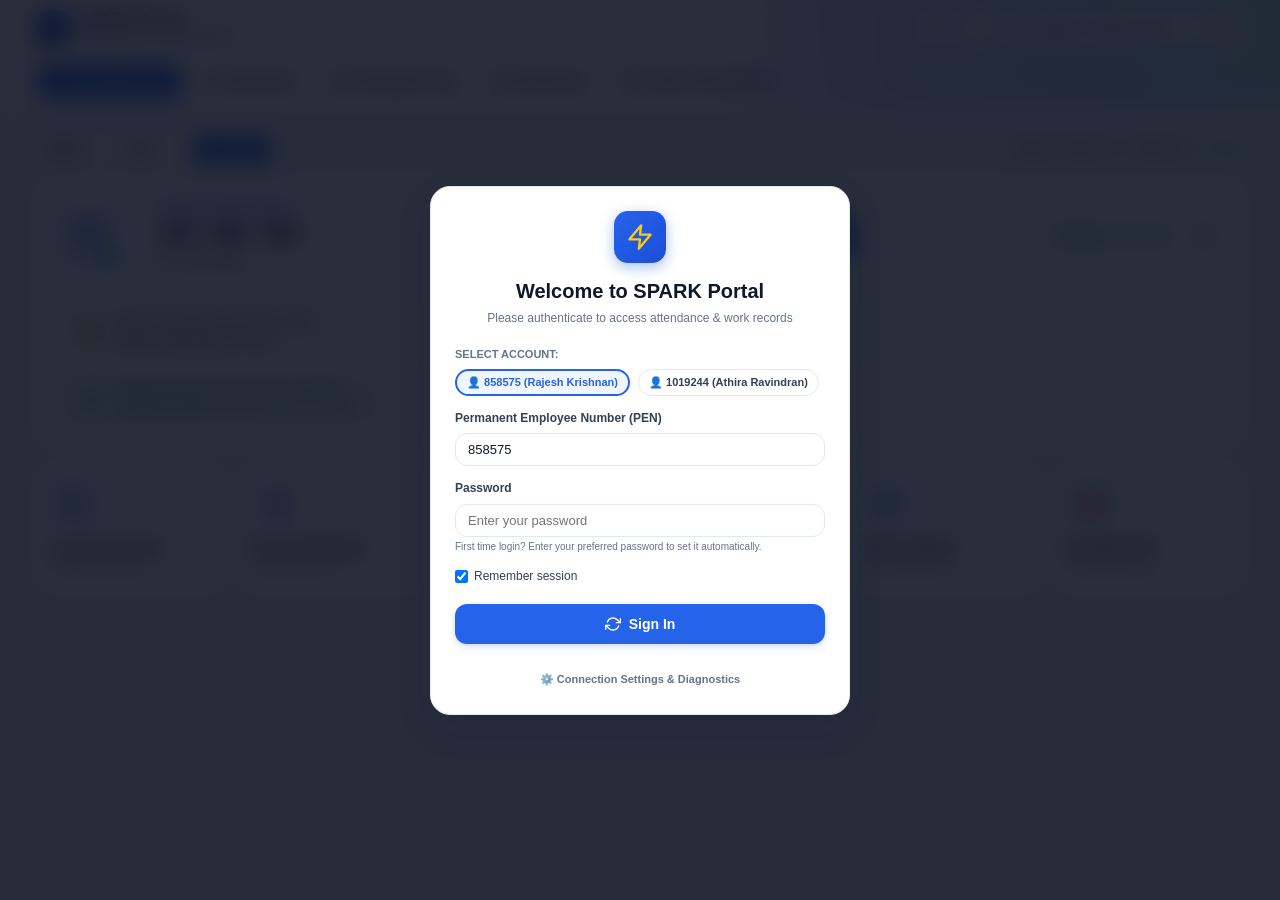
<file: spark/index.html>
<!DOCTYPE html>
<html lang="en">
<head>
  <meta charset="UTF-8">
  <meta name="viewport" content="width=device-width, initial-scale=1.0, maximum-scale=1.0, user-scalable=no">
  <title>SPARK Portal | Attendance & Work Diary</title>
  <meta name="mobile-web-app-capable" content="yes">
  <meta name="apple-mobile-web-app-capable" content="yes">
  <meta name="apple-mobile-web-app-status-bar-style" content="default">
  <meta name="apple-mobile-web-app-title" content="SPARK">
  <meta name="application-name" content="SPARK Portal">
  <meta name="theme-color" content="#2563eb">
  <link rel="manifest" href="manifest.json">
  <link rel="icon" type="image/png" sizes="192x192" href="https://img.icons8.com/fluency/192/flash-on.png">
  <link rel="apple-touch-icon" sizes="192x192" href="https://img.icons8.com/fluency/192/flash-on.png">
  <style>
    /* ========================================================================= */
    /* ULTRA-LEAN DESIGN SYSTEM: SYSTEM FONTS, CSS-ONLY CARDS, NATIVE PERFORMANCE */
    /* ========================================================================= */
    :root {
      --bg-body: #f4f6fb;
      --bg-card: #ffffff;
      --bg-card-subtle: #f8fafc;
      --border-card: #e2e8f0;
      --border-subtle: #edf2f7;
      --text-main: #0f172a;
      --text-secondary: #334155;
      --text-muted: #64748b;
      --text-light: #94a3b8;
      --primary: #2563eb;
      --primary-hover: #1d4ed8;
      --primary-subtle: #eff6ff;
      --primary-border: #bfdbfe;
      --success: #10b981;
      --success-hover: #059669;
      --success-subtle: #ecfdf5;
      --success-border: #a7f3d0;
      --warning: #f59e0b;
      --warning-subtle: #fffbeb;
      --warning-border: #fde68a;
      --danger: #ef4444;
      --danger-subtle: #fef2f2;
      --danger-border: #fecaca;
      --purple: #8b5cf6;
      --purple-subtle: #f5f3ff;
      --purple-border: #ddd6fe;
      --cyan: #06b6d4;
      --cyan-subtle: #ecfeff;
      --cyan-border: #a5f3fc;
      --navy-header: #091e3a;
      --navy-dark: #061528;
      --shadow-sm: 0 1px 3px rgba(15, 23, 42, 0.05);
      --shadow-md: 0 4px 12px -1px rgba(15, 23, 42, 0.06), 0 2px 4px -1px rgba(15, 23, 42, 0.04);
      --shadow-lg: 0 10px 25px -3px rgba(15, 23, 42, 0.08), 0 4px 6px -2px rgba(15, 23, 42, 0.05);
      --shadow-pop: 0 14px 34px rgba(15, 23, 42, 0.12);
      --radius-sm: 8px;
      --radius-md: 12px;
      --radius-lg: 16px;
      --radius-xl: 20px;
      --radius-pill: 9999px;
    }

    body.theme-dark {
      --bg-body: #0b1120;
      --bg-card: #151e32;
      --bg-card-subtle: #1a253e;
      --border-card: #22304e;
      --border-subtle: #1c2742;
      --text-main: #f8fafc;
      --text-secondary: #cbd5e1;
      --text-muted: #94a3b8;
      --text-light: #64748b;
      --primary-subtle: #1e293b;
      --primary-border: #3b82f6;
      --success-subtle: #064e3b;
      --success-border: #059669;
      --warning-subtle: #78350f;
      --warning-border: #d97706;
      --danger-subtle: #7f1d1d;
      --danger-border: #dc2626;
      --purple-subtle: #3b0764;
      --purple-border: #7c3aed;
      --cyan-subtle: #164e63;
      --cyan-border: #0891b2;
      --navy-header: #061122;
      --navy-dark: #030814;
      --shadow-sm: 0 1px 3px rgba(0, 0, 0, 0.3);
      --shadow-md: 0 4px 12px rgba(0, 0, 0, 0.4);
      --shadow-lg: 0 10px 25px rgba(0, 0, 0, 0.5);
      --shadow-pop: 0 14px 34px rgba(0, 0, 0, 0.6);
    }

    * {
      box-sizing: border-box;
      margin: 0;
      padding: 0;
      font-family: -apple-system, BlinkMacSystemFont, "Segoe UI", Roboto, "Helvetica Neue", Arial, sans-serif, "Apple Color Emoji", "Segoe UI Emoji", "Segoe UI Symbol";
      -webkit-tap-highlight-color: transparent;
    }

    body {
      background-color: var(--bg-body);
      color: var(--text-main);
      min-height: 100vh;
      display: flex;
      flex-direction: column;
      transition: background-color 0.2s ease, color 0.2s ease;
      line-height: 1.45;
      font-size: 14px;
    }

    /* TOP BANNER WITH CURVED ACCENT RIBBON */
    .header-banner {
      background: #ffffff;
      border-bottom: 1px solid var(--border-card);
      position: sticky;
      top: 0;
      z-index: 50;
      transition: background-color 0.2s ease;
    }
    body.theme-dark .header-banner {
      background: #111a2e;
    }
    .header-ribbon-decor {
      position: absolute;
      top: 0;
      right: 0;
      width: 55%;
      max-width: 700px;
      height: 100%;
      background: radial-gradient(circle at 100% 0%, rgba(16, 185, 129, 0.25) 0%, rgba(37, 99, 235, 0.2) 50%, transparent 80%);
      pointer-events: none;
      z-index: 1;
    }

    .container {
      max-width: 1240px;
      margin: 0 auto;
      padding: 0 16px;
      width: 100%;
    }

    /* TYPOGRAPHY HELPERS */
    h1, h2, h3, h4, h5 { font-weight: 700; color: var(--text-main); }
    .text-xs { font-size: 11px; }
    .text-sm { font-size: 12px; }
    .text-base { font-size: 14px; }
    .text-lg { font-size: 16px; }
    .text-xl { font-size: 20px; }
    .text-2xl { font-size: 24px; }
    .font-mono { font-family: ui-monospace, SFMono-Regular, Menlo, Monaco, Consolas, "Liberation Mono", "Courier New", monospace; }
    .font-bold { font-weight: 700; }
    .font-extrabold { font-weight: 800; }
    .font-black { font-weight: 900; }
    .text-muted { color: var(--text-muted); }
    .text-secondary { color: var(--text-secondary); }
    .text-primary { color: var(--primary); }
    .text-success { color: var(--success); }
    .text-warning { color: var(--warning); }
    .text-danger { color: var(--danger); }
    .text-purple { color: var(--purple); }

    /* BUTTONS */
    .btn {
      display: inline-flex;
      align-items: center;
      justify-content: center;
      gap: 6px;
      padding: 8px 16px;
      font-size: 13px;
      font-weight: 600;
      border-radius: var(--radius-md);
      border: 1px solid transparent;
      cursor: pointer;
      user-select: none;
      transition: all 0.15s ease;
      text-decoration: none;
      white-space: nowrap;
    }
    .btn:active { transform: scale(0.97); }
    .btn-primary { background: var(--primary); color: #ffffff; box-shadow: 0 2px 6px rgba(37, 99, 235, 0.25); }
    .btn-primary:hover { background: var(--primary-hover); }
    .btn-success { background: var(--success); color: #ffffff; box-shadow: 0 2px 6px rgba(16, 185, 129, 0.25); }
    .btn-success:hover { background: var(--success-hover); }
    .btn-secondary { background: var(--bg-card); color: var(--text-secondary); border-color: var(--border-card); }
    .btn-secondary:hover { background: var(--bg-card-subtle); color: var(--text-main); }
    .btn-danger { background: var(--danger); color: #ffffff; }
    .btn-danger:hover { background: #dc2626; }
    .btn-sm { padding: 6px 12px; font-size: 12px; border-radius: var(--radius-sm); }
    .btn-icon { width: 34px; height: 34px; padding: 0; border-radius: var(--radius-sm); display: inline-flex; align-items: center; justify-content: center; }

    /* CSS CARDS */
    .card {
      background: var(--bg-card);
      border: 1px solid var(--border-card);
      border-radius: var(--radius-lg);
      padding: 18px;
      box-shadow: var(--shadow-sm);
      transition: background-color 0.2s ease, border-color 0.2s ease, box-shadow 0.2s ease;
    }
    .card-hover:hover {
      box-shadow: var(--shadow-md);
      transform: translateY(-1px);
    }

    /* NAVIGATION PILLS */
    .nav-tabs {
      display: flex;
      align-items: center;
      gap: 6px;
      overflow-x: auto;
      -webkit-overflow-scrolling: touch;
      padding: 8px 2px 10px 2px;
      scrollbar-width: thin;
      scrollbar-color: rgba(37, 99, 235, 0.25) transparent;
      scroll-behavior: smooth;
    }
    .nav-tabs::-webkit-scrollbar {
      height: 3px;
    }
    .nav-tabs::-webkit-scrollbar-track {
      background: transparent;
    }
    .nav-tabs::-webkit-scrollbar-thumb {
      background: rgba(37, 99, 235, 0.25);
      border-radius: 9999px;
    }
    .nav-pill {
      display: inline-flex;
      align-items: center;
      gap: 7px;
      padding: 8px 16px;
      font-size: 13px;
      font-weight: 600;
      border-radius: var(--radius-md);
      color: var(--text-secondary);
      background: transparent;
      border: 1px solid transparent;
      cursor: pointer;
      user-select: none;
      transition: all 0.15s ease;
      white-space: nowrap;
      flex-shrink: 0;
    }
    .nav-pill:hover {
      background: var(--bg-card-subtle);
      color: var(--text-main);
    }
    .nav-pill.active {
      background: var(--primary);
      color: #ffffff;
      box-shadow: 0 4px 12px rgba(37, 99, 235, 0.3);
    }

    /* PERIOD CONTROL BAR */
    .period-bar {
      display: flex;
      align-items: center;
      justify-content: space-between;
      flex-wrap: wrap;
      gap: 12px;
      padding: 10px 0 16px 0;
    }
    .select-custom {
      appearance: none;
      -webkit-appearance: none;
      background: var(--bg-card) url("data:image/svg+xml,%3Csvg xmlns='http://www.w3.org/2000/svg' width='14' height='14' viewBox='0 0 24 24' fill='none' stroke='%2364748b' stroke-width='2' stroke-linecap='round' stroke-linejoin='round'%3E%3Cpolyline points='6 9 12 15 18 9'%3E%3C/polyline%3E%3C/svg%3E") no-repeat right 10px center;
      border: 1px solid var(--border-card);
      border-radius: var(--radius-md);
      padding: 6px 30px 6px 12px;
      font-size: 13px;
      font-weight: 600;
      color: var(--text-main);
      cursor: pointer;
      outline: none;
    }
    .select-custom:focus { border-color: var(--primary); }

    /* ATTENDANCE PUNCH CARD */
    .punch-card {
      background: var(--bg-card);
      border: 1px solid var(--border-card);
      border-radius: var(--radius-xl);
      padding: 22px;
      box-shadow: var(--shadow-sm);
      position: relative;
      overflow: hidden;
    }
    .punch-card-bg-leaves {
      position: absolute;
      bottom: -15px;
      left: 10px;
      opacity: 0.12;
      pointer-events: none;
      z-index: 0;
    }

    /* QUICK ACTION CARDS (6 PASTEL CARDS) */
    .quick-grid {
      display: grid;
      grid-template-columns: repeat(2, 1fr);
      gap: 12px;
    }
    @media (min-width: 640px) { .quick-grid { grid-template-columns: repeat(3, 1fr); } }
    @media (min-width: 1024px) { .quick-grid { grid-template-columns: repeat(6, 1fr); } }

    .action-card {
      background: var(--bg-card);
      border: 1px solid var(--border-card);
      border-radius: var(--radius-lg);
      padding: 16px;
      cursor: pointer;
      display: flex;
      flex-direction: column;
      justify-content: space-between;
      transition: all 0.18s ease;
      box-shadow: var(--shadow-sm);
    }
    .action-card:hover {
      transform: translateY(-2px);
      box-shadow: var(--shadow-md);
      border-color: var(--primary-border);
    }
    .action-icon-circle {
      width: 42px;
      height: 42px;
      border-radius: var(--radius-md);
      display: flex;
      align-items: center;
      justify-content: center;
      margin-bottom: 12px;
      transition: transform 0.18s ease;
    }
    .action-card:hover .action-icon-circle { transform: scale(1.06); }

    /* DARK NAVY PILL TABLE HEADER */
    .table-container {
      width: 100%;
      overflow-x: auto;
      border-radius: var(--radius-lg);
      background: var(--bg-card);
      border: 1px solid var(--border-card);
    }
    table.data-table {
      width: 100%;
      border-collapse: separate;
      border-spacing: 0;
      text-align: left;
      font-size: 13px;
    }
    table.data-table thead tr th {
      background-color: var(--navy-header);
      color: #ffffff;
      padding: 12px 14px;
      font-size: 12px;
      font-weight: 700;
      letter-spacing: 0.3px;
      border: none;
      white-space: nowrap;
    }
    table.data-table thead tr th:first-child { border-top-left-radius: 12px; border-bottom-left-radius: 12px; }
    table.data-table thead tr th:last-child { border-top-right-radius: 12px; border-bottom-right-radius: 12px; }
    table.data-table tbody tr {
      transition: background-color 0.12s ease;
      border-bottom: 1px solid var(--border-subtle);
    }
    table.data-table tbody tr:hover { background-color: var(--bg-card-subtle); }
    table.data-table tbody tr td {
      padding: 11px 14px;
      vertical-align: middle;
      border-bottom: 1px solid var(--border-card);
    }

    /* BADGES & PILLS */
    .badge-status {
      display: inline-flex;
      align-items: center;
      justify-content: center;
      min-width: 26px;
      height: 26px;
      padding: 0 4px;
      border-radius: 6px;
      font-size: 11px;
      font-weight: 800;
      color: #ffffff !important;
      box-sizing: border-box;
      line-height: 1;
    }
    .badge-status-p { background: #10b981 !important; color: #fff !important; }
    .badge-status-ph, .badge-status-h, .badge-status-lh { background: #f97316 !important; color: #fff !important; }
    .badge-status-od { background: #06b6d4 !important; color: #fff !important; }
    .badge-status-fnod, .badge-status-anod { background: #0284c7 !important; color: #fff !important; min-width: 34px; font-size: 10px; }
    .badge-status-a { background: #ef4444 !important; color: #fff !important; }
    .badge-status-cl { background: #e11d48 !important; color: #fff !important; min-width: 26px; }
    .badge-status-fncl, .badge-status-ancl { background: #f43f5e !important; color: #fff !important; min-width: 34px; font-size: 10px; }
    .badge-status-coff { background: #7c3aed !important; color: #fff !important; min-width: 36px; padding: 0 5px; font-size: 10.5px; }
    .badge-pill-soft {
      display: inline-flex;
      align-items: center;
      gap: 4px;
      padding: 3px 8px;
      border-radius: var(--radius-pill);
      font-size: 11px;
      font-weight: 600;
      white-space: nowrap;
    }
    .badge-late { background: #fff7ed; color: #ea580c; border: 1px solid #ffedd5; }
    body.theme-dark .badge-late { background: #431407; color: #fb923c; border-color: #7c2d12; }
    .badge-extra { background: #ecfdf5; color: #059669; border: 1px solid #d1fae5; }
    body.theme-dark .badge-extra { background: #064e3b; color: #34d399; border-color: #047857; }
    .badge-admin { background: #f5f3ff; color: #7c3aed; border: 1px solid #ddd6fe; font-weight: 700; padding: 2px 8px; border-radius: var(--radius-pill); }
    body.theme-dark .badge-admin { background: #3b0764; color: #c084fc; border-color: #6b21a8; }
    .badge-active { background: #ecfdf5; color: #10b981; border: 1px solid #a7f3d0; font-weight: 600; padding: 2px 8px; border-radius: var(--radius-pill); }
    body.theme-dark .badge-active { background: #064e3b; color: #34d399; border-color: #059669; }

    /* WORK DIARY EXPAND/COLLAPSE DAY CARDS */
    .day-card {
      background: var(--bg-card);
      border: 1px solid var(--border-card);
      border-radius: var(--radius-lg);
      margin-bottom: 12px;
      box-shadow: var(--shadow-sm);
      overflow: hidden;
      transition: all 0.15s ease;
    }
    .day-header {
      display: flex;
      align-items: center;
      justify-content: space-between;
      padding: 12px 16px;
      cursor: pointer;
      user-select: none;
      background: var(--bg-card);
      border-bottom: 1px solid transparent;
      transition: background-color 0.15s ease;
    }
    .day-header:hover { background: var(--bg-card-subtle); }
    .day-card.expanded .day-header { border-bottom-color: var(--border-card); }
    .day-chevron {
      transition: transform 0.2s cubic-bezier(0.16, 1, 0.3, 1);
      color: var(--text-muted);
    }
    .day-card.expanded .day-chevron { transform: rotate(180deg); }
    .day-body { display: none; padding: 12px 16px; }
    .day-card.expanded .day-body { display: block; }

    /* MOBILE 2-LINE ACTIVITY ROW VS DESKTOP SINGLE-LINE ROW */
    .activity-row {
      border-radius: var(--radius-md);
      border: 1px solid var(--border-card);
      padding: 10px 14px;
      margin-bottom: 8px;
      transition: all 0.15s ease;
    }
    .activity-row:last-child { margin-bottom: 0; }
    .activity-office { background: #f0fdf4; border-color: #dcfce7; }
    body.theme-dark .activity-office { background: #064e3b22; border-color: #064e3b55; }
    .activity-meeting { background: #faf5ff; border-color: #f3e8ff; }
    body.theme-dark .activity-meeting { background: #3b076422; border-color: #3b076455; }
    .activity-task { background: #eff6ff; border-color: #dbeafe; }
    body.theme-dark .activity-task { background: #1e3a8a22; border-color: #1e3a8a55; }
    .activity-od { background: #ecfeff; border-color: #cffafe; }
    body.theme-dark .activity-od { background: #164e6322; border-color: #164e6355; }

    @media (max-width: 640px) {
      .activity-row {
        display: flex;
        flex-direction: column;
        gap: 6px;
      }
      .activity-line1 {
        display: flex;
        align-items: center;
        justify-content: space-between;
        gap: 8px;
        width: 100%;
      }
      .activity-title-group {
        display: flex;
        align-items: center;
        gap: 6px;
        overflow: hidden;
      }
      .activity-title {
        font-weight: 700;
        font-size: 13px;
        color: var(--text-main);
        white-space: nowrap;
        overflow: hidden;
        text-overflow: ellipsis;
      }
      .activity-line2 {
        display: flex;
        align-items: center;
        justify-content: space-between;
        gap: 8px;
        font-size: 11px;
        color: var(--text-muted);
        padding-left: 2px;
      }
      .activity-desc {
        overflow: hidden;
        text-overflow: ellipsis;
        white-space: nowrap;
        flex: 1;
      }
      .activity-actions {
        display: flex;
        align-items: center;
        gap: 6px;
        flex-shrink: 0;
      }
    }

    @media (min-width: 641px) {
      .activity-row {
        display: flex;
        align-items: center;
        justify-content: space-between;
        gap: 12px;
      }
      .activity-left {
        display: flex;
        align-items: center;
        gap: 10px;
        flex: 1;
        overflow: hidden;
      }
      .activity-line1 {
        display: flex;
        align-items: center;
        gap: 8px;
      }
      .activity-title {
        font-weight: 700;
        font-size: 13px;
        color: var(--text-main);
        white-space: nowrap;
      }
      .activity-desc {
        font-size: 12px;
        color: var(--text-muted);
        white-space: nowrap;
        overflow: hidden;
        text-overflow: ellipsis;
      }
      .activity-right {
        display: flex;
        align-items: center;
        gap: 10px;
        flex-shrink: 0;
      }
    }

    /* PROFILE DROPDOWN MENU */
    .profile-dropdown-menu {
      position: absolute;
      top: 50px;
      right: 0;
      width: 200px;
      background: var(--bg-card);
      border: 1px solid var(--border-card);
      border-radius: var(--radius-lg);
      box-shadow: var(--shadow-pop);
      padding: 6px;
      display: none;
      z-index: 100;
      animation: menuSlideDown 0.15s ease-out;
    }
    .profile-dropdown-menu.show { display: block; }
    @keyframes menuSlideDown {
      from { opacity: 0; transform: translateY(-6px); }
      to { opacity: 1; transform: translateY(0); }
    }
    .dropdown-item {
      display: flex;
      align-items: center;
      gap: 10px;
      padding: 9px 12px;
      border-radius: var(--radius-md);
      font-size: 13px;
      font-weight: 600;
      color: var(--text-secondary);
      cursor: pointer;
      transition: background 0.12s ease;
      text-decoration: none;
      border: none;
      width: 100%;
      background: transparent;
      text-align: left;
    }
    .dropdown-item:hover { background: var(--bg-card-subtle); color: var(--text-main); }
    .dropdown-item.active { background: var(--primary-subtle); color: var(--primary); }
    .dropdown-item.danger { color: var(--danger); }
    .dropdown-item.danger:hover { background: var(--danger-subtle); color: #dc2626; }

    /* MODALS */
    .modal-overlay {
      position: fixed;
      inset: 0;
      background: rgba(15, 23, 42, 0.55);
      backdrop-filter: blur(4px);
      -webkit-backdrop-filter: blur(4px);
      display: none;
      align-items: center;
      justify-content: center;
      padding: 16px;
      z-index: 1000;
    }
    .modal-overlay.show { display: flex !important; }
    .modal-box {
      background: var(--bg-card);
      border: 1px solid var(--border-card);
      border-radius: var(--radius-xl);
      padding: 24px;
      width: 100%;
      max-width: 500px;
      box-shadow: var(--shadow-pop);
      max-height: 90vh;
      overflow-y: auto;
      animation: modalScale 0.18s cubic-bezier(0.16, 1, 0.3, 1);
    }
    @keyframes modalScale {
      from { opacity: 0; transform: scale(0.96); }
      to { opacity: 1; transform: scale(1); }
    }

    /* FORM CONTROLS */
    .form-group { margin-bottom: 14px; }
    .form-label { display: block; font-size: 12px; font-weight: 700; color: var(--text-secondary); margin-bottom: 6px; }
    .form-input, .form-select, .form-textarea {
      width: 100%;
      background: var(--bg-card);
      border: 1px solid var(--border-card);
      border-radius: var(--radius-md);
      padding: 8px 12px;
      font-size: 13px;
      color: var(--text-main);
      outline: none;
      transition: border-color 0.15s ease;
    }
    .form-input:focus, .form-select:focus, .form-textarea:focus { border-color: var(--primary); }

    /* FILTER PILLS */
    .filter-pill {
      background: var(--bg-card);
      border: 1px solid var(--border-card);
      color: var(--text-secondary);
      border-radius: var(--radius-pill);
      padding: 5px 12px;
      font-size: 12px;
      font-weight: 600;
      cursor: pointer;
      user-select: none;
      transition: all 0.12s ease;
    }
    .filter-pill:hover { background: var(--bg-card-subtle); color: var(--text-main); }
    .filter-pill.active { background: var(--primary); color: #ffffff; border-color: var(--primary); }

    /* UTILITY CLASSES */
    .flex { display: flex; }
    .flex-col { flex-direction: column; }
    .items-center { align-items: center; }
    .justify-between { justify-content: space-between; }
    .justify-center { justify-content: center; }
    .gap-1 { gap: 4px; }
    .gap-2 { gap: 8px; }
    .gap-3 { gap: 12px; }
    .gap-4 { gap: 16px; }
    .w-full { width: 100%; }
    .relative { position: relative; }
    .hidden { display: none; }

    /* LOADING SPINNER ANIMATION */
    @keyframes spin {
      from { transform: rotate(0deg); }
      to { transform: rotate(360deg); }
    }
    .spin {
      animation: spin 0.8s linear infinite !important;
      display: inline-block !important;
      transform-origin: center center !important;
    }

    /* ========================================================================= */
    /* RESPONSIVE DESIGN & MOBILE OPTIMIZATIONS (HEADER & NAVIGATION)            */
    /* ========================================================================= */
    .header-top-row {
      display: flex;
      align-items: center;
      justify-content: space-between;
      min-height: 56px;
      padding: 6px 0;
    }
    .header-brand-title {
      font-weight: 800;
      font-size: 16px;
      letter-spacing: -0.3px;
      line-height: 1.1;
      color: var(--text-main);
      white-space: nowrap;
    }
    .header-actions-group {
      display: flex;
      align-items: center;
      gap: 8px;
    }

    @media (max-width: 640px) {
      .header-top-row {
        min-height: 50px;
        padding: 4px 0;
      }
      .header-brand-title {
        font-size: 14px !important;
      }
      #headerUserSubtitle {
        font-size: 10px !important;
        max-width: 130px;
        white-space: nowrap;
        overflow: hidden;
        text-overflow: ellipsis;
      }
      #headerUserNamePill {
        max-width: 72px !important;
        font-size: 11px !important;
      }
      .header-actions-group {
        gap: 5px !important;
      }
      .header-actions-group .btn-icon {
        width: 32px !important;
        height: 32px !important;
      }
      #userProfileBtn {
        padding: 4px 8px !important;
        gap: 5px !important;
        font-size: 11px !important;
      }
      .header-direct-logout {
        display: none !important; /* Mobile: Logout is accessible right inside profile dropdown */
      }
      .pwa-btn-label {
        display: none; /* Icon-only on small mobile screens */
      }

      /* Compact mobile navigation pills */
      .nav-tabs {
        gap: 5px;
        padding: 4px 2px 8px 2px;
      }
      .nav-pill {
        padding: 6px 12px;
        font-size: 12px;
        gap: 5px;
      }
      .nav-pill svg {
        width: 13px;
        height: 13px;
      }
    }
  </style>
</head>

<body>
<!-- ========================================================================= -->
<!-- INLINE SVG SYMBOL SPRITE: 0KB NETWORK DOWNLOAD, 100% OFFLINE, INSTANT     -->
<!-- ========================================================================= -->
<svg xmlns="http://www.w3.org/2000/svg" style="display: none;">
  <defs>
    <symbol id="icon-lightning" viewBox="0 0 24 24" fill="none" stroke="currentColor" stroke-width="2" stroke-linecap="round" stroke-linejoin="round">
      <polygon points="13 2 3 14 12 14 11 22 21 10 12 10 13 2"></polygon>
    </symbol>
    <symbol id="icon-sun" viewBox="0 0 24 24" fill="none" stroke="currentColor" stroke-width="2" stroke-linecap="round" stroke-linejoin="round">
      <circle cx="12" cy="12" r="5"></circle>
      <line x1="12" y1="1" x2="12" y2="3"></line>
      <line x1="12" y1="21" x2="12" y2="23"></line>
      <line x1="4.22" y1="4.22" x2="5.64" y2="5.64"></line>
      <line x1="18.36" y1="18.36" x2="19.78" y2="19.78"></line>
      <line x1="1" y1="12" x2="3" y2="12"></line>
      <line x1="21" y1="12" x2="23" y2="12"></line>
      <line x1="4.22" y1="19.78" x2="5.64" y2="18.36"></line>
      <line x1="18.36" y1="5.64" x2="19.78" y2="4.22"></line>
    </symbol>
    <symbol id="icon-moon" viewBox="0 0 24 24" fill="none" stroke="currentColor" stroke-width="2" stroke-linecap="round" stroke-linejoin="round">
      <path d="M21 12.79A9 9 0 1 1 11.21 3 7 7 0 0 0 21 12.79z"></path>
    </symbol>
    <symbol id="icon-export" viewBox="0 0 24 24" fill="none" stroke="currentColor" stroke-width="2" stroke-linecap="round" stroke-linejoin="round">
      <path d="M21 15v4a2 2 0 0 1-2 2H5a2 2 0 0 1-2-2v-4"></path>
      <polyline points="7 10 12 15 17 10"></polyline>
      <line x1="12" y1="15" x2="12" y2="3"></line>
    </symbol>
    <symbol id="icon-user" viewBox="0 0 24 24" fill="none" stroke="currentColor" stroke-width="2" stroke-linecap="round" stroke-linejoin="round">
      <path d="M20 21v-2a4 4 0 0 0-4-4H8a4 4 0 0 0-4 4v2"></path>
      <circle cx="12" cy="7" r="4"></circle>
    </symbol>
    <symbol id="icon-users" viewBox="0 0 24 24" fill="none" stroke="currentColor" stroke-width="2" stroke-linecap="round" stroke-linejoin="round">
      <path d="M17 21v-2a4 4 0 0 0-4-4H5a4 4 0 0 0-4 4v2"></path>
      <circle cx="9" cy="7" r="4"></circle>
      <path d="M23 21v-2a4 4 0 0 0-3-3.87"></path>
      <path d="M16 3.13a4 4 0 0 1 0 7.75"></path>
    </symbol>
    <symbol id="icon-search" viewBox="0 0 24 24" fill="none" stroke="currentColor" stroke-width="2" stroke-linecap="round" stroke-linejoin="round">
      <circle cx="11" cy="11" r="8"></circle>
      <line x1="21" y1="21" x2="16.65" y2="16.65"></line>
    </symbol>
    <symbol id="icon-logout" viewBox="0 0 24 24" fill="none" stroke="currentColor" stroke-width="2" stroke-linecap="round" stroke-linejoin="round">
      <path d="M9 21H5a2 2 0 0 1-2-2V5a2 2 0 0 1 2-2h4"></path>
      <polyline points="16 17 21 12 16 7"></polyline>
      <line x1="21" y1="12" x2="9" y2="12"></line>
    </symbol>
    <symbol id="icon-chevron-down" viewBox="0 0 24 24" fill="none" stroke="currentColor" stroke-width="2" stroke-linecap="round" stroke-linejoin="round">
      <polyline points="6 9 12 15 18 9"></polyline>
    </symbol>
    <symbol id="icon-chevron-up" viewBox="0 0 24 24" fill="none" stroke="currentColor" stroke-width="2" stroke-linecap="round" stroke-linejoin="round">
      <polyline points="18 15 12 9 6 15"></polyline>
    </symbol>
    <symbol id="icon-clock" viewBox="0 0 24 24" fill="none" stroke="currentColor" stroke-width="2" stroke-linecap="round" stroke-linejoin="round">
      <circle cx="12" cy="12" r="10"></circle>
      <polyline points="12 6 12 12 16 14"></polyline>
    </symbol>
    <symbol id="icon-history" viewBox="0 0 24 24" fill="none" stroke="currentColor" stroke-width="2" stroke-linecap="round" stroke-linejoin="round">
      <path d="M3 12a9 9 0 1 0 9-9 9.75 9.75 0 0 0-6.74 2.74L3 8"></path>
      <polyline points="3 3 3 8 8 8"></polyline>
      <polyline points="12 7 12 12 15 15"></polyline>
    </symbol>
    <symbol id="icon-calendar" viewBox="0 0 24 24" fill="none" stroke="currentColor" stroke-width="2" stroke-linecap="round" stroke-linejoin="round">
      <rect x="3" y="4" width="18" height="18" rx="2" ry="2"></rect>
      <line x1="16" y1="2" x2="16" y2="6"></line>
      <line x1="8" y1="2" x2="8" y2="6"></line>
      <line x1="3" y1="10" x2="21" y2="10"></line>
    </symbol>
    <symbol id="icon-calendar-check" viewBox="0 0 24 24" fill="none" stroke="currentColor" stroke-width="2" stroke-linecap="round" stroke-linejoin="round">
      <rect x="3" y="4" width="18" height="18" rx="2" ry="2"></rect>
      <line x1="16" y1="2" x2="16" y2="6"></line>
      <line x1="8" y1="2" x2="8" y2="6"></line>
      <line x1="3" y1="10" x2="21" y2="10"></line>
      <polyline points="9 16 11 18 15 14"></polyline>
    </symbol>
    <symbol id="icon-login" viewBox="0 0 24 24" fill="none" stroke="currentColor" stroke-width="2" stroke-linecap="round" stroke-linejoin="round">
      <path d="M15 3h4a2 2 0 0 1 2 2v14a2 2 0 0 1-2 2h-4"></path>
      <polyline points="10 17 15 12 10 7"></polyline>
      <line x1="15" y1="12" x2="3" y2="12"></line>
    </symbol>
    <symbol id="icon-logout-box" viewBox="0 0 24 24" fill="none" stroke="currentColor" stroke-width="2" stroke-linecap="round" stroke-linejoin="round">
      <path d="M9 21H5a2 2 0 0 1-2-2V5a2 2 0 0 1 2-2h4"></path>
      <polyline points="16 17 21 12 16 7"></polyline>
      <line x1="21" y1="12" x2="9" y2="12"></line>
    </symbol>
    <symbol id="icon-reset" viewBox="0 0 24 24" fill="none" stroke="currentColor" stroke-width="2" stroke-linecap="round" stroke-linejoin="round">
      <path d="M21.5 2v6h-6"></path>
      <path d="M21.34 15.57a10 10 0 1 1-.57-8.38l5.67-5.67"></path>
    </symbol>
    <symbol id="icon-key" viewBox="0 0 24 24" fill="none" stroke="currentColor" stroke-width="2" stroke-linecap="round" stroke-linejoin="round">
      <path d="m21 2-2 2m-1.5 1.5L14 9a5 5 0 1 0 3 3l3.5-3.5L21 8l-1.5-1.5L21 5l-2-2z"></path>
      <circle cx="7.5" cy="15.5" r="1.5"></circle>
    </symbol>
    <symbol id="icon-award" viewBox="0 0 24 24" fill="none" stroke="currentColor" stroke-width="2" stroke-linecap="round" stroke-linejoin="round">
      <circle cx="12" cy="8" r="7"></circle>
      <polyline points="8.21 13.89 7 23 12 20 17 23 15.79 13.88"></polyline>
    </symbol>
    <symbol id="icon-video" viewBox="0 0 24 24" fill="none" stroke="currentColor" stroke-width="2" stroke-linecap="round" stroke-linejoin="round">
      <polygon points="23 7 16 12 23 17 23 7"></polygon>
      <rect x="1" y="5" width="15" height="14" rx="2" ry="2"></rect>
    </symbol>
    <symbol id="icon-check-square" viewBox="0 0 24 24" fill="none" stroke="currentColor" stroke-width="2" stroke-linecap="round" stroke-linejoin="round">
      <polyline points="9 11 12 14 22 4"></polyline>
      <path d="M21 12v7a2 2 0 0 1-2 2H5a2 2 0 0 1-2-2V5a2 2 0 0 1 2-2h11"></path>
    </symbol>
    <symbol id="icon-file-text" viewBox="0 0 24 24" fill="none" stroke="currentColor" stroke-width="2" stroke-linecap="round" stroke-linejoin="round">
      <path d="M14 2H6a2 2 0 0 0-2 2v16a2 2 0 0 0 2 2h12a2 2 0 0 0 2-2V8z"></path>
      <polyline points="14 2 14 8 20 8"></polyline>
      <line x1="16" y1="13" x2="8" y2="13"></line>
      <line x1="16" y1="17" x2="8" y2="17"></line>
      <polyline points="10 9 9 9 8 9"></polyline>
    </symbol>
    <symbol id="icon-palmtree" viewBox="0 0 24 24" fill="none" stroke="currentColor" stroke-width="2" stroke-linecap="round" stroke-linejoin="round">
      <path d="M13 8c0-2.76-2.46-5-5.5-5S2 5.24 2 8h11z"></path>
      <path d="M13 7.14A5.82 5.82 0 0 1 16.5 6c3.04 0 5.5 2.24 5.5 5h-8.5v-3.86z"></path>
      <path d="M5.8 8.64a7.84 7.84 0 0 0-2.3 5.36h5.8A7.8 7.8 0 0 1 5.8 8.64z"></path>
      <path d="M18.2 8.64a7.84 7.84 0 0 1 2.3 5.36h-5.8a7.8 7.8 0 0 0 3.5-5.36z"></path>
      <path d="M12 10v12"></path>
    </symbol>
    <symbol id="icon-file-down" viewBox="0 0 24 24" fill="none" stroke="currentColor" stroke-width="2" stroke-linecap="round" stroke-linejoin="round">
      <path d="M14 2H6a2 2 0 0 0-2 2v16a2 2 0 0 0 2 2h12a2 2 0 0 0 2-2V8z"></path>
      <polyline points="14 2 14 8 20 8"></polyline>
      <polyline points="12 18 12 12"></polyline>
      <polyline points="9 15 12 18 15 15"></polyline>
    </symbol>
    <symbol id="icon-briefcase" viewBox="0 0 24 24" fill="none" stroke="currentColor" stroke-width="2" stroke-linecap="round" stroke-linejoin="round">
      <rect x="2" y="7" width="20" height="14" rx="2" ry="2"></rect>
      <path d="M16 21V5a2 2 0 0 0-2-2h-4a2 2 0 0 0-2 2v16"></path>
    </symbol>
    <symbol id="icon-laptop" viewBox="0 0 24 24" fill="none" stroke="currentColor" stroke-width="2" stroke-linecap="round" stroke-linejoin="round">
      <rect x="2" y="3" width="20" height="14" rx="2" ry="2"></rect>
      <line x1="2" y1="20" x2="22" y2="20"></line>
    </symbol>
    <symbol id="icon-pie" viewBox="0 0 24 24" fill="none" stroke="currentColor" stroke-width="2" stroke-linecap="round" stroke-linejoin="round">
      <path d="M21.21 15.89A10 10 0 1 1 8 2.83"></path>
      <path d="M22 12A10 10 0 0 0 12 2v10z"></path>
    </symbol>
    <symbol id="icon-layers" viewBox="0 0 24 24" fill="none" stroke="currentColor" stroke-width="2" stroke-linecap="round" stroke-linejoin="round">
      <polygon points="12 2 2 7 12 12 22 7 12 2"></polygon>
      <polyline points="2 17 12 22 22 17"></polyline>
      <polyline points="2 12 12 17 22 12"></polyline>
    </symbol>
    <symbol id="icon-filter" viewBox="0 0 24 24" fill="none" stroke="currentColor" stroke-width="2" stroke-linecap="round" stroke-linejoin="round">
      <polygon points="22 3 2 3 10 12.46 10 19 14 21 14 12.46 22 3"></polygon>
    </symbol>
    <symbol id="icon-edit" viewBox="0 0 24 24" fill="none" stroke="currentColor" stroke-width="2" stroke-linecap="round" stroke-linejoin="round">
      <path d="M12 20h9"></path>
      <path d="M16.5 3.5a2.121 2.121 0 0 1 3 3L7 19l-4 1 1-4L16.5 3.5z"></path>
    </symbol>
    <symbol id="icon-trash" viewBox="0 0 24 24" fill="none" stroke="currentColor" stroke-width="2" stroke-linecap="round" stroke-linejoin="round">
      <polyline points="3 6 5 6 21 6"></polyline>
      <path d="M19 6v14a2 2 0 0 1-2 2H7a2 2 0 0 1-2-2V6m3 0V4a2 2 0 0 1 2-2h4a2 2 0 0 1 2 2v2"></path>
    </symbol>
    <symbol id="icon-refresh" viewBox="0 0 24 24" fill="none" stroke="currentColor" stroke-width="2" stroke-linecap="round" stroke-linejoin="round">
      <polyline points="23 4 23 10 17 10"></polyline>
      <polyline points="1 20 1 14 7 14"></polyline>
      <path d="M3.51 9a9 9 0 0 1 14.85-3.36L23 10M1 14l4.64 4.36A9 9 0 0 0 20.49 15"></path>
    </symbol>
    <symbol id="icon-close" viewBox="0 0 24 24" fill="none" stroke="currentColor" stroke-width="2" stroke-linecap="round" stroke-linejoin="round">
      <line x1="18" y1="6" x2="6" y2="18"></line>
      <line x1="6" y1="6" x2="18" y2="18"></line>
    </symbol>
    <symbol id="icon-settings" viewBox="0 0 24 24" fill="none" stroke="currentColor" stroke-width="2" stroke-linecap="round" stroke-linejoin="round">
      <circle cx="12" cy="12" r="3"></circle>
      <path d="M19.4 15a1.65 1.65 0 0 0 .33 1.82l.06.06a2 2 0 0 1 0 2.83 2 2 0 0 1-2.83 0l-.06-.06a1.65 1.65 0 0 0-1.82-.33 1.65 1.65 0 0 0-1 1.51V21a2 2 0 0 1-2 2 2 2 0 0 1-2-2v-.09A1.65 1.65 0 0 0 9 19.4a1.65 1.65 0 0 0-1.82.33l-.06.06a2 2 0 0 1-2.83 0 2 2 0 0 1 0-2.83l.06-.06a1.65 1.65 0 0 0 .33-1.82 1.65 1.65 0 0 0-1.51-1H3a2 2 0 0 1-2-2 2 2 0 0 1 2-2h.09A1.65 1.65 0 0 0 4.6 9a1.65 1.65 0 0 0-.33-1.82l-.06-.06a2 2 0 0 1 0-2.83 2 2 0 0 1 2.83 0l.06.06a1.65 1.65 0 0 0 1.82.33H9a1.65 1.65 0 0 0 1-1.51V3a2 2 0 0 1 2-2 2 2 0 0 1 2 2v.09a1.65 1.65 0 0 0 1 1.51 1.65 1.65 0 0 0 1.82-.33l.06-.06a2 2 0 0 1 2.83 0 2 2 0 0 1 0 2.83l-.06.06a1.65 1.65 0 0 0-.33 1.82V9a1.65 1.65 0 0 0 1.51 1H21a2 2 0 0 1 2 2 2 2 0 0 1-2 2h-.09a1.65 1.65 0 0 0-1.51 1z"></path>
    </symbol>
    <symbol id="icon-swap" viewBox="0 0 24 24" fill="none" stroke="currentColor" stroke-width="2" stroke-linecap="round" stroke-linejoin="round">
      <polyline points="17 1 21 5 17 9"></polyline>
      <path d="M3 11V9a4 4 0 0 1 4-4h14"></path>
      <polyline points="7 23 3 19 7 15"></polyline>
      <path d="M21 13v2a4 4 0 0 1-4 4H3"></path>
    </symbol>
    <symbol id="icon-info" viewBox="0 0 24 24" fill="none" stroke="currentColor" stroke-width="2" stroke-linecap="round" stroke-linejoin="round">
      <circle cx="12" cy="12" r="10"></circle>
      <line x1="12" y1="16" x2="12" y2="12"></line>
      <line x1="12" y1="8" x2="12.01" y2="8"></line>
    </symbol>
  </defs>
</svg>

<!-- ========================================================================= -->
<!-- TOP HEADER BAR WITH BRAND, CURVED ACCENT & USER PROFILE DROPDOWN           -->
<!-- ========================================================================= -->
<header class="header-banner">
  <div class="header-ribbon-decor"></div>
  <div class="container relative" style="z-index: 10;">
    <div class="header-top-row">
      
      <!-- Left: Logo & Portal Title -->
      <div style="display: flex; align-items: center; gap: 10px; min-width: 0;">
        <div style="width: 34px; height: 34px; border-radius: 10px; background: linear-gradient(135deg, #2563eb, #1d4ed8); display: flex; align-items: center; justify-content: center; box-shadow: 0 4px 10px rgba(37,99,235,0.3); color: #facc15; flex-shrink: 0;">
          <svg style="width: 18px; height: 18px;"><use href="#icon-lightning"></use></svg>
        </div>
        <div style="min-width: 0;">
          <div class="header-brand-title">SPARK Portal</div>
          <div style="font-size: 11px; color: var(--text-muted); font-weight: 600;" id="headerUserSubtitle">Rajesh Krishnan R K &bull; ADMIN</div>
        </div>
      </div>

      <!-- Right: Action Buttons & Profile Pill -->
      <div class="header-actions-group">
        
        <!-- PWA Install Button (Appears when installable or triggers guide) -->
        <button id="btnPwaInstall" onclick="handlePwaInstallClick()" class="btn btn-primary btn-sm" style="display: none; padding: 4px 10px; font-size: 11px; gap: 5px; border-radius: var(--radius-pill);" title="Install SPARK Web App">
          <svg style="width: 14px; height: 14px;"><use href="#icon-lightning"></use></svg>
          <span class="pwa-btn-label">Install App</span>
        </button>

        <!-- Export / Download PDF -->
        <button onclick="downloadMonthlyPdf()" class="btn btn-secondary btn-icon" title="Download Monthly PDF">
          <svg style="width: 16px; height: 16px;"><use href="#icon-export"></use></svg>
        </button>

        <!-- Theme Toggle -->
        <button onclick="toggleTheme()" class="btn btn-secondary btn-icon" title="Toggle Light / Dark Theme">
          <svg id="themeIconSun" style="width: 16px; height: 16px; color: #f59e0b;"><use href="#icon-sun"></use></svg>
          <svg id="themeIconMoon" style="width: 16px; height: 16px; display: none;"><use href="#icon-moon"></use></svg>
        </button>

        <!-- User Profile Pill & Dropdown -->
        <div class="relative">
          <button onclick="toggleProfileDropdown(event)" id="userProfileBtn" class="btn btn-secondary" style="border-radius: var(--radius-pill); padding: 5px 12px; gap: 8px; font-weight: 600;">
            <svg style="width: 15px; height: 15px; color: var(--primary);"><use href="#icon-user"></use></svg>
            <span id="headerUserNamePill" style="max-width: 160px; overflow: hidden; text-overflow: ellipsis; white-space: nowrap;">Rajesh Krishnan R K (858...)</span>
            <svg style="width: 12px; height: 12px; color: var(--text-muted);"><use href="#icon-chevron-down"></use></svg>
          </button>

          <!-- Floating Profile Dropdown Menu (Matches Image media_1794794507228_3544410f) -->
          <div id="profileDropdownMenu" class="profile-dropdown-menu">
            <button onclick="openChangePasswordModal(); closeProfileDropdown();" class="dropdown-item">
              <svg style="width: 15px; height: 15px; color: var(--text-muted);"><use href="#icon-settings"></use></svg>
              <span>Profile</span>
            </button>
            <button onclick="switchTab('admin'); closeProfileDropdown();" id="profileMenuUserMgmt" class="dropdown-item active">
              <svg style="width: 15px; height: 15px; color: var(--primary);"><use href="#icon-users"></use></svg>
              <span>User Management</span>
            </button>
            <button onclick="openConfigBackendModal(); closeProfileDropdown();" class="dropdown-item">
              <svg style="width: 15px; height: 15px; color: var(--text-muted);"><use href="#icon-settings"></use></svg>
              <span>Settings</span>
            </button>
            <button onclick="handlePwaInstallClick(); closeProfileDropdown();" class="dropdown-item" id="profileMenuInstallApp">
              <svg style="width: 15px; height: 15px; color: var(--primary);"><use href="#icon-lightning"></use></svg>
              <span>Install App (PWA)</span>
            </button>
            <div style="height: 1px; background: var(--border-subtle); margin: 4px 0;"></div>
            <button onclick="handleLogout()" class="dropdown-item danger">
              <svg style="width: 15px; height: 15px;"><use href="#icon-logout"></use></svg>
              <span>Logout</span>
            </button>
          </div>
        </div>

        <!-- Direct Logout Button -->
        <button onclick="handleLogout()" class="btn btn-secondary btn-icon header-direct-logout" style="color: var(--danger); border-color: var(--danger-border);" title="Logout">
          <svg style="width: 16px; height: 16px;"><use href="#icon-logout"></use></svg>
        </button>

      </div>
    </div>

    <!-- PRIMARY NAVIGATION TABS (ADMINISTRATION MOVED TO PROFILE DROPDOWN MATCHING MOCKUP) -->
    <nav class="nav-tabs">
      <button onclick="switchTab('quick')" id="navTabQuick" class="nav-pill active">
        <svg style="width: 15px; height: 15px;"><use href="#icon-lightning"></use></svg>
        <span>Quick Actions</span>
      </button>
      <button onclick="switchTab('dash')" id="navTabDash" class="nav-pill">
        <svg style="width: 15px; height: 15px;"><use href="#icon-pie"></use></svg>
        <span>Dashboard</span>
      </button>
      <button onclick="switchTab('attendance')" id="navTabAttendance" class="nav-pill">
        <svg style="width: 15px; height: 15px;"><use href="#icon-calendar-check"></use></svg>
        <span>Attendance Log</span>
      </button>
      <button onclick="switchTab('timeline')" id="navTabTimeline" class="nav-pill">
        <svg style="width: 15px; height: 15px;"><use href="#icon-calendar"></use></svg>
        <span>Work Diary</span>
      </button>
      <button onclick="switchTab('leaveRegister')" id="navTabLeaveRegister" class="nav-pill">
        <svg style="width: 15px; height: 15px;"><use href="#icon-layers"></use></svg>
        <span>Leave &amp; OD Register</span>
      </button>
    </nav>
  </div>
</header>

<!-- MAIN APP BODY -->
<main class="container" style="padding-top: 16px; padding-bottom: 40px; flex: 1;">

  <!-- PERIOD CONTROL BAR -->
  <div class="period-bar">
    <div style="display: flex; align-items: center; gap: 8px; flex-wrap: wrap;">
      <select id="selYear" onchange="handleYearChange(this.value)" class="select-custom">
        <option value="2024">2024</option>
        <option value="2025">2025</option>
        <option value="2026" selected>2026</option>
        <option value="2027">2027</option>
      </select>
      
      <select id="selMonth" onchange="handleMonthChange(this.value)" class="select-custom">
        <option value="01">Jan</option>
        <option value="02">Feb</option>
        <option value="03">Mar</option>
        <option value="04">Apr</option>
        <option value="05">May</option>
        <option value="06">Jun</option>
        <option value="07">Jul</option>
        <option value="08">Aug</option>
        <option value="09">Sep</option>
        <option value="10">Oct</option>
        <option value="11" selected>Nov</option>
        <option value="12">Dec</option>
      </select>

      <button onclick="handleGlobalLoad(true)" id="btnGlobalLoad" class="btn btn-primary btn-sm" title="Sync & Reload Fresh from Google Sheet">
        <svg id="loadSpinnerIcon" style="width: 14px; height: 14px;"><use href="#icon-refresh"></use></svg>
        <span id="globalLoadText">Sync</span>
      </button>
    </div>

    <!-- Right Window & Cache Info -->
    <div style="display: flex; align-items: center; gap: 8px; font-size: 12px; color: var(--text-muted);">
      <span id="globalActiveWindowLabel" style="font-weight: 600;">Month: 01 Nov 26 &rarr; 30 Nov 26</span>
      <span>&bull;</span>
      <span style="display: inline-flex; align-items: center; gap: 5px; font-weight: 700; color: var(--success);" id="globalCacheStatus">
        <span style="width: 7px; height: 7px; border-radius: 50%; background: #10b981; display: inline-block;"></span>
        <span>Live</span>
      </span>
    </div>
  </div>

  <!-- ===================================================================== -->
  <!-- TAB 1: QUICK ACTIONS (LANDING VIEW - MATCHES IMAGE 1)                  -->
  <!-- ===================================================================== -->
  <section id="viewQuick" style="display: block;">
    
    <!-- ATTENDANCE PUNCH CARD (EXACT LAYOUT OF IMAGE media_1794793736026_4ce470a0) -->
    <div class="punch-card" style="margin-bottom: 16px;">
      
      <!-- Top Row: Illustration, Divider, Clock, Punch In/Out, Today Preview -->
      <div style="display: flex; align-items: center; justify-content: space-between; flex-wrap: wrap; gap: 16px; padding-bottom: 18px; border-bottom: 1px solid var(--border-subtle);">
        
        <!-- Left: Calendar Illustration & Leaves -->
        <div style="display: flex; align-items: center; gap: 16px;">
          <div style="width: 58px; height: 58px; border-radius: 14px; background: linear-gradient(135deg, #eff6ff, #dbeafe); border: 1px solid #bfdbfe; display: flex; align-items: center; justify-content: center; position: relative;">
            <svg style="width: 32px; height: 32px; color: #2563eb;"><use href="#icon-calendar"></use></svg>
            <div style="position: absolute; bottom: -3px; right: -3px; width: 20px; height: 20px; border-radius: 50%; background: #10b981; border: 2px solid #ffffff; display: flex; align-items: center; justify-content: center; color: #ffffff;">
              <svg style="width: 11px; height: 11px; stroke-width: 3;"><use href="#icon-check-square"></use></svg>
            </div>
          </div>

          <!-- Divider -->
          <div style="width: 1px; height: 48px; background: var(--border-card); margin: 0 4px;"></div>

          <!-- Clock & Date -->
          <div>
            <div style="font-size: 11px; font-weight: 800; color: #2563eb; letter-spacing: 0.8px; text-transform: uppercase;">Attendance Punch</div>
            <div id="liveClock" class="font-mono font-black" style="font-size: 30px; line-height: 1.1; color: var(--text-main); letter-spacing: -0.5px;">07:15:22</div>
            <div id="liveDate" style="font-size: 12px; color: var(--text-muted); font-weight: 600; margin-top: 2px;">Mon, 16 Nov 2026</div>
          </div>
        </div>

        <!-- Middle: Action Buttons (Punch In & Punch Out) -->
        <div style="display: flex; align-items: center; gap: 12px; flex-wrap: wrap;">
          <button onclick="quickPunchIn()" id="btnQuickIn" class="btn btn-success" style="padding: 12px 22px; font-size: 14px; font-weight: 700; border-radius: 12px; box-shadow: 0 4px 14px rgba(16, 185, 129, 0.35);">
            <svg style="width: 18px; height: 18px;"><use href="#icon-login"></use></svg>
            <span>Punch In (Now)</span>
          </button>

          <button onclick="quickPunchOut()" id="btnQuickOut" class="btn btn-primary" style="padding: 12px 22px; font-size: 14px; font-weight: 700; border-radius: 12px; box-shadow: 0 4px 14px rgba(37, 99, 235, 0.35);">
            <svg style="width: 18px; height: 18px;"><use href="#icon-logout-box"></use></svg>
            <span>Punch Out (Now)</span>
          </button>
        </div>

        <!-- Right: Today Preview Badge & Reset Button -->
        <div style="display: flex; align-items: center; gap: 8px;">
          <div style="display: flex; align-items: center; gap: 8px; background: #ecfdf5; border: 1px solid #a7f3d0; border-radius: var(--radius-md); padding: 7px 14px; font-size: 13px;">
            <span style="color: var(--text-muted); font-weight: 600;">Today:</span>
            <span id="todayPunchPreview" class="font-mono font-bold" style="color: #059669;">-- / --</span>
          </div>
          <button onclick="resetTodayPunch()" class="btn btn-secondary btn-icon" style="color: var(--danger); border-color: var(--danger-border); border-radius: 50%;" title="Reset Today's Punch">
            <svg style="width: 15px; height: 15px;"><use href="#icon-reset"></use></svg>
          </button>
        </div>

      </div>

      <!-- Bottom Row: 2 Pills for Grace Time and Additional Minutes -->
      <div style="display: grid; grid-template-columns: 1fr; gap: 10px; margin-top: 14px;">
        <div style="display: grid; grid-template-columns: 1fr; gap: 10px;" id="quickBadgesGrid">
          <div style="display: flex; align-items: center; gap: 12px; background: #fffbeb; border: 1px solid #fde68a; border-radius: var(--radius-md); padding: 10px 14px;">
            <div style="width: 32px; height: 32px; border-radius: 50%; background: #fef3c7; display: flex; align-items: center; justify-content: center; color: #d97706; flex-shrink: 0;">
              <svg style="width: 18px; height: 18px;"><use href="#icon-clock"></use></svg>
            </div>
            <div>
              <div style="font-size: 11px; color: var(--text-muted); font-weight: 600;">Current Grace Time Left (16th&rarr;15th):</div>
              <div id="quickGraceLeft" style="font-size: 13px; font-weight: 800; color: #b45309;">300m remaining <span style="font-size: 11px; font-weight: 600; color: var(--text-muted);">(0m used)</span></div>
            </div>
          </div>

          <div style="display: flex; align-items: center; gap: 12px; background: #f0fdf4; border: 1px solid #bbf7d0; border-radius: var(--radius-md); padding: 10px 14px;">
            <div style="width: 32px; height: 32px; border-radius: 50%; background: #dcfce7; display: flex; align-items: center; justify-content: center; color: #16a34a; flex-shrink: 0;">
              <svg style="width: 18px; height: 18px;"><use href="#icon-award"></use></svg>
            </div>
            <div>
              <div style="font-size: 11px; color: var(--text-muted); font-weight: 600;">Additional Minutes Earned (10h = 1 COFF):</div>
              <div id="quickExtraEarned" style="font-size: 13px; font-weight: 800; color: #15803d;">+354m so far <span style="font-size: 11px; font-weight: 600; color: var(--text-muted);">(Need 246m more for 1 COFF)</span></div>
            </div>
          </div>
        </div>
      </div>

    </div>

    <!-- 6 PASTEL QUICK ACTION CARDS (EXACT MATCH TO IMAGE 1) -->
    <div class="quick-grid">
      
      <!-- 1. Log Past Punch -->
      <div onclick="openPastPunchModal()" class="action-card">
        <div class="action-icon-circle" style="background: #dbeafe; color: #2563eb;">
          <svg style="width: 20px; height: 20px;"><use href="#icon-history"></use></svg>
        </div>
        <div>
          <div style="font-weight: 800; font-size: 14px; color: var(--text-main);">Log Past Punch</div>
          <div style="font-size: 11px; color: var(--text-muted); margin-top: 2px;">Record past timing</div>
        </div>
      </div>

      <!-- 2. Record Meeting -->
      <div onclick="openAddMeetingModal()" class="action-card">
        <div class="action-icon-circle" style="background: #f3e8ff; color: #9333ea;">
          <svg style="width: 20px; height: 20px;"><use href="#icon-video"></use></svg>
        </div>
        <div>
          <div style="font-weight: 800; font-size: 14px; color: var(--text-main);">Record Meeting</div>
          <div style="font-size: 11px; color: var(--text-muted); margin-top: 2px;">Date & time sync</div>
        </div>
      </div>

      <!-- 3. Record Work -->
      <div onclick="openAddWorkModal()" class="action-card">
        <div class="action-icon-circle" style="background: #dcfce7; color: #16a34a;">
          <svg style="width: 20px; height: 20px;"><use href="#icon-check-square"></use></svg>
        </div>
        <div>
          <div style="font-weight: 800; font-size: 14px; color: var(--text-main);">Record Work</div>
          <div style="font-size: 11px; color: var(--text-muted); margin-top: 2px;">Timed work slot</div>
        </div>
      </div>

      <!-- 4. Mark Leave / OD -->
      <div onclick="openMarkLeaveModal()" class="action-card">
        <div class="action-icon-circle" style="background: #fef3c7; color: #d97706;">
          <svg style="width: 20px; height: 20px;"><use href="#icon-file-text"></use></svg>
        </div>
        <div>
          <div style="font-weight: 800; font-size: 14px; color: var(--text-main);">Mark Leave / OD</div>
          <div style="font-size: 11px; color: var(--text-muted); margin-top: 2px;">With OD timings</div>
        </div>
      </div>

      <!-- 5. Mark Holiday -->
      <div onclick="openMarkHolidayModal()" class="action-card">
        <div class="action-icon-circle" style="background: #e0f2fe; color: #0284c7;">
          <svg style="width: 20px; height: 20px;"><use href="#icon-palmtree"></use></svg>
        </div>
        <div>
          <div style="font-weight: 800; font-size: 14px; color: var(--text-main);">Mark Holiday</div>
          <div style="font-size: 11px; color: var(--text-muted); margin-top: 2px;">Add holiday date</div>
        </div>
      </div>

      <!-- 6. Monthly PDF -->
      <div onclick="downloadMonthlyPdf()" class="action-card">
        <div class="action-icon-circle" style="background: #ffe4e6; color: #e11d48;">
          <svg style="width: 20px; height: 20px;"><use href="#icon-file-down"></use></svg>
        </div>
        <div>
          <div style="font-weight: 800; font-size: 14px; color: var(--text-main);">Monthly PDF</div>
          <div style="font-size: 11px; color: var(--text-muted); margin-top: 2px;">Official B&W diary</div>
        </div>
      </div>

    </div>

  </section>

  <!-- ===================================================================== -->
  <!-- TAB 2: UNIFIED DASHBOARD (MATCHES IMAGE media_1794794079782_04e20aee)  -->
  <!-- ===================================================================== -->
  <section id="viewDash" style="display: none;">
    
    <!-- Top Row: Month / Year Toggle & View Title -->
    <div style="display: flex; align-items: center; justify-content: space-between; margin-bottom: 14px;">
      <div style="display: inline-flex; align-items: center; background: var(--bg-card); border: 1px solid var(--border-card); border-radius: var(--radius-md); padding: 3px;">
        <button onclick="switchDashView('monthly')" id="dashBtnMonthly" class="btn btn-sm" style="background: var(--primary); color: #ffffff; border-radius: 8px;">Month View</button>
        <button onclick="switchDashView('yearly')" id="dashBtnYearly" class="btn btn-sm" style="background: transparent; color: var(--text-secondary); border-radius: 8px;">Year View</button>
        <button onclick="switchDashView('leaveRegister')" id="dashBtnLeaveRegister" class="btn btn-sm" style="background: transparent; color: var(--text-secondary); border-radius: 8px;">Leave Register</button>
      </div>
      <div id="dashViewTitle" style="font-size: 14px; font-weight: 800; color: var(--text-main);">November 2026</div>
    </div>

    <!-- MONTH VIEW CONTENT -->
    <div id="dashMonthlyContent" style="display: flex; flex-direction: column; gap: 14px;">
      
      <!-- Row 1: 4 Grace & Leave Cards (Modern Vibrant Gradient Badges) -->
      <div style="display: grid; grid-template-columns: repeat(auto-fit, minmax(240px, 1fr)); gap: 14px;">
        
        <!-- 1. Current Grace -->
        <div class="card" style="display: flex; align-items: flex-start; gap: 14px; border-left: 4px solid #f59e0b; background: var(--bg-card);">
          <div style="width: 44px; height: 44px; border-radius: 12px; background: linear-gradient(135deg, #f59e0b 0%, #d97706 100%); color: #ffffff; display: flex; align-items: center; justify-content: center; flex-shrink: 0; box-shadow: 0 4px 12px rgba(245, 158, 11, 0.3);">
            <svg style="width: 22px; height: 22px;"><use href="#icon-clock"></use></svg>
          </div>
          <div>
            <div style="font-size: 11px; font-weight: 800; color: #b45309; text-transform: uppercase; letter-spacing: 0.5px;">Current Grace (16&rarr;15)</div>
            <div id="kpiGraceCur" style="font-size: 24px; font-weight: 900; color: var(--text-main); margin-top: 2px;">300m</div>
            <div id="kpiGraceCurSub" style="font-size: 12px; color: var(--text-muted); font-weight: 600;">0m used</div>
          </div>
        </div>

        <!-- 2. Prev Grace -->
        <div class="card" style="display: flex; align-items: flex-start; gap: 14px; border-left: 4px solid #0284c7; background: var(--bg-card);">
          <div style="width: 44px; height: 44px; border-radius: 12px; background: linear-gradient(135deg, #0ea5e9 0%, #0284c7 100%); color: #ffffff; display: flex; align-items: center; justify-content: center; flex-shrink: 0; box-shadow: 0 4px 12px rgba(2, 132, 199, 0.3);">
            <svg style="width: 22px; height: 22px;"><use href="#icon-history"></use></svg>
          </div>
          <div>
            <div style="font-size: 11px; font-weight: 800; color: #0369a1; text-transform: uppercase; letter-spacing: 0.5px;">Prev Grace (16&rarr;15)</div>
            <div id="kpiGracePrev" style="font-size: 24px; font-weight: 900; color: var(--text-main); margin-top: 2px;">300m</div>
            <div id="kpiGracePrevSub" style="font-size: 12px; color: var(--text-muted); font-weight: 600;">0m used</div>
          </div>
        </div>

        <!-- 3. Comp-Off Bank -->
        <div class="card" style="display: flex; align-items: flex-start; gap: 14px; border-left: 4px solid #8b5cf6; background: var(--bg-card);">
          <div style="width: 44px; height: 44px; border-radius: 12px; background: linear-gradient(135deg, #a855f7 0%, #7c3aed 100%); color: #ffffff; display: flex; align-items: center; justify-content: center; flex-shrink: 0; box-shadow: 0 4px 12px rgba(139, 92, 246, 0.3);">
            <svg style="width: 22px; height: 22px;"><use href="#icon-layers"></use></svg>
          </div>
          <div>
            <div style="font-size: 11px; font-weight: 800; color: #7c3aed; text-transform: uppercase; letter-spacing: 0.5px;">Comp-Off Bank</div>
            <div id="kpiCoff" style="font-size: 22px; font-weight: 900; color: #7c3aed; margin-top: 2px;">1 COFF Available</div>
          </div>
        </div>

        <!-- 4. Casual Leaves (CL) -->
        <div class="card" style="display: flex; align-items: flex-start; gap: 14px; border-left: 4px solid #10b981; background: var(--bg-card);">
          <div style="width: 44px; height: 44px; border-radius: 12px; background: linear-gradient(135deg, #10b981 0%, #059669 100%); color: #ffffff; display: flex; align-items: center; justify-content: center; flex-shrink: 0; box-shadow: 0 4px 12px rgba(16, 185, 129, 0.3);">
            <svg style="width: 22px; height: 22px;"><use href="#icon-calendar"></use></svg>
          </div>
          <div>
            <div style="font-size: 11px; font-weight: 800; color: #059669; text-transform: uppercase; letter-spacing: 0.5px;">Casual Leaves (CL)</div>
            <div id="kpiCL" style="font-size: 22px; font-weight: 900; color: #059669; margin-top: 2px;">2 Days Remaining</div>
          </div>
        </div>

      </div>

      <!-- Row 2: 4 Metric Cards (Working Days, Working Hours, Meeting Hours & Number, Routine Work Hours) -->
      <div style="display: grid; grid-template-columns: repeat(auto-fit, minmax(210px, 1fr)); gap: 12px;">
        
        <!-- 1. Working Days -->
        <div class="card" style="display: flex; align-items: center; gap: 12px; border-top: 3px solid #10b981; background: var(--bg-card);">
          <div style="width: 42px; height: 42px; border-radius: 12px; background: linear-gradient(135deg, #10b981 0%, #047857 100%); color: #ffffff; display: flex; align-items: center; justify-content: center; flex-shrink: 0; box-shadow: 0 4px 10px rgba(16, 185, 129, 0.25);">
            <svg style="width: 20px; height: 20px;"><use href="#icon-calendar-check"></use></svg>
          </div>
          <div>
            <div style="font-size: 11px; color: var(--text-muted); font-weight: 700; text-transform: uppercase;">Working Days</div>
            <div id="kpiWorkDays" style="font-size: 18px; font-weight: 900; color: var(--text-main);">-- Days</div>
            <div id="kpiWorkDaysSub" style="font-size: 11px; color: var(--text-muted);">Total Working Days</div>
          </div>
        </div>

        <!-- 2. Working Hours -->
        <div class="card" style="display: flex; align-items: center; gap: 12px; border-top: 3px solid #2563eb; background: var(--bg-card);">
          <div style="width: 42px; height: 42px; border-radius: 12px; background: linear-gradient(135deg, #3b82f6 0%, #1d4ed8 100%); color: #ffffff; display: flex; align-items: center; justify-content: center; flex-shrink: 0; box-shadow: 0 4px 10px rgba(37, 99, 235, 0.25);">
            <svg style="width: 20px; height: 20px;"><use href="#icon-briefcase"></use></svg>
          </div>
          <div>
            <div style="font-size: 11px; color: var(--text-muted); font-weight: 700; text-transform: uppercase;">Working Hours</div>
            <div id="kpiTotalHours" style="font-size: 18px; font-weight: 900; color: #1d4ed8;">0h 0m</div>
            <div id="kpiTotalHoursSub" style="font-size: 11px; color: var(--text-muted);">Target: 140.0 hrs</div>
          </div>
        </div>

        <!-- 3. Meeting Hours & Number -->
        <div class="card" style="display: flex; align-items: center; gap: 12px; border-top: 3px solid #9333ea; background: var(--bg-card);">
          <div style="width: 42px; height: 42px; border-radius: 12px; background: linear-gradient(135deg, #a855f7 0%, #7e22ce 100%); color: #ffffff; display: flex; align-items: center; justify-content: center; flex-shrink: 0; box-shadow: 0 4px 10px rgba(147, 51, 234, 0.25);">
            <svg style="width: 20px; height: 20px;"><use href="#icon-users"></use></svg>
          </div>
          <div>
            <div style="font-size: 11px; color: var(--text-muted); font-weight: 700; text-transform: uppercase;">Meeting Hours &amp; Number</div>
            <div id="kpiMeetingsHours" style="font-size: 18px; font-weight: 900; color: #7c3aed;">0h 0m</div>
            <div id="kpiMeetingsHoursSub" style="font-size: 11px; color: var(--text-muted);">0 Meetings total</div>
          </div>
        </div>

        <!-- 4. Routine Work Hours -->
        <div class="card" style="display: flex; align-items: center; gap: 12px; border-top: 3px solid #059669; background: var(--bg-card);">
          <div style="width: 42px; height: 42px; border-radius: 12px; background: linear-gradient(135deg, #10b981 0%, #047857 100%); color: #ffffff; display: flex; align-items: center; justify-content: center; flex-shrink: 0; box-shadow: 0 4px 10px rgba(5, 150, 105, 0.25);">
            <svg style="width: 20px; height: 20px;"><use href="#icon-laptop"></use></svg>
          </div>
          <div>
            <div style="font-size: 11px; color: var(--text-muted); font-weight: 700; text-transform: uppercase;">Routine Work Hours</div>
            <div id="kpiOfficeHours" style="font-size: 18px; font-weight: 900; color: #059669;">0h 0m</div>
            <div id="kpiOfficeHoursSub" style="font-size: 11px; color: var(--text-muted);">Routine Office Duty</div>
          </div>
        </div>

      </div>

      <!-- Row 3: 2 Native SVG Charts (Work Distribution & Daily Meeting Hours) -->
      <div style="display: grid; grid-template-columns: 1fr; gap: 14px;">
        <div style="display: grid; grid-template-columns: repeat(auto-fit, minmax(320px, 1fr)); gap: 14px;">
          
          <!-- Chart 1: Work Distribution Donut Chart (Prominent Display) -->
          <div class="card" style="padding: 18px;">
            <div style="display: flex; align-items: center; justify-content: space-between; margin-bottom: 14px;">
              <div style="font-size: 12px; font-weight: 800; color: var(--text-secondary); text-transform: uppercase; letter-spacing: 0.5px; display: flex; align-items: center; gap: 6px;">
                <svg style="width: 15px; height: 15px; color: #2563eb;"><use href="#icon-pie"></use></svg>
                <span>Work Distribution</span>
              </div>
              <span id="chartTotalBadge" class="badge-pill-soft" style="background: var(--primary-subtle); color: var(--primary); font-weight: 800; font-size: 12px; padding: 3px 10px;">Total: --</span>
            </div>
            
            <div style="display: flex; align-items: center; justify-content: space-around; flex-wrap: wrap; gap: 20px; min-height: 190px;">
              <!-- Pure SVG Vector Donut Chart (Enlarged & Prominent) -->
              <div id="svgDonutContainer" style="width: 180px; height: 180px; position: relative;"></div>
              
              <!-- Right Legend Cards -->
              <div style="display: flex; flex-direction: column; gap: 10px; min-width: 180px;">
                <div style="background: var(--bg-card-subtle); border: 1px solid var(--border-card); border-radius: var(--radius-md); padding: 8px 12px; display: flex; align-items: center; justify-content: space-between; gap: 12px;">
                  <div style="display: flex; align-items: center; gap: 8px;">
                    <div style="width: 12px; height: 12px; border-radius: 4px; background: #10b981;"></div>
                    <span style="font-size: 12px; font-weight: 700; color: var(--text-main);">Routine Office Work</span>
                  </div>
                  <div id="chartLegendRoutine" style="font-size: 12px; font-weight: 800; color: #059669;">--</div>
                </div>

                <div style="background: var(--bg-card-subtle); border: 1px solid var(--border-card); border-radius: var(--radius-md); padding: 8px 12px; display: flex; align-items: center; justify-content: space-between; gap: 12px;">
                  <div style="display: flex; align-items: center; gap: 8px;">
                    <div style="width: 12px; height: 12px; border-radius: 4px; background: #9333ea;"></div>
                    <span style="font-size: 12px; font-weight: 700; color: var(--text-main);">Meetings</span>
                  </div>
                  <div id="chartLegendMeetings" style="font-size: 12px; font-weight: 800; color: #7c3aed;">--</div>
                </div>

                <div style="background: var(--bg-card-subtle); border: 1px solid var(--border-card); border-radius: var(--radius-md); padding: 8px 12px; display: flex; align-items: center; justify-content: space-between; gap: 12px;">
                  <div style="display: flex; align-items: center; gap: 8px;">
                    <div style="width: 12px; height: 12px; border-radius: 4px; background: #2563eb;"></div>
                    <span style="font-size: 12px; font-weight: 700; color: var(--text-main);">Custom Tasks</span>
                  </div>
                  <div id="chartLegendTasks" style="font-size: 12px; font-weight: 800; color: #2563eb;">--</div>
                </div>
              </div>
            </div>

            <!-- Horizontal Proportion Bar (3-way In-Office Split) -->
            <div style="margin-top: 14px; background: var(--border-subtle); border-radius: var(--radius-pill); height: 8px; overflow: hidden; display: flex;">
              <div id="workDistBarRoutine" style="width: 70%; background: #10b981; transition: width 0.3s ease;"></div>
              <div id="workDistBarMtg" style="width: 20%; background: #9333ea; transition: width 0.3s ease;"></div>
              <div id="workDistBarTask" style="width: 10%; background: #2563eb; transition: width 0.3s ease;"></div>
            </div>
          </div>

          <!-- Chart 2: Daily Work & Meeting Hours (Pure SVG Vector Area Line Graph) -->
          <div class="card">
            <div style="font-size: 12px; font-weight: 800; color: var(--text-secondary); text-transform: uppercase; letter-spacing: 0.5px; margin-bottom: 12px; display: flex; align-items: center; justify-content: space-between; flex-wrap: wrap; gap: 8px;">
              <div style="display: flex; align-items: center; gap: 6px;">
                <svg style="width: 14px; height: 14px; color: #2563eb;"><use href="#icon-layers"></use></svg>
                <span>Daily Work & Meeting Hours</span>
              </div>
              <!-- Legend: Upper Line vs Lower Line -->
              <div style="display: flex; align-items: center; gap: 14px; font-size: 11px; font-weight: 700;">
                <div style="display: flex; align-items: center; gap: 6px;">
                  <span style="display: inline-block; width: 14px; height: 3px; background: #2563eb; border-radius: 2px;"></span>
                  <span style="color: var(--text-secondary);">Total Hours (Upper)</span>
                </div>
                <div style="display: flex; align-items: center; gap: 6px;">
                  <span style="display: inline-block; width: 14px; height: 3px; background: #9333ea; border-radius: 2px;"></span>
                  <span style="color: var(--text-secondary);">Meeting Hours (Lower)</span>
                </div>
              </div>
            </div>

            <!-- Pure SVG Vector Area Line Chart -->
            <div id="svgBarChartContainer" style="width: 100%; height: 210px; overflow-x: auto;"></div>
          </div>

        </div>
      </div>

      <!-- Row 4: Yearly Leave & Attendance Breakdown (8 Stat Cards - Exact Order) -->
      <div class="card" style="padding: 16px;">
        <div style="font-size: 12px; font-weight: 800; color: var(--text-secondary); text-transform: uppercase; letter-spacing: 0.5px; margin-bottom: 12px; display: flex; align-items: center; gap: 6px;">
          <svg style="width: 14px; height: 14px; color: #2563eb;"><use href="#icon-calendar"></use></svg>
          <span id="yearlyBreakdownHeaderLabel">Yearly Leave & Attendance Breakdown (2026)</span>
        </div>

        <div style="display: grid; grid-template-columns: repeat(auto-fit, minmax(110px, 1fr)); gap: 10px;">
          
          <!-- 1. Present -->
          <div style="background: #f0fdf4; border: 1px solid #bbf7d0; border-radius: var(--radius-md); padding: 12px 8px; text-align: center;">
            <div id="statPresent" style="font-size: 22px; font-weight: 900; color: #15803d;">0</div>
            <div style="font-size: 11px; font-weight: 700; color: #166534; margin-top: 2px;">Present</div>
          </div>

          <!-- 2. Holidays -->
          <div style="background: #eff6ff; border: 1px solid #bfdbfe; border-radius: var(--radius-md); padding: 12px 8px; text-align: center;">
            <div id="statHolidays" style="font-size: 22px; font-weight: 900; color: #1d4ed8;">0</div>
            <div style="font-size: 11px; font-weight: 700; color: #1e40af; margin-top: 2px;">Holidays</div>
          </div>

          <!-- 3. On-Duty -->
          <div style="background: #ecfeff; border: 1px solid #a5f3fc; border-radius: var(--radius-md); padding: 12px 8px; text-align: center;">
            <div id="statOD" style="font-size: 22px; font-weight: 900; color: #0e7490;">0</div>
            <div style="font-size: 11px; font-weight: 700; color: #155e75; margin-top: 2px;">On-Duty</div>
          </div>

          <!-- 4. CL (Full) -->
          <div style="background: #fffbeb; border: 1px solid #fde68a; border-radius: var(--radius-md); padding: 12px 8px; text-align: center;">
            <div id="statCL" style="font-size: 22px; font-weight: 900; color: #b45309;">0</div>
            <div style="font-size: 11px; font-weight: 700; color: #92400e; margin-top: 2px;">CL (Full)</div>
          </div>

          <!-- 5. FNCL (0.5) -->
          <div style="background: #f5f3ff; border: 1px solid #ddd6fe; border-radius: var(--radius-md); padding: 12px 8px; text-align: center;">
            <div id="statFNCL" style="font-size: 22px; font-weight: 900; color: #6d28d9;">0</div>
            <div style="font-size: 11px; font-weight: 700; color: #5b21b6; margin-top: 2px;">FNCL (0.5)</div>
          </div>

          <!-- 6. ANCL (0.5) -->
          <div style="background: #f5f3ff; border: 1px solid #ddd6fe; border-radius: var(--radius-md); padding: 12px 8px; text-align: center;">
            <div id="statANCL" style="font-size: 22px; font-weight: 900; color: #6d28d9;">0</div>
            <div style="font-size: 11px; font-weight: 700; color: #5b21b6; margin-top: 2px;">ANCL (0.5)</div>
          </div>

          <!-- 7. COFF Used -->
          <div style="background: #ecfdf5; border: 1px solid #a7f3d0; border-radius: var(--radius-md); padding: 12px 8px; text-align: center;">
            <div id="statCOFF" style="font-size: 22px; font-weight: 900; color: #047857;">0</div>
            <div style="font-size: 11px; font-weight: 700; color: #065f46; margin-top: 2px;">COFF Used</div>
          </div>

        </div>
      </div>

    </div>

    <!-- YEAR VIEW CONTENT (SHOWN WHEN YEAR VIEW IS ACTIVE) -->
    <div id="dashYearlyContent" style="display: none;" class="card">
      <h3 style="font-size: 13px; font-weight: 800; text-transform: uppercase; margin-bottom: 12px;">Annual Month-By-Month Progress</h3>
      <div class="table-container">
        <table class="data-table">
          <thead>
            <tr>
              <th>Month</th>
              <th>Working Days</th>
              <th>Present Days</th>
              <th>OD Days</th>
              <th>CL Days</th>
              <th>COFF Days</th>
              <th>Work Hours</th>
              <th>Meeting Hours</th>
              <th style="color: #10b981;">Extra Hours</th>
            </tr>
          </thead>
          <tbody id="yearlyMonthsTableBody"></tbody>
        </table>
      </div>
    </div>

  </section>

  <!-- ===================================================================== -->
  <!-- TAB: LEAVE & ON-DUTY (OD) REGISTERS (DEDICATED VIEW)                  -->
  <!-- ===================================================================== -->
  <section id="viewLeaveRegister" style="display: none;">
    
    <!-- Top Header: Title & Sub-tabs Switcher -->
    <div style="display: flex; align-items: center; justify-content: space-between; flex-wrap: wrap; gap: 10px; margin-bottom: 14px;">
      <div>
        <div style="font-size: 16px; font-weight: 800; color: var(--text-main); display: flex; align-items: center; gap: 8px;">
          <svg style="width: 18px; height: 18px; color: #7c3aed;"><use href="#icon-layers"></use></svg>
          <span id="leaveRegisterHeaderTitle">Leave &amp; On-Duty (OD) Registers</span>
        </div>
        <div style="font-size: 12px; color: var(--text-muted);" id="leaveRegisterHeaderSub">Official log of Casual Leaves, Comp-Offs, and On-Duty assignments</div>
      </div>

      <!-- Action Button -->
      <div style="display: flex; align-items: center; gap: 8px;">
        <button onclick="openMarkLeaveModal()" class="btn btn-primary btn-sm">
          <svg style="width: 14px; height: 14px;"><use href="#icon-file-text"></use></svg>
          <span>Mark Leave / OD</span>
        </button>
      </div>
    </div>

    <!-- Sub-tab Navigation (Leave Register vs OD Register) & Period Filter Controls -->
    <div style="display: flex; align-items: center; justify-content: space-between; flex-wrap: wrap; gap: 10px; background: var(--bg-card); border: 1px solid var(--border-card); border-radius: var(--radius-md); padding: 8px 12px; margin-bottom: 14px;">
      
      <!-- Sub-tabs: Leave Register vs OD Register -->
      <div style="display: inline-flex; align-items: center; background: var(--bg-card-subtle); border-radius: var(--radius-md); padding: 3px;">
        <button onclick="switchRegisterSubTab('leave')" id="subTabBtnLeave" class="btn btn-sm" style="background: var(--primary); color: #ffffff; border-radius: 8px; font-weight: 700;">Leave Register</button>
        <button onclick="switchRegisterSubTab('od')" id="subTabBtnOD" class="btn btn-sm" style="background: transparent; color: var(--text-secondary); border-radius: 8px; font-weight: 700;">On-Duty (OD) Register</button>
      </div>

      <!-- Period Filter: Current Month vs Whole Year + Month Picker -->
      <div style="display: flex; align-items: center; gap: 8px; flex-wrap: wrap;">
        <div style="display: inline-flex; align-items: center; background: var(--bg-card-subtle); border-radius: var(--radius-md); padding: 3px;">
          <button onclick="switchRegisterPeriod('month')" id="regPeriodBtnMonth" class="btn btn-sm" style="background: var(--primary); color: #ffffff; border-radius: 8px;">Month View</button>
          <button onclick="switchRegisterPeriod('year')" id="regPeriodBtnYear" class="btn btn-sm" style="background: transparent; color: var(--text-secondary); border-radius: 8px;">Year View</button>
        </div>

        <select id="selRegMonth" onchange="handleRegMonthChange(this.value)" class="select-custom" style="padding-top: 4px; padding-bottom: 4px; font-size: 12px;">
          <option value="01">Jan</option>
          <option value="02">Feb</option>
          <option value="03">Mar</option>
          <option value="04">Apr</option>
          <option value="05">May</option>
          <option value="06">Jun</option>
          <option value="07">Jul</option>
          <option value="08">Aug</option>
          <option value="09">Sep</option>
          <option value="10">Oct</option>
          <option value="11" selected>Nov</option>
          <option value="12">Dec</option>
        </select>
      </div>
    </div>

    <!-- =================================================================== -->
    <!-- SUB-VIEW 1: LEAVE REGISTER (STRICTLY LEAVES - NO OD, NO EXTRA MINS) -->
    <!-- =================================================================== -->
    <div id="secLeaveRegister">
      
      <!-- 3 Leave Summary Cards -->
      <div style="display: grid; grid-template-columns: repeat(auto-fit, minmax(220px, 1fr)); gap: 12px; margin-bottom: 16px;">
        <div class="card" style="display: flex; align-items: center; gap: 12px;">
          <div style="width: 40px; height: 40px; border-radius: 12px; background: #ecfdf5; color: #16a34a; display: flex; align-items: center; justify-content: center; flex-shrink: 0;">
            <svg style="width: 20px; height: 20px;"><use href="#icon-calendar"></use></svg>
          </div>
          <div>
            <div style="font-size: 11px; color: var(--text-muted); font-weight: 600;">Casual Leaves (CL)</div>
            <div id="lrKpiCL" style="font-size: 16px; font-weight: 800; color: #15803d;">-- Remaining</div>
            <div id="lrKpiCLSub" style="font-size: 11px; color: var(--text-muted);">Used: -- / Limit: 20</div>
          </div>
        </div>

        <div class="card" style="display: flex; align-items: center; gap: 12px;">
          <div style="width: 40px; height: 40px; border-radius: 12px; background: #f3e8ff; color: #9333ea; display: flex; align-items: center; justify-content: center; flex-shrink: 0;">
            <svg style="width: 20px; height: 20px;"><use href="#icon-layers"></use></svg>
          </div>
          <div>
            <div style="font-size: 11px; color: var(--text-muted); font-weight: 600;">Comp-Offs (COFF)</div>
            <div id="lrKpiCOFF" style="font-size: 16px; font-weight: 800; color: #7c3aed;">-- Available</div>
            <div id="lrKpiCOFFSub" style="font-size: 11px; color: var(--text-muted);">Earned: -- | Used: --</div>
          </div>
        </div>

        <div class="card" style="display: flex; align-items: center; gap: 12px;">
          <div style="width: 40px; height: 40px; border-radius: 12px; background: #fff1f2; color: #e11d48; display: flex; align-items: center; justify-content: center; flex-shrink: 0;">
            <svg style="width: 20px; height: 20px;"><use href="#icon-file-text"></use></svg>
          </div>
          <div>
            <div style="font-size: 11px; color: var(--text-muted); font-weight: 600;">Total Leaves Taken</div>
            <div id="lrKpiTotalLeaves" style="font-size: 16px; font-weight: 800; color: #be123c;">0 Days</div>
            <div id="lrKpiTotalLeavesSub" style="font-size: 11px; color: var(--text-muted);">Casual Leaves + Comp-Offs</div>
          </div>
        </div>
      </div>

      <!-- Table: Leaves Taken (STRICTLY NO TIMING!) -->
      <div class="card" style="margin-bottom: 16px;">
        <div style="display: flex; align-items: center; justify-content: space-between; flex-wrap: wrap; gap: 10px; margin-bottom: 12px;">
          <div style="display: flex; align-items: center; gap: 8px;">
            <h3 style="font-size: 13px; font-weight: 800; text-transform: uppercase; margin: 0; display: flex; align-items: center; gap: 6px;">
              <svg style="width: 15px; height: 15px; color: #e11d48;"><use href="#icon-calendar"></use></svg>
              <span id="leaveRegisterTableTitle">Leaves Taken Log</span>
            </h3>
            <span class="badge-pill-soft" id="leaveRegisterCountBadge">0 leaves</span>
          </div>
          <!-- Leave Type Filter Pills -->
          <div style="display: flex; align-items: center; gap: 5px; flex-wrap: wrap;">
            <button onclick="setLeaveTableFilter('ALL')" id="filterLeaveALL" class="filter-pill active">All</button>
            <button onclick="setLeaveTableFilter('CL')" id="filterLeaveCL" class="filter-pill">CL</button>
            <button onclick="setLeaveTableFilter('FNCL')" id="filterLeaveFNCL" class="filter-pill">FNCL</button>
            <button onclick="setLeaveTableFilter('ANCL')" id="filterLeaveANCL" class="filter-pill">ANCL</button>
            <button onclick="setLeaveTableFilter('COFF')" id="filterLeaveCOFF" class="filter-pill">COFF</button>
          </div>
        </div>
        <div class="table-container">
          <table class="data-table">
            <thead>
              <tr>
                <th>Date</th>
                <th>Day</th>
                <th>Leave Type</th>
                <th>Duration</th>
                <th>Reason / Remarks</th>
              </tr>
            </thead>
            <tbody id="leaveRegisterTableBody">
              <tr><td colspan="5" style="text-align: center; color: var(--text-muted); padding: 24px;">No leaves recorded for this period.</td></tr>
            </tbody>
          </table>
        </div>
      </div>

      <!-- Section: COMPENSATORY OFF (COFF) LEDGER & UTILIZATION TRACKER -->
      <div class="card" style="padding: 16px;">
        <div style="display: flex; align-items: center; justify-content: space-between; flex-wrap: wrap; gap: 10px; margin-bottom: 12px;">
          <div style="font-size: 13px; font-weight: 800; color: var(--text-main); display: flex; align-items: center; gap: 8px;">
            <svg style="width: 16px; height: 16px; color: #f59e0b;"><use href="#icon-lightning"></use></svg>
            <span id="coffLedgerHeaderLabel">Compensatory Off (COFF) Balance &amp; Earned Tracker (2026)</span>
          </div>
          <span style="font-size: 11px; color: var(--text-muted); font-weight: 600;">Rule: 10 Hours (600m) Extra = 1 COFF (Carried Forward)</span>
        </div>

        <!-- 4 COFF Summary Cards -->
        <div style="display: grid; grid-template-columns: repeat(auto-fit, minmax(180px, 1fr)); gap: 10px; margin-bottom: 14px;">
          <div style="background: #f0fdf4; border: 1px solid #bbf7d0; border-radius: var(--radius-md); padding: 12px; display: flex; align-items: center; justify-content: space-between;">
            <div>
              <div style="font-size: 11px; font-weight: 700; color: #166534; text-transform: uppercase;">Total Extra Logged</div>
              <div id="coffKpiExtraEarned" style="font-size: 18px; font-weight: 900; color: #15803d; margin-top: 2px;">+0m</div>
            </div>
            <span style="font-size: 20px;">⏱️</span>
          </div>

          <div style="background: #eff6ff; border: 1px solid #bfdbfe; border-radius: var(--radius-md); padding: 12px; display: flex; align-items: center; justify-content: space-between;">
            <div>
              <div style="font-size: 11px; font-weight: 700; color: #1e40af; text-transform: uppercase;">COFFs Earned</div>
              <div id="coffKpiEarnedCount" style="font-size: 18px; font-weight: 900; color: #1d4ed8; margin-top: 2px;">0 Days</div>
            </div>
            <span style="font-size: 20px;">🎖️</span>
          </div>

          <div style="background: #fff7ed; border: 1px solid #fed7aa; border-radius: var(--radius-md); padding: 12px; display: flex; align-items: center; justify-content: space-between;">
            <div>
              <div style="font-size: 11px; font-weight: 700; color: #9a3412; text-transform: uppercase;">COFFs Expended</div>
              <div id="coffKpiUsedCount" style="font-size: 18px; font-weight: 900; color: #c2410c; margin-top: 2px;">0 Days</div>
            </div>
            <span style="font-size: 20px;">🏖️</span>
          </div>

          <div style="background: #faf5ff; border: 1px solid #e9d5ff; border-radius: var(--radius-md); padding: 12px; display: flex; align-items: center; justify-content: space-between;">
            <div>
              <div style="font-size: 11px; font-weight: 700; color: #6b21a8; text-transform: uppercase;">Available Balance</div>
              <div id="coffKpiBalance" style="font-size: 18px; font-weight: 900; color: #7c3aed; margin-top: 2px;">0 Remaining</div>
            </div>
            <span style="font-size: 20px;">⭐</span>
          </div>
        </div>

        <!-- Month-by-Month COFF Breakdown Table -->
        <div class="table-container">
          <table class="data-table">
            <thead>
              <tr>
                <th>Month</th>
                <th>Extra Minutes Earned</th>
                <th>COFF Earned</th>
                <th>COFFs Expended (Availed Dates)</th>
                <th>Running Balance</th>
              </tr>
            </thead>
            <tbody id="coffMonthlyTableBody"></tbody>
          </table>
        </div>
      </div>

    </div>

    <!-- =================================================================== -->
    <!-- SUB-VIEW 2: ON-DUTY (OD) REGISTER (OFFICIAL DUTY LOG WITH TIMING)    -->
    <!-- =================================================================== -->
    <div id="secODRegister" style="display: none;">
      
      <!-- 3 OD Summary Cards -->
      <div style="display: grid; grid-template-columns: repeat(auto-fit, minmax(220px, 1fr)); gap: 12px; margin-bottom: 16px;">
        <div class="card" style="display: flex; align-items: center; gap: 12px;">
          <div style="width: 40px; height: 40px; border-radius: 12px; background: #ecfeff; color: #0891b2; display: flex; align-items: center; justify-content: center; flex-shrink: 0;">
            <svg style="width: 20px; height: 20px;"><use href="#icon-briefcase"></use></svg>
          </div>
          <div>
            <div style="font-size: 11px; color: var(--text-muted); font-weight: 600;">Total OD Days</div>
            <div id="odKpiTotal" style="font-size: 16px; font-weight: 800; color: #0e7490;">0 Days</div>
            <div id="odKpiTotalSub" style="font-size: 11px; color: var(--text-muted);">Official Duty Logged</div>
          </div>
        </div>

        <div class="card" style="display: flex; align-items: center; gap: 12px;">
          <div style="width: 40px; height: 40px; border-radius: 12px; background: #eff6ff; color: #2563eb; display: flex; align-items: center; justify-content: center; flex-shrink: 0;">
            <svg style="width: 20px; height: 20px;"><use href="#icon-calendar-check"></use></svg>
          </div>
          <div>
            <div style="font-size: 11px; color: var(--text-muted); font-weight: 600;">Full-Day ODs</div>
            <div id="odKpiFull" style="font-size: 16px; font-weight: 800; color: #1d4ed8;">0 Days</div>
            <div id="odKpiFullSub" style="font-size: 11px; color: var(--text-muted);">Full Duty Days</div>
          </div>
        </div>

        <div class="card" style="display: flex; align-items: center; gap: 12px;">
          <div style="width: 40px; height: 40px; border-radius: 12px; background: #fdf2f8; color: #db2777; display: flex; align-items: center; justify-content: center; flex-shrink: 0;">
            <svg style="width: 20px; height: 20px;"><use href="#icon-clock"></use></svg>
          </div>
          <div>
            <div style="font-size: 11px; color: var(--text-muted); font-weight: 600;">Half-Day ODs</div>
            <div id="odKpiHalf" style="font-size: 16px; font-weight: 800; color: #be185d;">0 Days</div>
            <div id="odKpiHalfSub" style="font-size: 11px; color: var(--text-muted);">FNOD / ANOD Sessions</div>
          </div>
        </div>
      </div>

      <!-- Table: On-Duty (OD) Log -->
      <div class="card">
        <div style="display: flex; align-items: center; justify-content: space-between; margin-bottom: 12px;">
          <h3 style="font-size: 13px; font-weight: 800; text-transform: uppercase; margin: 0; display: flex; align-items: center; gap: 6px;">
            <svg style="width: 15px; height: 15px; color: #0284c7;"><use href="#icon-briefcase"></use></svg>
            <span id="odRegisterTableTitle">On-Duty (OD) Assignments Log</span>
          </h3>
          <span class="badge-pill-soft" id="odRegisterCountBadge">0 assignments</span>
        </div>
        <div class="table-container">
          <table class="data-table">
            <thead>
              <tr>
                <th>Date</th>
                <th>Day</th>
                <th>Duty Type</th>
                <th>Duration</th>
                <th>Duty Purpose / Remarks</th>
                <th>Timing</th>
              </tr>
            </thead>
            <tbody id="odRegisterTableBody">
              <tr><td colspan="6" style="text-align: center; color: var(--text-muted); padding: 24px;">No OD records found for this period.</td></tr>
            </tbody>
          </table>
        </div>
      </div>

    </div>

  </section>

  </section>

  </section>

  <!-- ===================================================================== -->
  <!-- TAB 3: WORK DIARY (MATCHES IMAGE media_1794794224814_e9ab9896)         -->
  <!-- ===================================================================== -->
  <section id="viewTimeline" style="display: none;">
    
    <!-- Top Header: Title, Sync Calendar, PDF Buttons -->
    <div style="display: flex; align-items: center; justify-content: space-between; flex-wrap: wrap; gap: 10px; margin-bottom: 14px;">
      <div>
        <div style="font-size: 16px; font-weight: 800; color: var(--text-main); display: flex; align-items: center; gap: 8px;">
          <svg style="width: 18px; height: 18px; color: #2563eb;"><use href="#icon-calendar"></use></svg>
          <span>Daily Integrated Timeline</span>
        </div>
        <div style="font-size: 12px; color: var(--text-muted);">All duties, meetings, and routine work slots</div>
      </div>

      <div style="display: flex; align-items: center; gap: 8px;">
        <button onclick="handleSyncCalendar()" id="btnSyncCal" class="btn btn-secondary btn-sm">
          <svg style="width: 14px; height: 14px;"><use href="#icon-refresh"></use></svg>
          <span>Sync Calendar</span>
        </button>
        <button onclick="downloadMonthlyPdf()" class="btn btn-primary btn-sm">
          <svg style="width: 14px; height: 14px;"><use href="#icon-file-down"></use></svg>
          <span>PDF</span>
        </button>
      </div>
    </div>

    <!-- Filter Pills (5 Filter Modes) -->
    <div style="display: flex; align-items: center; gap: 6px; flex-wrap: wrap; margin-bottom: 14px;">
      <span style="font-size: 12px; font-weight: 700; color: var(--text-muted); display: inline-flex; align-items: center; gap: 4px; margin-right: 4px;">
        <svg style="width: 13px; height: 13px;"><use href="#icon-filter"></use></svg>
        <span>Filter:</span>
      </span>
      <button onclick="setWorkDiaryFilter('ALL')" id="filterPillALL" class="filter-pill active">All Events</button>
      <button onclick="setWorkDiaryFilter('MEETING')" id="filterPillMEETING" class="filter-pill">Meetings Only</button>
      <button onclick="setWorkDiaryFilter('OFFICE_WORK')" id="filterPillOFFICE_WORK" class="filter-pill">Routine Works</button>
      <button onclick="setWorkDiaryFilter('WORK_TASK')" id="filterPillWORK_TASK" class="filter-pill">Custom Tasks</button>
      <button onclick="setWorkDiaryFilter('ON_DUTY')" id="filterPillON_DUTY" class="filter-pill">On Duty (OD)</button>
    </div>

    <!-- Day Cards Container (Expandable & Collapsible) -->
    <div id="timelineContainer"></div>

  </section>

  <!-- ===================================================================== -->
  <!-- TAB 4: ATTENDANCE LOG (MATCHES IMAGES 2 & 5)                            -->
  <!-- ===================================================================== -->
  <section id="viewAttendance" style="display: none;">
    
    <!-- Top Header: Title, View Switcher & Log Past Punch Button -->
    <div style="display: flex; align-items: center; justify-content: space-between; flex-wrap: wrap; gap: 10px; margin-bottom: 14px;">
      <div>
        <div style="font-size: 16px; font-weight: 800; color: var(--text-main); display: flex; align-items: center; gap: 8px;">
          <svg style="width: 18px; height: 18px; color: #2563eb;"><use href="#icon-calendar-check"></use></svg>
          <span>Day-Wise Attendance Log</span>
        </div>
        <div style="font-size: 12px; color: var(--text-muted);">Punches, status, late/extra minutes & remarks</div>
      </div>

      <div style="display: flex; align-items: center; gap: 8px;">
        <!-- View Mode Switch: Table vs Calendar -->
        <div style="display: inline-flex; align-items: center; background: var(--bg-card); border: 1px solid var(--border-card); border-radius: var(--radius-md); padding: 3px;">
          <button onclick="switchAttendanceView('table')" id="attBtnTable" class="btn btn-sm" style="background: transparent; color: var(--text-secondary); border-radius: 8px;">Table Log</button>
          <button onclick="switchAttendanceView('calendar')" id="attBtnCalendar" class="btn btn-sm" style="background: var(--primary); color: #ffffff; border-radius: 8px;">Calendar Grid</button>
        </div>

        <button onclick="openPastPunchModal()" class="btn btn-primary btn-sm">
          <svg style="width: 14px; height: 14px;"><use href="#icon-history"></use></svg>
          <span>Log Past Punch</span>
        </button>
      </div>
    </div>

    <!-- 6 KPI SUMMARY CARDS (MATCHES IMAGE media_1794794399696_5caa36e7) -->
    <div style="display: grid; grid-template-columns: repeat(auto-fit, minmax(150px, 1fr)); gap: 10px; margin-bottom: 16px;">
      
      <!-- 1. Working Days -->
      <div class="card" style="display: flex; align-items: center; gap: 10px; padding: 12px 14px;">
        <div style="width: 36px; height: 36px; border-radius: 10px; background: #ecfdf5; color: #10b981; display: flex; align-items: center; justify-content: center; flex-shrink: 0;">
          <svg style="width: 18px; height: 18px;"><use href="#icon-calendar-check"></use></svg>
        </div>
        <div>
          <div style="font-size: 11px; color: var(--text-muted); font-weight: 600;">Working Days</div>
          <div id="attKpiWorkingDays" style="font-size: 18px; font-weight: 900; color: var(--text-main);">7</div>
        </div>
      </div>

      <!-- 2. Present -->
      <div class="card" style="display: flex; align-items: center; gap: 10px; padding: 12px 14px;">
        <div class="badge-status badge-status-p" style="width: 34px; height: 34px; border-radius: 10px; font-size: 14px; flex-shrink: 0;">P</div>
        <div>
          <div style="font-size: 11px; color: var(--text-muted); font-weight: 600;">Present</div>
          <div id="attKpiPresent" style="font-size: 18px; font-weight: 900; color: var(--text-main);">4</div>
        </div>
      </div>

      <!-- 3. Holiday -->
      <div class="card" style="display: flex; align-items: center; gap: 10px; padding: 12px 14px;">
        <div class="badge-status badge-status-ph" style="width: 34px; height: 34px; border-radius: 10px; font-size: 13px; flex-shrink: 0;">PH</div>
        <div>
          <div style="font-size: 11px; color: var(--text-muted); font-weight: 600;">Holiday</div>
          <div id="attKpiHoliday" style="font-size: 18px; font-weight: 900; color: var(--text-main);">3</div>
        </div>
      </div>

      <!-- 4. On Duty (OD) -->
      <div class="card" style="display: flex; align-items: center; gap: 10px; padding: 12px 14px;">
        <div class="badge-status badge-status-od" style="width: 34px; height: 34px; border-radius: 10px; font-size: 13px; font-weight: 800; flex-shrink: 0;">OD</div>
        <div>
          <div style="font-size: 11px; color: var(--text-muted); font-weight: 600;">On Duty (OD)</div>
          <div id="attKpiOD" style="font-size: 18px; font-weight: 900; color: var(--text-main);">0</div>
        </div>
      </div>

      <!-- 5. Leave -->
      <div class="card" style="display: flex; align-items: center; gap: 10px; padding: 12px 14px;">
        <div class="badge-status badge-status-cl" style="width: 34px; height: 34px; border-radius: 10px; font-size: 13px; font-weight: 800; flex-shrink: 0; display: flex; align-items: center; justify-content: center;">L</div>
        <div>
          <div style="font-size: 11px; color: var(--text-muted); font-weight: 600;">Leave</div>
          <div id="attKpiLeave" style="font-size: 18px; font-weight: 900; color: #e11d48;">0</div>
        </div>
      </div>

      <!-- 6. Extra Minutes Earned -->
      <div class="card" style="display: flex; align-items: center; gap: 10px; padding: 12px 14px;">
        <div style="width: 36px; height: 36px; border-radius: 10px; background: #ecfdf5; color: #10b981; display: flex; align-items: center; justify-content: center; flex-shrink: 0;">
          <svg style="width: 18px; height: 18px;"><use href="#icon-lightning"></use></svg>
        </div>
        <div>
          <div style="font-size: 11px; color: var(--text-muted); font-weight: 600;">Extra Time Earned</div>
          <div id="attKpiExtraTime" style="font-size: 16px; font-weight: 900; color: #10b981;">+0m</div>
        </div>
      </div>

      <!-- 7. Late Minutes -->
      <div class="card" style="display: flex; align-items: center; gap: 10px; padding: 12px 14px;">
        <div style="width: 36px; height: 36px; border-radius: 10px; background: #fef2f2; color: #ef4444; display: flex; align-items: center; justify-content: center; flex-shrink: 0;">
          <svg style="width: 18px; height: 18px;"><use href="#icon-history"></use></svg>
        </div>
        <div>
          <div style="font-size: 11px; color: var(--text-muted); font-weight: 600;">Late Time (Month)</div>
          <div id="attKpiLateTime" style="font-size: 16px; font-weight: 900; color: #ef4444;">0m</div>
        </div>
      </div>

    </div>

    <!-- VIEW 1: TABLE LOG VIEW (MATCHES IMAGE 5) -->
    <div id="attendanceTableView" class="table-container" style="display: none;">
      <table class="data-table">
        <thead>
          <tr>
            <th>Date</th>
            <th>In</th>
            <th>Out</th>
            <th>Status</th>
            <th>Hours</th>
            <th>Late / Extra</th>
            <th>Reason / Remarks</th>
            <th style="text-align: right;">Actions</th>
          </tr>
        </thead>
        <tbody id="attendanceTableBody"></tbody>
      </table>
    </div>

    <!-- VIEW 2: CALENDAR GRID & MONTHLY LEAVE OVERVIEW -->
    <div id="attendanceCalendarView" style="display: flex; flex-direction: column; gap: 16px;">
      
      <!-- 7-Column Calendar Grid & Side Leave List -->
      <div style="display: grid; grid-template-columns: repeat(auto-fit, minmax(300px, 1fr)); gap: 16px;">
        <!-- Monthly 7-Column Grid (Mon-Sun) -->
        <div class="card">
          <div style="display: grid; grid-template-columns: repeat(7, 1fr); gap: 6px; text-align: center; margin-bottom: 8px;">
            <span style="font-size: 11px; font-weight: 700; color: var(--text-muted);">Mon</span>
            <span style="font-size: 11px; font-weight: 700; color: var(--text-muted);">Tue</span>
            <span style="font-size: 11px; font-weight: 700; color: var(--text-muted);">Wed</span>
            <span style="font-size: 11px; font-weight: 700; color: var(--text-muted);">Thu</span>
            <span style="font-size: 11px; font-weight: 700; color: var(--text-muted);">Fri</span>
            <span style="font-size: 11px; font-weight: 700; color: var(--text-muted);">Sat</span>
            <span style="font-size: 11px; font-weight: 700; color: var(--text-muted);">Sun</span>
          </div>
          <div id="calendarMonthGrid" style="display: grid; grid-template-columns: repeat(7, 1fr); gap: 6px;"></div>
        </div>

        <!-- Right Side: Leave & OD Activity Stream -->
        <div class="card">
          <div style="font-size: 13px; font-weight: 800; color: var(--text-main); margin-bottom: 12px;">Recent Leave & OD Requests</div>
          <div id="calendarLeaveStream" style="display: flex; flex-direction: column; gap: 10px;"></div>
        </div>
      </div>

    </div>

  </section>

  <!-- ===================================================================== -->
  <!-- TAB 5: USER MANAGEMENT (ADMIN ONLY - MATCHES IMAGE 6)                 -->
  <!-- ===================================================================== -->
  <section id="viewAdmin" style="display: none;">
    
    <!-- Title & Subtitle -->
    <div style="margin-bottom: 16px;">
      <div style="font-size: 18px; font-weight: 800; color: var(--text-main); display: flex; align-items: center; gap: 8px;">
        <svg style="width: 22px; height: 22px; color: #2563eb;"><use href="#icon-users"></use></svg>
        <span>User Management</span>
      </div>
      <div style="font-size: 12px; color: var(--text-muted);">Employee Directory and Access Control</div>
    </div>

    <!-- Filter & Action Bar (Matches Image 6) -->
    <div style="display: flex; align-items: center; justify-content: space-between; flex-wrap: wrap; gap: 12px; margin-bottom: 14px;">
      
      <!-- Search Input -->
      <div style="display: flex; align-items: center; gap: 8px; background: var(--bg-card); border: 1px solid var(--border-card); border-radius: var(--radius-md); padding: 6px 12px; flex: 1; max-width: 360px;">
        <svg style="width: 14px; height: 14px; color: var(--text-muted);"><use href="#icon-search"></use></svg>
        <input type="text" id="adminUserSearchInput" oninput="filterAdminUsersTable()" placeholder="Search by PEN, Name or Designation..." style="border: none; background: transparent; font-size: 13px; color: var(--text-main); outline: none; width: 100%;">
      </div>

      <!-- Filters & Add User Button -->
      <div style="display: flex; align-items: center; gap: 10px; flex-wrap: wrap;">
        <div style="display: flex; align-items: center; gap: 6px;">
          <span style="font-size: 12px; font-weight: 600; color: var(--text-secondary);">Role:</span>
          <select id="adminRoleFilter" onchange="filterAdminUsersTable()" class="select-custom" style="padding-top: 4px; padding-bottom: 4px; font-size: 12px;">
            <option value="ALL">All</option>
            <option value="ADMIN">Admin</option>
            <option value="USER">User</option>
          </select>
        </div>

        <div style="display: flex; align-items: center; gap: 6px;">
          <span style="font-size: 12px; font-weight: 600; color: var(--text-secondary);">Status:</span>
          <select id="adminStatusFilter" onchange="filterAdminUsersTable()" class="select-custom" style="padding-top: 4px; padding-bottom: 4px; font-size: 12px;">
            <option value="ACTIVE" selected>Active</option>
            <option value="INACTIVE">Inactive</option>
            <option value="ALL">All</option>
          </select>
        </div>

        <button onclick="openAddEmployeeModal()" class="btn btn-primary btn-sm">
          <svg style="width: 14px; height: 14px;"><use href="#icon-users"></use></svg>
          <span>+ Add User</span>
        </button>
      </div>

    </div>

    <!-- Employee Directory Table with Dark Navy Pill Header -->
    <div class="table-container">
      <table class="data-table">
        <thead>
          <tr>
            <th>PEN</th>
            <th>Name</th>
            <th>Designation</th>
            <th>CL Limit</th>
            <th>Role</th>
            <th>Status</th>
            <th style="text-align: right;">Actions</th>
          </tr>
        </thead>
        <tbody id="adminUsersTableBody"></tbody>
      </table>
    </div>

  </section>

</main>

<!-- ========================================================================= -->
<!-- MODALS: CLEAN CSS DIALOGS & OVERLAYS                                       -->
<!-- ========================================================================= -->

<!-- 1. LOGIN OVERLAY (SHOWN WHEN NOT AUTHENTICATED) -->
<div id="modalLogin" class="modal-overlay" style="background: rgba(11, 17, 32, 0.88); backdrop-filter: blur(10px);">
  <div class="modal-box" style="max-width: 420px; text-align: center; position: relative;">
    <!-- Close button only rendered if an active session already exists -->
    <button type="button" id="loginCloseBtn" onclick="closeModal('modalLogin')" class="btn btn-secondary btn-icon" style="position: absolute; top: 16px; right: 16px; border: none; display: none;" title="Close">
      <svg style="width: 16px; height: 16px;"><use href="#icon-close"></use></svg>
    </button>
    <div style="width: 52px; height: 52px; border-radius: 14px; background: linear-gradient(135deg, #2563eb, #1d4ed8); display: inline-flex; align-items: center; justify-content: center; color: #facc15; margin-bottom: 14px; box-shadow: 0 4px 14px rgba(37,99,235,0.4);">
      <svg style="width: 28px; height: 28px;"><use href="#icon-lightning"></use></svg>
    </div>
    <h2 style="font-size: 20px; font-weight: 800; color: var(--text-main); margin-bottom: 4px;">Welcome to SPARK Portal</h2>
    <p style="font-size: 12px; color: var(--text-muted); margin-bottom: 20px;">Please authenticate to access attendance & work records</p>

    <form onsubmit="handleLogin(event)" style="text-align: left;">
      <!-- Quick User Switcher Chips -->
      <div style="margin-bottom: 14px;">
        <div style="font-size: 11px; font-weight: 700; color: var(--text-muted); margin-bottom: 6px; text-transform: uppercase;">Select Account:</div>
        <div style="display: flex; gap: 8px; flex-wrap: wrap;">
          <button type="button" onclick="selectLoginUser('858575', 'Rajesh Krishnan R K')" id="chipLogin858575" class="btn btn-secondary btn-sm" style="font-size: 11px; font-weight: 700; padding: 5px 10px; border-radius: var(--radius-pill); border: 2px solid var(--primary); background: var(--primary-subtle); color: var(--primary);">
            👤 858575 (Rajesh Krishnan)
          </button>
          <button type="button" onclick="selectLoginUser('1019244', 'Athira Ravindran')" id="chipLogin1019244" class="btn btn-secondary btn-sm" style="font-size: 11px; font-weight: 700; padding: 5px 10px; border-radius: var(--radius-pill);">
            👤 1019244 (Athira Ravindran)
          </button>
        </div>
      </div>

      <div class="form-group">
        <label class="form-label">Permanent Employee Number (PEN)</label>
        <input type="text" id="loginPen" class="form-input" placeholder="e.g. 858575" value="858575" required autocomplete="username">
      </div>
      <div class="form-group">
        <label class="form-label">Password</label>
        <input type="password" id="loginPassword" class="form-input" placeholder="Enter your password" required autocomplete="current-password" autofocus>
        <div id="loginPwdHelp" style="font-size: 10px; color: var(--text-muted); margin-top: 3px;">First time login? Enter your preferred password to set it automatically.</div>
      </div>
      <div style="margin-bottom: 18px; font-size: 12px;">
        <label style="display: flex; align-items: center; gap: 6px; cursor: pointer; color: var(--text-secondary);">
          <input type="checkbox" id="loginRememberMe" checked>
          <span>Remember session</span>
        </label>
      </div>

      <button type="submit" id="btnLoginSubmit" class="btn btn-primary" style="width: 100%; padding: 11px; font-size: 14px; font-weight: 700; display: flex; align-items: center; justify-content: center; gap: 8px;">
        <svg id="loginSpinner" class="spin" style="width: 16px; height: 16px; display: none;"><use href="#icon-refresh"></use></svg>
        <span id="loginBtnText">Sign In</span>
      </button>
      <div id="loginErrorMsg" style="color: var(--danger); font-size: 12px; font-weight: 600; margin-top: 10px; text-align: center; display: none;"></div>

      <!-- In-Modal Diagnostics & URL Recovery for GitHub Pages -->
      <div style="margin-top: 14px; text-align: center; border-top: 1px solid var(--border-light); padding-top: 10px;">
        <button type="button" onclick="toggleLoginBackendDetails()" class="btn btn-secondary btn-xs" style="font-size: 11px; padding: 4px 8px; border-radius: var(--radius-pill); display: inline-flex; align-items: center; gap: 4px; border: 1px dashed var(--border-light); background: transparent; color: var(--text-muted);">
          ⚙️ Connection Settings & Diagnostics
        </button>
        <div id="loginBackendPanel" style="display: none; margin-top: 10px; text-align: left; background: var(--bg-surface); padding: 10px; border-radius: 8px; border: 1px solid var(--border-light); font-size: 11px;">
          <label class="form-label" style="font-size: 10px; margin-bottom: 4px;">Active Backend Endpoint:</label>
          <input type="url" id="loginBackendUrlInput" class="form-input font-mono text-xs" style="font-size: 10px; padding: 6px; margin-bottom: 6px;" placeholder="https://script.google.com/macros/s/.../exec">
          <div id="loginBackendStatus" style="font-size: 11px; margin-bottom: 6px; display: none;"></div>
          <div style="display: flex; gap: 6px; flex-wrap: wrap;">
            <button type="button" onclick="testLoginBackendConnection()" class="btn btn-secondary btn-xs" style="padding: 4px 8px; font-size: 10px;">Test Ping</button>
            <button type="button" onclick="saveLoginBackendUrl()" class="btn btn-primary btn-xs" style="padding: 4px 8px; font-size: 10px;">Save URL</button>
            <button type="button" onclick="resetBackendUrlToDefault()" class="btn btn-secondary btn-xs" style="padding: 4px 8px; font-size: 10px; color: var(--danger);">Reset to Default</button>
          </div>
        </div>
      </div>
    </form>
  </div>
</div>

<!-- 2. LOG PAST PUNCH MODAL -->
<div id="modalPastPunch" class="modal-overlay">
  <div class="modal-box">
    <div style="display: flex; align-items: center; justify-content: space-between; margin-bottom: 14px;">
      <h3 style="font-size: 16px; font-weight: 800;">Log Past Punch</h3>
      <button onclick="closeModal('modalPastPunch')" class="btn btn-secondary btn-icon" style="border: none;"><svg style="width: 16px; height: 16px;"><use href="#icon-close"></use></svg></button>
    </div>
    <form onsubmit="handleSavePastPunch(event)">
      <div class="form-group">
        <label class="form-label">Date (YYYY-MM-DD)</label>
        <input type="date" id="pastPunchDate" class="form-input" required>
      </div>
      <div style="display: grid; grid-template-columns: 1fr 1fr; gap: 10px;">
        <div class="form-group">
          <label class="form-label">Punch In Time</label>
          <input type="time" id="pastPunchIn" class="form-input">
        </div>
        <div class="form-group">
          <label class="form-label">Punch Out Time</label>
          <input type="time" id="pastPunchOut" class="form-input">
        </div>
      </div>
      <div class="form-group">
        <label class="form-label">Status</label>
        <select id="pastPunchStatus" class="form-select">
          <option value="P" selected>Present (P)</option>
          <option value="OD">On Duty (OD)</option>
          <option value="CL">Casual Leave (CL)</option>
          <option value="COFF">Comp-Off (COFF)</option>
        </select>
      </div>
      <div class="form-group">
        <label class="form-label">Remarks</label>
        <input type="text" id="pastPunchRemarks" class="form-input" placeholder="e.g. Field visit, bio device issue">
      </div>
      <div style="display: flex; justify-content: flex-end; gap: 8px; margin-top: 18px;">
        <button type="button" onclick="closeModal('modalPastPunch')" class="btn btn-secondary">Cancel</button>
        <button type="submit" class="btn btn-primary">Save Punch</button>
      </div>
    </form>
  </div>
</div>

<!-- 3. EDIT ATTENDANCE ROW MODAL -->
<div id="modalEditAttendance" class="modal-overlay">
  <div class="modal-box">
    <div style="display: flex; align-items: center; justify-content: space-between; margin-bottom: 14px;">
      <h3 style="font-size: 16px; font-weight: 800;">Edit Attendance Entry</h3>
      <button onclick="closeModal('modalEditAttendance')" class="btn btn-secondary btn-icon" style="border: none;"><svg style="width: 16px; height: 16px;"><use href="#icon-close"></use></svg></button>
    </div>
    <form onsubmit="handleSaveEditAttendance(event)">
      <input type="hidden" id="editAttDateStr">
      <div class="form-group">
        <label class="form-label">Date</label>
        <input type="text" id="editAttDateDisplay" class="form-input font-bold" readonly style="background: var(--bg-card-subtle);">
      </div>
      <div style="display: grid; grid-template-columns: 1fr 1fr; gap: 10px;">
        <div class="form-group">
          <label class="form-label">In Time</label>
          <input type="time" id="editAttInTime" class="form-input">
        </div>
        <div class="form-group">
          <label class="form-label">Out Time</label>
          <input type="time" id="editAttOutTime" class="form-input">
        </div>
      </div>
      <div class="form-group">
        <label class="form-label">Status</label>
        <select id="editAttStatus" class="form-select">
          <option value="P">Present (P)</option>
          <option value="OD">On Duty (OD - Full Day)</option>
          <option value="FNOD">FN On Duty (0.5 Day)</option>
          <option value="ANOD">AN On Duty (0.5 Day)</option>
          <option value="PH">Public Holiday (PH - Full Day)</option>
          <option value="FNH">FN Half Holiday (Forenoon - 0.5 Day)</option>
          <option value="ANH">AN Half Holiday (Afternoon - 0.5 Day)</option>
          <option value="HD">Half Day Holiday (HD - 0.5 Day)</option>
          <option value="LH">Local Holiday (LH - Full Day)</option>
          <option value="CL">Casual Leave (CL - Full Day)</option>
          <option value="FNCL">FN Casual Leave (0.5 Day)</option>
          <option value="ANCL">AN Casual Leave (0.5 Day)</option>
          <option value="COFF">Comp-Off (COFF)</option>
          <option value="A">Absent (A)</option>
        </select>
      </div>
      <div class="form-group">
        <label class="form-label">Reason / Remarks</label>
        <input type="text" id="editAttRemarks" class="form-input">
      </div>
      <div style="display: flex; align-items: center; justify-content: space-between; margin-top: 18px;">
        <button type="button" onclick="handleDeleteAttendanceRow()" class="btn btn-danger btn-sm">Delete</button>
        <div style="display: flex; gap: 8px;">
          <button type="button" onclick="closeModal('modalEditAttendance')" class="btn btn-secondary">Cancel</button>
          <button type="submit" class="btn btn-primary">Update Entry</button>
        </div>
      </div>
    </form>
  </div>
</div>

<!-- 4. RECORD / EDIT MEETING MODAL -->
<div id="modalMeeting" class="modal-overlay">
  <div class="modal-box">
    <div style="display: flex; align-items: center; justify-content: space-between; margin-bottom: 14px;">
      <h3 style="font-size: 16px; font-weight: 800;" id="modalMeetingTitle">Record Meeting</h3>
      <button onclick="closeModal('modalMeeting')" class="btn btn-secondary btn-icon" style="border: none;"><svg style="width: 16px; height: 16px;"><use href="#icon-close"></use></svg></button>
    </div>
    <form onsubmit="handleSaveMeeting(event)">
      <input type="hidden" id="meetingEditId">
      <div class="form-group">
        <label class="form-label">Date (YYYY-MM-DD)</label>
        <input type="date" id="meetingDate" class="form-input" required>
      </div>
      <div style="display: grid; grid-template-columns: 1fr 1fr; gap: 10px;">
        <div class="form-group">
          <label class="form-label">Start Time</label>
          <input type="time" id="meetingStartTime" class="form-input" required>
        </div>
        <div class="form-group">
          <label class="form-label">End Time</label>
          <input type="time" id="meetingEndTime" class="form-input" required>
        </div>
      </div>
      <div class="form-group">
        <label class="form-label">Meeting Title / Subject</label>
        <input type="text" id="meetingSubject" class="form-input" placeholder="e.g. Accounts bill issue ttb" required>
      </div>
      <div class="form-group">
        <label class="form-label">Remarks / Discussion Points</label>
        <textarea id="meetingRemarks" class="form-textarea" rows="2" placeholder="Optional details..."></textarea>
      </div>
      <div style="display: flex; justify-content: flex-end; gap: 8px; margin-top: 18px;">
        <button type="button" onclick="closeModal('modalMeeting')" class="btn btn-secondary">Cancel</button>
        <button type="submit" class="btn btn-primary" id="btnSaveMeeting">Save Meeting</button>
      </div>
    </form>
  </div>
</div>

<!-- 5. RECORD / EDIT WORK TASK MODAL -->
<div id="modalWork" class="modal-overlay">
  <div class="modal-box">
    <div style="display: flex; align-items: center; justify-content: space-between; margin-bottom: 14px;">
      <h3 style="font-size: 16px; font-weight: 800;" id="modalWorkTitle">Record Timed Work Task</h3>
      <button onclick="closeModal('modalWork')" class="btn btn-secondary btn-icon" style="border: none;"><svg style="width: 16px; height: 16px;"><use href="#icon-close"></use></svg></button>
    </div>
    <form onsubmit="handleSaveWork(event)">
      <input type="hidden" id="workEditId">
      <div class="form-group">
        <label class="form-label">Date (YYYY-MM-DD)</label>
        <input type="date" id="workDate" class="form-input" required>
      </div>
      <div style="display: grid; grid-template-columns: 1fr 1fr; gap: 10px;">
        <div class="form-group">
          <label class="form-label">Start Time</label>
          <input type="time" id="workStartTime" class="form-input" required>
        </div>
        <div class="form-group">
          <label class="form-label">End Time</label>
          <input type="time" id="workEndTime" class="form-input" required>
        </div>
      </div>
      <div class="form-group">
        <label class="form-label">Task Title</label>
        <input type="text" id="workTitle" class="form-input" placeholder="e.g. SPARK Master Data Reconciliation" required>
      </div>
      <div class="form-group">
        <label class="form-label">Task Details</label>
        <textarea id="workDetails" class="form-textarea" rows="2" placeholder="Tasks done, files processed..."></textarea>
      </div>
      <div style="display: flex; justify-content: flex-end; gap: 8px; margin-top: 18px;">
        <button type="button" onclick="closeModal('modalWork')" class="btn btn-secondary">Cancel</button>
        <button type="submit" class="btn btn-primary" id="btnSaveWork">Save Work Task</button>
      </div>
    </form>
  </div>
</div>

<!-- 6. MARK LEAVE / ON DUTY (OD) MODAL -->
<div id="modalLeave" class="modal-overlay">
  <div class="modal-box">
    <div style="display: flex; align-items: center; justify-content: space-between; margin-bottom: 14px;">
      <h3 style="font-size: 16px; font-weight: 800;">Mark Leave / On Duty (OD)</h3>
      <button onclick="closeModal('modalLeave')" class="btn btn-secondary btn-icon" style="border: none;"><svg style="width: 16px; height: 16px;"><use href="#icon-close"></use></svg></button>
    </div>
    <form onsubmit="handleSaveLeave(event)">
      <div class="form-group">
        <label class="form-label">Leave / Duty Type</label>
        <select id="leaveStatus" onchange="toggleOdFields(this.value)" class="form-select">
          <option value="CL" selected>Casual Leave (CL)</option>
          <option value="FNCL">FN Casual Leave (0.5)</option>
          <option value="ANCL">AN Casual Leave (0.5)</option>
          <option value="COFF">Compensatory Off (COFF)</option>
          <option value="OD">On Duty (OD)</option>
          <option value="RH">Restricted Holiday (RH)</option>
          <option value="CML">Commuted Leave (CML)</option>
          <option value="EL">Earned Leave (EL)</option>
        </select>
      </div>
      <div style="display: grid; grid-template-columns: 1fr 1fr; gap: 10px;">
        <div class="form-group">
          <label class="form-label">Start Date</label>
          <input type="date" id="leaveStartDate" class="form-input" required>
        </div>
        <div class="form-group">
          <label class="form-label">End Date</label>
          <input type="date" id="leaveEndDate" class="form-input" required>
        </div>
      </div>
      
      <!-- OD Timings (Visible only when OD is selected) -->
      <div id="odTimingFields" style="display: none; grid-template-columns: 1fr 1fr; gap: 10px; background: var(--bg-card-subtle); padding: 10px; border-radius: var(--radius-md); margin-bottom: 14px; border: 1px solid var(--border-card);">
        <div class="form-group" style="margin-bottom: 0;">
          <label class="form-label">OD Departure (In)</label>
          <input type="time" id="odInTime" class="form-input" value="10:00">
        </div>
        <div class="form-group" style="margin-bottom: 0;">
          <label class="form-label">OD Return (Out)</label>
          <input type="time" id="odOutTime" class="form-input" value="17:15">
        </div>
      </div>

      <div class="form-group">
        <label class="form-label">Reason / Remarks</label>
        <input type="text" id="leaveReason" class="form-input" placeholder="e.g. Personal affair / Training session at IMG" required>
      </div>
      <div style="display: flex; justify-content: flex-end; gap: 8px; margin-top: 18px;">
        <button type="button" onclick="closeModal('modalLeave')" class="btn btn-secondary">Cancel</button>
        <button type="submit" class="btn btn-primary">Submit Leave / OD</button>
      </div>
    </form>
  </div>
</div>

<!-- 7. MARK HOLIDAY MODAL -->
<div id="modalHoliday" class="modal-overlay">
  <div class="modal-box">
    <div style="display: flex; align-items: center; justify-content: space-between; margin-bottom: 14px;">
      <h3 style="font-size: 16px; font-weight: 800;">Mark Public Holiday</h3>
      <button onclick="closeModal('modalHoliday')" class="btn btn-secondary btn-icon" style="border: none;"><svg style="width: 16px; height: 16px;"><use href="#icon-close"></use></svg></button>
    </div>
    <form onsubmit="handleSaveHoliday(event)">
      <div class="form-group">
        <label class="form-label">Holiday Date</label>
        <input type="date" id="holidayDate" class="form-input" required>
      </div>
      <div class="form-group">
        <label class="form-label">Holiday Type</label>
        <select id="holidayType" class="form-select">
          <option value="FULL">Complete Day Holiday (Full Day)</option>
          <option value="HALF_FN">Half Day Holiday - Forenoon (FN)</option>
          <option value="HALF_AN">Half Day Holiday - Afternoon (AN)</option>
          <option value="LOCAL">Local Holiday (LH)</option>
        </select>
      </div>
      <div class="form-group">
        <label class="form-label">Holiday Name</label>
        <input type="text" id="holidayName" class="form-input" placeholder="e.g. Deepavali, Local Festival, Pooja" required>
      </div>
      <div style="display: flex; justify-content: flex-end; gap: 8px; margin-top: 18px;">
        <button type="button" onclick="closeModal('modalHoliday')" class="btn btn-secondary">Cancel</button>
        <button type="submit" class="btn btn-primary">Mark Holiday</button>
      </div>
    </form>
  </div>
</div>

<!-- 8. ADD EMPLOYEE MODAL (ADMIN ONLY) -->
<div id="modalAddEmp" class="modal-overlay">
  <div class="modal-box">
    <div style="display: flex; align-items: center; justify-content: space-between; margin-bottom: 14px;">
      <h3 style="font-size: 16px; font-weight: 800;">Add New Employee</h3>
      <button onclick="closeModal('modalAddEmp')" class="btn btn-secondary btn-icon" style="border: none;"><svg style="width: 16px; height: 16px;"><use href="#icon-close"></use></svg></button>
    </div>
    <form onsubmit="handleSaveAddEmp(event)">
      <div class="form-group">
        <label class="form-label">Permanent Employee Number (PEN)</label>
        <input type="text" id="addEmpPen" class="form-input" placeholder="e.g. 1019245" required>
      </div>
      <div class="form-group">
        <label class="form-label">Full Name</label>
        <input type="text" id="addEmpName" class="form-input" placeholder="e.g. Ananya Suresh" required>
      </div>
      <div style="display: grid; grid-template-columns: 1fr 1fr; gap: 10px;">
        <div class="form-group">
          <label class="form-label">Designation</label>
          <input type="text" id="addEmpDesignation" class="form-input" placeholder="e.g. OA / Assistant">
        </div>
        <div class="form-group">
          <label class="form-label">Role</label>
          <select id="addEmpRole" class="form-select">
            <option value="USER" selected>USER</option>
            <option value="ADMIN">ADMIN</option>
          </select>
        </div>
      </div>
      <div style="display: grid; grid-template-columns: 1fr 1fr; gap: 10px;">
        <div class="form-group">
          <label class="form-label">CL Limit</label>
          <input type="number" id="addEmpClLimit" class="form-input" value="20" min="0" max="30">
        </div>
        <div class="form-group">
          <label class="form-label">Initial Password</label>
          <input type="password" id="addEmpPassword" class="form-input" placeholder="Initial password" required>
        </div>
      </div>
      <div style="display: flex; justify-content: flex-end; gap: 8px; margin-top: 18px;">
        <button type="button" onclick="closeModal('modalAddEmp')" class="btn btn-secondary">Cancel</button>
        <button type="submit" class="btn btn-primary">Create User</button>
      </div>
    </form>
  </div>
</div>

<!-- 9. CHANGE PASSWORD MODAL -->
<div id="modalChangePassword" class="modal-overlay">
  <div class="modal-box" style="max-width: 400px;">
    <div style="display: flex; align-items: center; justify-content: space-between; margin-bottom: 14px;">
      <h3 style="font-size: 16px; font-weight: 800;">Change Password</h3>
      <button onclick="closeModal('modalChangePassword')" class="btn btn-secondary btn-icon" style="border: none;"><svg style="width: 16px; height: 16px;"><use href="#icon-close"></use></svg></button>
    </div>
    <form onsubmit="handleSaveChangePassword(event)">
      <div class="form-group">
        <label class="form-label">Current Password</label>
        <input type="password" id="chgOldPass" class="form-input" required>
      </div>
      <div class="form-group">
        <label class="form-label">New Password</label>
        <input type="password" id="chgNewPass" class="form-input" required minlength="4">
      </div>
      <div class="form-group">
        <label class="form-label">Confirm New Password</label>
        <input type="password" id="chgConfirmPass" class="form-input" required minlength="4">
      </div>
      <div style="display: flex; justify-content: flex-end; gap: 8px; margin-top: 18px;">
        <button type="button" onclick="closeModal('modalChangePassword')" class="btn btn-secondary">Cancel</button>
        <button type="submit" class="btn btn-primary">Update Password</button>
      </div>
    </form>
  </div>
</div>

<!-- 10. CONFIGURE BACKEND API URL MODAL (FOR GITHUB PAGES HOSTING) -->
<div id="modalConfigBackend" class="modal-overlay">
  <div class="modal-box">
    <div style="display: flex; align-items: center; justify-content: space-between; margin-bottom: 14px;">
      <h3 style="font-size: 16px; font-weight: 800;">Configure Google Apps Script Backend</h3>
      <button onclick="closeModal('modalConfigBackend')" class="btn btn-secondary btn-icon" style="border: none;"><svg style="width: 16px; height: 16px;"><use href="#icon-close"></use></svg></button>
    </div>
    <p style="font-size: 12px; color: var(--text-muted); margin-bottom: 14px;">
      When hosting on GitHub Pages (<code>rkdash.in/spark/</code>), paste your published Google Apps Script Web App URL below (ending with <code>/exec</code>).
    </p>
    <div class="form-group">
      <label class="form-label">GAS Web App URL</label>
      <input type="url" id="cfgBackendUrlInput" class="form-input font-mono text-xs" placeholder="https://script.google.com/macros/s/.../exec">
    </div>
    <div id="cfgBackendStatus" style="font-size: 12px; margin-bottom: 14px; display: none;"></div>
    <div style="display: flex; align-items: center; justify-content: space-between; margin-top: 18px;">
      <button type="button" onclick="testBackendUrlConnection()" class="btn btn-secondary btn-sm">Test Connection</button>
      <div style="display: flex; gap: 8px;">
        <button type="button" onclick="closeModal('modalConfigBackend')" class="btn btn-secondary">Cancel</button>
        <button type="button" onclick="saveBackendUrlConfig()" class="btn btn-primary">Save URL</button>
      </div>
    </div>
  </div>
</div>

<!-- 11. PWA INSTALL GUIDE MODAL -->
<div id="modalPwaInstallGuide" class="modal-overlay">
  <div class="modal-box" style="max-width: 460px;">
    <div style="display: flex; align-items: center; justify-content: space-between; margin-bottom: 14px;">
      <div style="display: flex; align-items: center; gap: 10px;">
        <div style="width: 36px; height: 36px; border-radius: 10px; background: linear-gradient(135deg, #2563eb, #1d4ed8); display: flex; align-items: center; justify-content: center; color: #facc15; box-shadow: 0 4px 10px rgba(37,99,235,0.3);">
          <svg style="width: 20px; height: 20px;"><use href="#icon-lightning"></use></svg>
        </div>
        <div>
          <h3 style="font-size: 16px; font-weight: 800; line-height: 1.2;">Install SPARK App</h3>
          <div style="font-size: 11px; color: var(--text-muted);">Fast, standalone mobile &amp; desktop app</div>
        </div>
      </div>
      <button onclick="closeModal('modalPwaInstallGuide')" class="btn btn-secondary btn-icon" style="border: none;"><svg style="width: 16px; height: 16px;"><use href="#icon-close"></use></svg></button>
    </div>

    <!-- Direct Install Button if supported by browser -->
    <div id="pwaDirectInstallPromptBox" style="margin-bottom: 14px; display: none;">
      <button onclick="triggerPwaInstallPrompt()" class="btn btn-primary w-full" style="padding: 10px 16px; font-size: 14px; font-weight: 700; gap: 8px;">
        <svg style="width: 16px; height: 16px;"><use href="#icon-lightning"></use></svg>
        <span>Add SPARK to Home Screen (Install)</span>
      </button>
      <div style="text-align: center; margin: 8px 0; font-size: 11px; color: var(--text-muted); font-weight: 600;">— OR FOLLOW MANUAL STEPS BELOW —</div>
    </div>

    <!-- Device Specific Guides -->
    <div style="display: flex; flex-direction: column; gap: 10px;">
      
      <!-- Android -->
      <div class="card" style="padding: 12px 14px; background: var(--bg-card-subtle);">
        <div style="font-weight: 700; font-size: 13px; color: var(--primary); margin-bottom: 4px; display: flex; align-items: center; gap: 6px;">
          <span>📱 Android (Chrome / Brave / Edge)</span>
        </div>
        <div style="font-size: 12px; color: var(--text-secondary); line-height: 1.5;">
          1. Tap the browser menu <b>(⋮)</b> in the top or bottom corner.<br>
          2. Tap <b>"Install app"</b> or <b>"Add to Home screen"</b>.<br>
          3. Tap <b>Install</b> to place the SPARK icon on your phone's home screen.
        </div>
      </div>

      <!-- iOS (iPhone / iPad) -->
      <div class="card" style="padding: 12px 14px; background: var(--bg-card-subtle);">
        <div style="font-weight: 700; font-size: 13px; color: var(--primary); margin-bottom: 4px; display: flex; align-items: center; gap: 6px;">
          <span>🍎 Apple iOS (Safari)</span>
        </div>
        <div style="font-size: 12px; color: var(--text-secondary); line-height: 1.5;">
          1. Tap the <b>Share icon</b> at the bottom toolbar (box with arrow pointing up ⎋).<br>
          2. Scroll down and tap <b>"Add to Home Screen"</b> (+).<br>
          3. Tap <b>Add</b> in the top right corner.
        </div>
      </div>

      <!-- Desktop (Windows / Mac) -->
      <div class="card" style="padding: 12px 14px; background: var(--bg-card-subtle);">
        <div style="font-weight: 700; font-size: 13px; color: var(--primary); margin-bottom: 4px; display: flex; align-items: center; gap: 6px;">
          <span>💻 Desktop (Chrome / Edge)</span>
        </div>
        <div style="font-size: 12px; color: var(--text-secondary); line-height: 1.5;">
          Click the <b>Install icon</b> (⊕ or monitor icon) on the right edge of your browser address bar to install as a desktop window.
        </div>
      </div>

    </div>

    <div style="display: flex; justify-content: flex-end; margin-top: 16px;">
      <button type="button" onclick="closeModal('modalPwaInstallGuide')" class="btn btn-secondary">Got It</button>
    </div>
  </div>
</div>

<!-- 12. ADMIN RESET USER PASSWORD MODAL -->
<div id="modalAdminResetPassword" class="modal-overlay">
  <div class="modal-box" style="max-width: 420px;">
    <div style="display: flex; align-items: center; justify-content: space-between; margin-bottom: 14px;">
      <div style="display: flex; align-items: center; gap: 8px;">
        <div style="width: 32px; height: 32px; border-radius: 8px; background: #fffbeb; color: #f59e0b; display: flex; align-items: center; justify-content: center;">
          <svg style="width: 18px; height: 18px;"><use href="#icon-key"></use></svg>
        </div>
        <h3 style="font-size: 16px; font-weight: 800;">Reset User Password</h3>
      </div>
      <button onclick="closeModal('modalAdminResetPassword')" class="btn btn-secondary btn-icon" style="border: none;"><svg style="width: 16px; height: 16px;"><use href="#icon-close"></use></svg></button>
    </div>
    
    <div style="background: var(--bg-card-subtle); padding: 12px; border-radius: var(--radius-md); margin-bottom: 14px;">
      <div style="font-size: 11px; color: var(--text-muted); font-weight: 600;">EMPLOYEE</div>
      <div style="font-weight: 800; font-size: 14px; color: var(--text-main);" id="adminResetTargetName">--</div>
      <div style="font-size: 12px; color: var(--primary); font-family: monospace; font-weight: 700;" id="adminResetTargetPen">PEN --</div>
    </div>

    <form onsubmit="handleSaveAdminResetPassword(event)">
      <input type="hidden" id="adminResetPen">
      
      <div class="form-group">
        <label class="form-label">New Password</label>
        <div style="display: flex; gap: 8px;">
          <input type="text" id="adminResetNewPass" class="form-input font-mono" placeholder="Enter new password (min 4 chars)" required minlength="4">
          <button type="button" onclick="document.getElementById('adminResetNewPass').value = '1234'" class="btn btn-secondary btn-sm" title="Quick Fill 1234">Set 1234</button>
        </div>
        <div style="font-size: 11px; color: var(--text-muted); margin-top: 4px;">Share this new password with the user so they can log in.</div>
      </div>

      <div id="adminResetStatusMsg" style="font-size: 12px; margin-bottom: 12px; display: none;"></div>

      <div style="display: flex; justify-content: space-between; align-items: center; margin-top: 18px;">
        <button type="button" onclick="handleClearUserPassword()" class="btn btn-secondary btn-sm" style="color: var(--danger);" title="Allow user to pick password on next login">Clear Password</button>
        <div style="display: flex; gap: 8px;">
          <button type="button" onclick="closeModal('modalAdminResetPassword')" class="btn btn-secondary">Cancel</button>
          <button type="submit" class="btn btn-primary" id="btnAdminSubmitResetPass">Save Password</button>
        </div>
      </div>
    </form>
  </div>
</div>

<!-- ========================================================================= -->
<!-- JAVASCRIPT: PURE LEAN LOGIC, REST API / GAS RUNNER, STAGED DATA LOADING     -->
<!-- ========================================================================= -->
<script>
  // DEFAULT CONFIGURATION & GLOBAL STATE
  const DEFAULT_GAS_API_URL = 'https://script.google.com/macros/s/AKfycbwYYBIQNFwYl2itYzMrEooiXoJRKuifsXWr8NYKoJTIzeIirXghBbZIu5jhE_FjNoAykg/exec';

  const DEFAULT_EMPLOYEES = [
    { pen: '858575', name: 'Rajesh Krishnan R K', designation: 'Agriculture Officer', clLimit: 20, yearlyCLLimit: 20, role: 'ADMIN', isAdmin: true, status: 'Active' },
    { pen: '1019244', name: 'Athira Ravindran', designation: 'Agriculture Assistant', clLimit: 20, yearlyCLLimit: 20, role: 'USER', isAdmin: false, status: 'Active' }
  ];

  const state = {
    token: null,
    currentUser: null,
    activePen: '858575',
    activeYear: '2026',
    activeMonthNumber: '11',
    activeMonth: '2026-11',
    dashViewMode: 'monthly',
    workDiaryFilter: 'ALL',
    attendanceViewMode: 'calendar',
    leaveTableFilter: 'ALL',
    registerSubTab: 'leave', // 'leave' or 'od'
    registerPeriod: 'month',  // 'month' or 'year'
    registerMonthNumber: '11',
    summary: null,
    workDiary: null,
    days: [],
    leaveRegister: null,
    odRegister: null,
    employees: DEFAULT_EMPLOYEES,
    collapsedDays: new Set()
  };

  // API DISPATCHER (ZERO-CORS POST TO GAS WEB APP OR NATIVE google.script.run)
  function getEffectiveApiUrl() {
    const saved = localStorage.getItem('spark_gas_api_url');
    if (saved) {
      const trimmed = saved.trim();
      // Auto-purge stale placeholders, legacy unified-spark or malformed URLs
      if (trimmed.includes('REPLACE') || 
          trimmed.includes('unified-spark') || 
          !trimmed.startsWith('https://script.google.com/macros/s/') ||
          !trimmed.endsWith('/exec')) {
        console.warn('Auto-cleared invalid/placeholder backend URL from localStorage:', trimmed);
        localStorage.removeItem('spark_gas_api_url');
        return DEFAULT_GAS_API_URL;
      }
      return trimmed;
    }
    return DEFAULT_GAS_API_URL;
  }

  async function callApi(func, ...args) {
    // 1. If running natively inside Google Apps Script iframe:
    if (typeof google !== 'undefined' && google.script && google.script.run) {
      return new Promise((resolve, reject) => {
        google.script.run
          .withSuccessHandler(resolve)
          .withFailureHandler(reject)
          [func](...args);
      });
    }

    // 2. If running on GitHub Pages (rkdash.in/spark/):
    const apiUrl = getEffectiveApiUrl();
    try {
      const response = await fetch(apiUrl, {
        method: 'POST',
        headers: { 'Content-Type': 'text/plain;charset=utf-8' }, // Prevents CORS preflight
        body: JSON.stringify({ action: func, args: args })
      });
      const text = await response.text();
      let res;
      try {
        res = JSON.parse(text);
      } catch (jsonErr) {
        console.error('Invalid JSON response from backend:', text);
        return { 
          ok: false, 
          error: 'Backend returned non-JSON response. Ensure GAS Web App deployment is shared with "Anyone".',
          apiUrl: apiUrl
        };
      }
      return res;
    } catch (err) {
      console.warn(`Direct fetch to ${func} encountered an error:`, err);
      return { 
        ok: false, 
        error: `Backend unreachable (${err.message || 'Network/CORS error'}). Attempted URL: ${apiUrl}`,
        apiUrl: apiUrl
      };
    }
  }

  // INITIALIZATION ON PAGE LOAD
  window.addEventListener('DOMContentLoaded', () => {
    initTheme();
    initClock();
    initDateControls();

    const savedToken = localStorage.getItem('spark_session_token');
    const isDemo = localStorage.getItem('spark_demo_session');

    setupAdminDropdown();

    if (savedToken) {
      checkSavedSession();
    } else if (isDemo) {
      enterDemoMode();
    } else {
      // First visit: Enforce secure login barrier before revealing private records
      setLoggedOutUI();
      openModal('modalLogin');
    }

    // Close profile dropdown on document click
    document.addEventListener('click', (e) => {
      const menu = document.getElementById('profileDropdownMenu');
      const btn = document.getElementById('userProfileBtn');
      if (menu && btn && !btn.contains(e.target) && !menu.contains(e.target)) {
        menu.classList.remove('show');
      }
    });
  });

  // THEME MANAGEMENT (LIGHT BY DEFAULT MATCHING SCREENSHOTS)
  function initTheme() {
    const saved = localStorage.getItem('spark_theme') || 'light';
    setTheme(saved);
  }

  function toggleTheme() {
    const isDark = document.body.classList.contains('theme-dark');
    setTheme(isDark ? 'light' : 'dark');
  }

  function setTheme(theme) {
    if (theme === 'dark') {
      document.body.classList.add('theme-dark');
      document.getElementById('themeIconSun').style.display = 'none';
      document.getElementById('themeIconMoon').style.display = 'block';
    } else {
      document.body.classList.remove('theme-dark');
      document.getElementById('themeIconSun').style.display = 'block';
      document.getElementById('themeIconMoon').style.display = 'none';
    }
    localStorage.setItem('spark_theme', theme);
  }

  // PROFILE DROPDOWN
  function toggleProfileDropdown(e) {
    e.stopPropagation();
    if (!state.currentUser) {
      openModal('modalLogin');
      return;
    }
    const menu = document.getElementById('profileDropdownMenu');
    menu.classList.toggle('show');
  }

  function closeProfileDropdown() {
    const menu = document.getElementById('profileDropdownMenu');
    if (menu) menu.classList.remove('show');
  }

  // LIVE DIGITAL CLOCK
  function initClock() {
    updateClock();
    setInterval(updateClock, 1000);
  }

  function updateClock() {
    const now = new Date();
    const clockEl = document.getElementById('liveClock');
    const dateEl = document.getElementById('liveDate');
    
    if (clockEl) {
      const h = String(now.getHours()).padStart(2, '0');
      const m = String(now.getMinutes()).padStart(2, '0');
      const s = String(now.getSeconds()).padStart(2, '0');
      clockEl.innerText = `${h}:${m}:${s}`;
    }

    if (dateEl) {
      const options = { weekday: 'short', day: 'numeric', month: 'short', year: 'numeric' };
      dateEl.innerText = now.toLocaleDateString('en-GB', options);
    }
  }

  // DATE CONTROLS & DASHBOARD TITLE HELPERS
  function getMonthName(mNum) {
    const monthNames = ['January','February','March','April','May','June','July','August','September','October','November','December'];
    const idx = parseInt(mNum, 10) - 1;
    return monthNames[idx] || 'Month';
  }

  function updateDashboardViewTitle() {
    const title = document.getElementById('dashViewTitle');
    if (!title) return;
    if (state.dashViewMode === 'yearly') {
      title.innerText = `Yearly Performance Summary (${state.activeYear})`;
    } else {
      title.innerText = `${getMonthName(state.activeMonthNumber)} ${state.activeYear}`;
    }
  }

  function initDateControls() {
    const d = new Date();
    const y = d.getFullYear().toString();
    const m = String(d.getMonth() + 1).padStart(2, '0');
    
    state.activeYear = y;
    state.activeMonthNumber = m;
    state.activeMonth = `${y}-${m}`;

    const selY = document.getElementById('selYear');
    const selM = document.getElementById('selMonth');
    if (selY) selY.value = y;
    if (selM) selM.value = m;
    updateDashboardViewTitle();
  }

  function handleYearChange(val) {
    state.activeYear = val;
    state.activeMonth = `${val}-${state.activeMonthNumber}`;
    state.days = [];
    state.leaveRegister = null;
    state.odRegister = null;
    updateDashboardViewTitle();
    renderAttendanceTable([]);
    renderAttendanceCalendarGrid([]);
    loadFullData();
  }

  function handleMonthChange(val) {
    state.activeMonthNumber = val;
    state.activeMonth = `${state.activeYear}-${val}`;
    state.days = [];
    state.leaveRegister = null;
    state.odRegister = null;
    updateDashboardViewTitle();
    renderAttendanceTable([]);
    renderAttendanceCalendarGrid([]);
    loadFullData();
  }

  function handleGlobalLoad(forceFresh) {
    loadFullData(forceFresh === undefined ? true : forceFresh);
  }

  // AUTHENTICATION & SESSION
  async function checkSavedSession() {
    const token = localStorage.getItem('spark_session_token');
    if (!token) {
      setLoggedOutUI();
      openModal('modalLogin');
      return;
    }
    state.token = token;
    
    try {
      const res = await callApi('apiValidateSession', token);
      const u = (res && res.ok) ? (res.user || res.employee) : null;
      if (u) {
        setSessionUser(u);
        loadFullData();
      } else {
        localStorage.removeItem('spark_session_token');
        setLoggedOutUI();
        openModal('modalLogin');
      }
    } catch (e) {
      setLoggedOutUI();
      openModal('modalLogin');
    }
  }

  function selectLoginUser(pen, name) {
    const penInput = document.getElementById('loginPen');
    const pwdInput = document.getElementById('loginPassword');
    const chip858575 = document.getElementById('chipLogin858575');
    const chip1019244 = document.getElementById('chipLogin1019244');
    const pwdHelp = document.getElementById('loginPwdHelp');

    if (penInput) penInput.value = pen;

    if (chip858575 && chip1019244) {
      if (pen === '858575') {
        chip858575.style.border = '2px solid var(--primary)';
        chip858575.style.background = 'var(--primary-subtle)';
        chip858575.style.color = 'var(--primary)';
        chip1019244.style.border = '1px solid var(--border-card)';
        chip1019244.style.background = 'var(--bg-card)';
        chip1019244.style.color = 'var(--text-secondary)';
      } else {
        chip1019244.style.border = '2px solid var(--primary)';
        chip1019244.style.background = 'var(--primary-subtle)';
        chip1019244.style.color = 'var(--primary)';
        chip858575.style.border = '1px solid var(--border-card)';
        chip858575.style.background = 'var(--bg-card)';
        chip858575.style.color = 'var(--text-secondary)';
      }
    }

    if (pwdHelp && name) {
      pwdHelp.innerText = `Enter password for ${name} (or set a new password on first sign-in).`;
    }

    if (pwdInput) {
      pwdInput.focus();
    }
  }

  async function handleLogin(e) {
    if (e) e.preventDefault();
    const pen = (document.getElementById('loginPen')?.value || '').trim();
    const pwd = document.getElementById('loginPassword')?.value || '';
    const rem = document.getElementById('loginRememberMe')?.checked ?? true;
    const errEl = document.getElementById('loginErrorMsg');
    const btn = document.getElementById('btnLoginSubmit');
    const spinner = document.getElementById('loginSpinner');
    const btnText = document.getElementById('loginBtnText');

    if (!pen) {
      if (errEl) { errEl.innerText = 'Please enter your PEN'; errEl.style.display = 'block'; }
      return;
    }
    if (!pwd) {
      if (errEl) { errEl.innerText = 'Please enter your password to secure access'; errEl.style.display = 'block'; }
      document.getElementById('loginPassword')?.focus();
      return;
    }

    if (errEl) errEl.style.display = 'none';
    if (btn) btn.disabled = true;
    if (spinner) spinner.style.display = 'inline-block';
    if (btnText) btnText.innerText = 'Signing In...';

    try {
      const res = await callApi('apiLogin', pen, pwd, rem);
      if (res && res.ok && res.token) {
        state.token = res.token;
        if (rem) {
          localStorage.setItem('spark_session_token', res.token);
        } else {
          sessionStorage.setItem('spark_session_token', res.token);
        }
        const u = res.employee || res.user || { pen: pen, name: pen, role: (pen === '858575' ? 'ADMIN' : 'USER') };
        setSessionUser(u);
        const closeBtn = document.getElementById('loginCloseBtn');
        if (closeBtn) closeBtn.style.display = 'inline-flex';
        closeModal('modalLogin');
        state.activePen = String(pen);
        setupAdminDropdown();
        loadFullData();
      } else {
        const msg = (res && (res.error || res.message)) ? (res.error || res.message) : 'Invalid PEN or Password';
        if (errEl) {
          errEl.innerHTML = `<div>${msg}</div>`;
          if (msg.includes('unreachable') || msg.includes('Backend') || msg.includes('Failed')) {
            errEl.innerHTML += `
              <div style="margin-top: 8px; display: flex; gap: 6px; justify-content: center; flex-wrap: wrap;">
                <button type="button" onclick="resetBackendUrlToDefault()" class="btn btn-secondary btn-xs" style="font-size: 10px; padding: 4px 8px;">🔄 Reset Backend URL</button>
                <button type="button" onclick="toggleLoginBackendDetails(true)" class="btn btn-secondary btn-xs" style="font-size: 10px; padding: 4px 8px;">⚙️ Edit Endpoint</button>
              </div>`;
          }
          errEl.style.display = 'block';
        }
      }
    } catch (err) {
      if (errEl) {
        errEl.innerHTML = `<div>Login error: ${err.message || 'Backend unreachable'}</div>
          <div style="margin-top: 8px; display: flex; gap: 6px; justify-content: center; flex-wrap: wrap;">
            <button type="button" onclick="resetBackendUrlToDefault()" class="btn btn-secondary btn-xs" style="font-size: 10px; padding: 4px 8px;">🔄 Reset Backend URL</button>
            <button type="button" onclick="toggleLoginBackendDetails(true)" class="btn btn-secondary btn-xs" style="font-size: 10px; padding: 4px 8px;">⚙️ Edit Endpoint</button>
          </div>`;
        errEl.style.display = 'block';
      }
    } finally {
      if (btn) btn.disabled = false;
      if (spinner) spinner.style.display = 'none';
      if (btnText) btnText.innerText = 'Sign In';
    }
  }

  function setSessionUser(u) {
    if (!u) return;
    const penStr = String(u.pen || '858575').trim();
    // Strict Admin check: ONLY PEN 858575 (Rajesh Krishnan) is ADMIN. All other staff are USER.
    const isAdmin = (penStr === '858575');
    
    state.currentUser = {
      pen: penStr,
      name: u.name || (penStr === '858575' ? 'Rajesh Krishnan R K' : (penStr === '1019244' ? 'Athira Ravindran' : `Staff (${penStr})`)),
      designation: u.designation || (isAdmin ? 'Agriculture Officer' : 'Agriculture Assistant'),
      role: isAdmin ? 'ADMIN' : 'USER',
      isAdmin: isAdmin
    };
    state.activePen = state.currentUser.pen;
    
    const subtitle = document.getElementById('headerUserSubtitle');
    if (subtitle) subtitle.innerText = `${state.currentUser.name} • ${state.currentUser.role}`;

    const pill = document.getElementById('headerUserNamePill');
    if (pill) pill.innerText = `${state.currentUser.name} (${state.currentUser.pen})`;

    const closeBtn = document.getElementById('loginCloseBtn');
    if (closeBtn) closeBtn.style.display = 'inline-flex';

    // ADMINISTRATION ACCESS CONTROL: Only Admin can access User Management
    const profileAdmin = document.getElementById('profileMenuUserMgmt');
    if (profileAdmin) profileAdmin.style.display = isAdmin ? 'flex' : 'none';
  }

  function setLoggedOutUI() {
    state.token = null;
    state.currentUser = null;

    const closeBtn = document.getElementById('loginCloseBtn');
    if (closeBtn) closeBtn.style.display = 'none';

    const subtitle = document.getElementById('headerUserSubtitle');
    if (subtitle) subtitle.innerText = 'Not Signed In · Please Sign In';

    const pill = document.getElementById('headerUserNamePill');
    if (pill) pill.innerText = 'Sign In / Switch User';

    const profileAdmin = document.getElementById('profileMenuUserMgmt');
    if (profileAdmin) profileAdmin.style.display = 'none';

    const staffSwitcher = document.getElementById('adminEmpSwitcherContainer');
    if (staffSwitcher) staffSwitcher.style.display = 'none';
  }

  function enterDemoMode() {
    localStorage.setItem('spark_demo_session', 'true');
    setSessionUser({
      pen: '858575',
      name: 'Rajesh Krishnan R K',
      designation: 'ADMIN',
      isAdmin: true,
      role: 'ADMIN'
    });
    closeModal('modalLogin');
    setupAdminDropdown();
    loadFullData();
  }

  async function handleLogout() {
    closeProfileDropdown();
    if (state.token) {
      try { await callApi('apiLogout', state.token); } catch (e) {}
    }
    state.token = null;
    state.currentUser = null;
    localStorage.removeItem('spark_session_token');
    localStorage.removeItem('spark_demo_session');
    sessionStorage.removeItem('spark_session_token');
    
    setLoggedOutUI();
    setupAdminDropdown();
    openModal('modalLogin');
  }

  // NAVIGATION TABS
  function switchTab(tab) {
    if (tab === 'admin' && (!state.currentUser || !state.currentUser.isAdmin)) {
      alert('Access restricted: Only Admin (Rajesh Krishnan) can access User Management.');
      switchTab('dash');
      return;
    }

    const tabs = ['quick', 'dash', 'attendance', 'timeline', 'admin', 'leaveRegister'];
    tabs.forEach(t => {
      const sec = document.getElementById(`view${capitalize(t)}`);
      const btn = document.getElementById(`navTab${capitalize(t)}`);
      if (sec) sec.style.display = (t === tab) ? 'block' : 'none';
      if (btn) {
        btn.classList.toggle('active', t === tab);
        if (t === tab) {
          // Smoothly scroll active tab into view on mobile / small screens
          btn.scrollIntoView({ behavior: 'smooth', inline: 'center', block: 'nearest' });
        }
      }
    });

    // Toggle active state on User Management item in profile menu
    const profMgmt = document.getElementById('profileMenuUserMgmt');
    if (profMgmt) profMgmt.classList.toggle('active', tab === 'admin');

    if (tab === 'dash') {
      // Re-render charts when dashboard tab is brought into view
      if (state.workDiary && state.workDiary.stats) {
        renderCharts(state.workDiary.stats, state.workDiary.dailyDiaries);
      }
    }

    if (tab === 'attendance') {
      switchAttendanceView(state.attendanceViewMode || 'calendar');
    }

    if (tab === 'leaveRegister') {
      switchRegisterSubTab(state.registerSubTab || 'leave');
    }

    if (tab === 'admin') {
      renderAdminUsersTable();
    }
  }

  function capitalize(s) {
    return s.charAt(0).toUpperCase() + s.slice(1);
  }

  function formatMinutesToHours_(totalMins) {
    const m = Math.round(Number(totalMins) || 0);
    const hrs = Math.floor(m / 60);
    const mins = m % 60;
    return `${hrs}h ${mins}m`;
  }

  // =========================================================================
  // PROGRESSIVE STAGED DATA LOADING: INSTANT CLIENT CACHE, SUMMARY FIRST, CHARTS AFTER
  // =========================================================================
  async function loadFullData(forceFresh) {
    const m = state.activeMonth || `${state.activeYear}-${state.activeMonthNumber}`;
    const refDateISO = `${m}-15`;
    const loadBtn = document.getElementById('btnGlobalLoad');
    const spinner = document.getElementById('loadSpinnerIcon');
    const loadText = document.getElementById('globalLoadText');

    updateDashboardViewTitle();

    const clientCacheKey = `spark_month_cache_${state.activePen}_${m}`;

    if (forceFresh) {
      try {
        localStorage.removeItem(clientCacheKey);
        callApi('apiClearCache');
      } catch (e) {}
    } else {
      // 0. INSTANT ZERO-SECOND CLIENT CACHE RENDER (< 5ms)
      const cachedMonthStr = localStorage.getItem(clientCacheKey);
      if (cachedMonthStr) {
        try {
          const cData = JSON.parse(cachedMonthStr);
          // STRICT VALIDATION: ensure month matches currently active month and employee!
          if (cData && cData.monthKey === m && String(cData.pen) === String(state.activePen)) {
            if (cData.summary) {
              state.summary = cData.summary;
              renderQuickPunchPreview(cData.summary.todayRecord);
              renderDashboardKPIs(cData.summary);
              renderYearlyBreakdown(cData.summary.yearlyCounts);
              renderAttendanceKPIsFromSummary(cData.summary);
              renderCoffLedger(cData.summary);
            }
            if (cData.workDiary) {
              state.workDiary = cData.workDiary;
              renderTimeline(cData.workDiary.dailyDiaries);
              renderCharts(cData.workDiary.stats, cData.workDiary.dailyDiaries);
              updateWorkDiaryKPIs(cData.workDiary.stats);
            } else if (cData.summary && cData.summary.workDiaryStats) {
              updateWorkDiaryKPIs(cData.summary.workDiaryStats);
              renderCharts(cData.summary.workDiaryStats, []);
            }
            if (cData.days && cData.days.length > 0) {
              state.days = cData.days;
              renderAttendanceTable(cData.days);
              renderAttendanceCalendarGrid(cData.days);
            }
            const cacheEl = document.getElementById('globalCacheStatus');
            if (cacheEl) cacheEl.innerText = 'Cache: Instant (Client)';
          }
        } catch (eCache) {
          console.warn('Client cache parse note:', eCache);
        }
      }
    }

    if (spinner) spinner.classList.add('spin');
    if (loadText) loadText.innerText = forceFresh ? 'Syncing...' : 'Loading...';
    if (loadBtn) loadBtn.disabled = true;

    try {
      // STAGE 1: Instant load of summary figures, days, and stats (<200ms)
      const res = await callApi('apiGetDashboardSummary', state.token, refDateISO, state.activePen, !!forceFresh);
      
      if (res && res.ok) {
        state.summary = res;
        state.employees = res.employees || [];

        // Paint Stage 1 immediately!
        renderQuickPunchPreview(res.todayRecord);
        renderDashboardKPIs(res);
        renderYearlyBreakdown(res.yearlyCounts);
        renderCoffLedger(res);

        // Header active calendar month window (e.g. Month: 01 Nov 26 -> 30 Nov 26)
        updateDashboardViewTitle();
        const winEl = document.getElementById('globalActiveWindowLabel');
        if (winEl) {
          winEl.innerText = `Month: ${res.windowLabel || ('01 ' + getMonthName(state.activeMonthNumber).substring(0,3) + ' ' + state.activeYear.slice(-2) + ' → ' + new Date(parseInt(state.activeYear,10), parseInt(state.activeMonthNumber,10), 0).getDate() + ' ' + getMonthName(state.activeMonthNumber).substring(0,3) + ' ' + state.activeYear.slice(-2))}`;
        }

        const cacheEl = document.getElementById('globalCacheStatus');
        if (cacheEl) cacheEl.innerText = `Cache: ${res.cached ? res.cached.toUpperCase() : 'Live'}`;

        // 1. Immediately render days table and calendar grid from Stage 1 (<200ms!)
        if (res.days && res.days.length > 0) {
          const rawList = Array.isArray(res.days) ? res.days : ((res.days && res.days.list) ? res.days.list : []);
          const enrichedList = enrichDaysWithWorkDiary_(rawList, state.workDiary, state.activeYear, state.activeMonthNumber);
          state.days = enrichedList;
          renderAttendanceTable(enrichedList);
          renderAttendanceCalendarGrid(enrichedList);
        }

        // 2. Render attendance KPIs with latest data
        renderAttendanceKPIsFromSummary(res);

        // 3. Immediately update work diary stats and charts (<200ms!)
        if (res.workDiaryStats) {
          try {
            updateWorkDiaryKPIs(res.workDiaryStats);
            renderCharts(res.workDiaryStats, []);
          } catch (eCharts) {
            console.warn('Charts render note:', eCharts);
          }
        }

        // Only restore user session if token exists and user didn't sign out
        if (state.token && !state.currentUser) {
          if (res.employee) setSessionUser(res.employee);
          else if (res.session) setSessionUser({ pen: res.session.pen, isAdmin: res.session.isAdmin });
        }
      }

      renderAdminUsersTable();

      // UI is now fully painted! Release spinner and sync button immediately so user is never blocked
      if (spinner) spinner.classList.remove('spin');
      if (loadText) loadText.innerText = 'Sync';
      if (loadBtn) loadBtn.disabled = false;

      // STAGE 2: Fetch detailed diary timeline in background (asynchronous, non-blocking)
      callApi('apiGetWorkDiaryData', state.token, m, state.activePen).then(wdRes => {
        if (wdRes && wdRes.ok) {
          state.workDiary = wdRes;
          renderTimeline(wdRes.dailyDiaries);
          renderCharts(wdRes.stats || (state.summary && state.summary.workDiaryStats), wdRes.dailyDiaries);
          updateWorkDiaryKPIs(wdRes.stats || (state.summary && state.summary.workDiaryStats));
          if (state.days && state.days.length > 0) {
            const reEnriched = enrichDaysWithWorkDiary_(state.days, wdRes, state.activeYear, state.activeMonthNumber);
            state.days = reEnriched;
            renderAttendanceTable(reEnriched);
            renderAttendanceCalendarGrid(reEnriched);
          }
          // Save complete package to client-side localStorage cache for instant future loads!
          try {
            localStorage.setItem(clientCacheKey, JSON.stringify({
              monthKey: m,
              pen: state.activePen,
              savedAt: Date.now(),
              summary: state.summary,
              workDiary: state.workDiary,
              days: state.days
            }));
          } catch (eSave) {}
        }
      }).catch(errWd => {
        console.warn('Background work diary fetch note:', errWd);
      });

      if (state.dashViewMode === 'yearly') {
        loadYearlyDashboard();
      }

    } catch (e) {
      console.error('Data load note:', e);
    } finally {
      if (spinner) spinner.classList.remove('spin');
      if (loadText) loadText.innerText = 'Sync';
      if (loadBtn) loadBtn.disabled = false;
    }
  }

  // RENDERING SUMMARY & KPIS (STAGE 1)
  function renderQuickPunchPreview(rec) {
    const el = document.getElementById('todayPunchPreview');
    if (rec && (rec.inTime || rec.outTime)) {
      el.innerText = `${fmtTime(rec.inTime) || '--'} / ${fmtTime(rec.outTime) || '--'}`;
    } else {
      el.innerText = '-- / --';
    }
  }

  function renderDashboardKPIs(res) {
    const cur = res.grace || {};
    const prev = res.gracePrev || {};
    const extra = res.extra || {};
    const cl = res.cl || {};

    // Quick Actions Section Badges
    const gLeftEl = document.getElementById('quickGraceLeft');
    if (gLeftEl) {
      if (cur.overBy > 0) {
        gLeftEl.innerHTML = `<span style="color: var(--danger);">Over by ${cur.overBy}m</span> (${cur.totalLate || 0}m used)`;
      } else {
        gLeftEl.innerHTML = `${cur.remaining || 300}m remaining <span style="font-size: 11px; color: var(--text-muted); font-weight: 600;">(${cur.totalLate || 0}m used)</span>`;
      }
    }

    const eEarnedEl = document.getElementById('quickExtraEarned');
    if (eEarnedEl) {
      const earned = Number(extra.earnedMins !== undefined ? extra.earnedMins : (extra.totalMins || extra.thisMonthExtras || 0));
      if (extra.thisMonthEarnsCoff) {
        eEarnedEl.innerHTML = `+${earned}m earned &bull; Earned 1 COFF!`;
      } else {
        const needed = extra.thisMonthNeededForCoff || Math.max(0, 600 - earned);
        eEarnedEl.innerHTML = `+${earned}m so far <span style="font-size: 11px; color: var(--text-muted); font-weight: 600;">(Need ${needed}m more for 1 COFF)</span>`;
      }
    }

    // Grace KPI Cards (Remaining in BIG FONT, Used in SMALL FONT per user request)
    const curEl = document.getElementById('kpiGraceCur');
    if (curEl) {
      if (cur.overBy > 0) {
        curEl.innerHTML = `<span style="color: var(--danger);">0m</span> <span style="font-size: 13px; font-weight: 700; color: var(--danger);">(Over by ${cur.overBy}m)</span>`;
      } else {
        curEl.innerText = `${cur.remaining != null ? cur.remaining : 300}m`;
      }
    }
    const curSub = document.getElementById('kpiGraceCurSub');
    if (curSub) curSub.innerText = `${cur.totalLate || 0}m used`;

    const prevEl = document.getElementById('kpiGracePrev');
    if (prevEl) {
      if (prev.overBy > 0) {
        prevEl.innerHTML = `<span style="color: var(--danger);">0m</span> <span style="font-size: 13px; font-weight: 700; color: var(--danger);">(Over by ${prev.overBy}m)</span>`;
      } else {
        prevEl.innerText = `${prev.remaining != null ? prev.remaining : 300}m`;
      }
    }
    const prevSub = document.getElementById('kpiGracePrevSub');
    if (prevSub) prevSub.innerText = `${prev.totalLate || 0}m used`;

    // Comp-Off Bank (Balance only per user request)
    const coffAvail = extra.coffsAvailable !== undefined ? extra.coffsAvailable : ((extra.coffsEarned || 0) - (extra.coffsUsed || 0));
    const coffEl = document.getElementById('kpiCoff');
    if (coffEl) coffEl.innerText = `${coffAvail} COFF Available`;
    const coffSub = document.getElementById('kpiCoffSub');
    if (coffSub) coffSub.style.display = 'none';
    const coffExtraEl = document.getElementById('kpiCoffExtra');
    if (coffExtraEl) coffExtraEl.style.display = 'none';

    // Casual Leaves (CL) (Balance only per user request)
    const remainingDays = (cl.remaining !== undefined && cl.remaining !== null) ? cl.remaining : (20 - (cl.used || 0));
    const clEl = document.getElementById('kpiCL');
    if (clEl) clEl.innerText = `${remainingDays} Days Remaining`;
    const clSub = document.getElementById('kpiCLSub');
    if (clSub) clSub.style.display = 'none';
  }

  function updateWorkDiaryKPIs(st) {
    if (!st) return;
    const mtgPct = st.meetingPercentage || '0.0';
    const offPct = st.officeWorkPercentage || '100.0';

    const mtgPctEl = document.getElementById('kpiMeetingPct');
    if (mtgPctEl) mtgPctEl.innerText = `${mtgPct}%`;
    const mtgSub = document.getElementById('kpiMeetingPctSub');
    if (mtgSub) mtgSub.innerText = st.totalMeetingFormatted ? `${st.totalMeetingFormatted} (${st.totalMeetingHours || 0} hrs)` : `${st.totalMeetingHours || 0} hrs`;

    const offPctEl = document.getElementById('kpiOfficePct');
    if (offPctEl) offPctEl.innerText = `${offPct}%`;
    const offSub = document.getElementById('kpiOfficePctSub');
    if (offSub) offSub.innerText = st.totalOfficeWorkFormatted ? `${st.totalOfficeWorkFormatted} (${st.totalOfficeWorkHours || 0} hrs)` : `${st.totalOfficeWorkHours || 0} hrs`;

    // Row 2 Dashboard Cards:
    // 1. Working Days
    const wDaysEl = document.getElementById('kpiWorkDays');
    if (wDaysEl) wDaysEl.innerText = `${st.workingDaysCount || 0} Days`;
    const wDaysSub = document.getElementById('kpiWorkDaysSub');
    if (wDaysSub) wDaysSub.innerText = 'Total Working Days';

    // 2. Total Work Hours
    const totEl = document.getElementById('kpiTotalHours');
    if (totEl) totEl.innerText = st.totalActualWorkFormatted || `${st.totalActualWorkHours || 0} hrs`;
    const totSub = document.getElementById('kpiTotalHoursSub');
    if (totSub) totSub.innerText = `Target: ${st.standardCapacityHours || 140.0} hrs`;

    // 3. Meeting Hours & Number
    const mtgHEl = document.getElementById('kpiMeetingsHours');
    if (mtgHEl) mtgHEl.innerText = st.totalMeetingFormatted || `${st.totalMeetingHours || 0} hrs`;
    const mtgCountEl = document.getElementById('kpiMeetingsCount');
    if (mtgCountEl) mtgCountEl.innerText = `${st.totalMeetingsCount || 0}`;
    const mtgHSub = document.getElementById('kpiMeetingsHoursSub');
    if (mtgHSub) mtgHSub.innerText = `${st.totalMeetingsCount || 0} Meetings total`;

    // 4. Routine Work Hours
    const offEl = document.getElementById('kpiOfficeHours');
    if (offEl) offEl.innerText = st.totalOfficeWorkFormatted || `${st.totalOfficeWorkHours || 0} hrs`;
    const offHSub = document.getElementById('kpiOfficeHoursSub');
    if (offHSub) offHSub.innerText = 'Routine Office Duty';
  }

  function renderAttendanceKPIsFromSummary(res) {
    const wd = res.workDiaryStats || {};
    const extra = res.extra || {};
    const mCounts = extra.counts || {};

    const now = new Date();
    const curYear = now.getFullYear();
    const curMonth = now.getMonth() + 1;
    const todayDay = now.getDate();

    const viewYear = parseInt(state.activeYear, 10);
    const viewMonth = parseInt(state.activeMonthNumber, 10);

    const isCurrentMonth = (viewYear === curYear && viewMonth === curMonth);
    const isPastMonth = (viewYear < curYear || (viewYear === curYear && viewMonth < curMonth));
    const isFutureMonth = (viewYear > curYear || (viewYear === curYear && viewMonth > curMonth));

    let totalDaysInMonth = 30;
    try {
      totalDaysInMonth = new Date(viewYear, viewMonth, 0).getDate();
    } catch (e) {}

    // As on today for current month!
    const effectiveDaysElapsed = isCurrentMonth ? todayDay : (isFutureMonth ? 0 : totalDaysInMonth);

    let presCount = 0;
    let holCount = 0;
    let odCount = 0;
    let clCount = 0;
    let coffCount = 0;
    let absCount = 0;

    if (state.days && state.days.length > 0) {
      state.days.forEach(d => {
        let dayNum = null;
        if (d.date) {
          if (d.date.includes('/')) dayNum = parseInt(d.date.split('/')[0], 10);
          else if (d.date.includes('-')) dayNum = parseInt(d.date.split('-')[2], 10);
        }
        // AS ON TODAY ONLY: For current month, exclude future days!
        if (isCurrentMonth && dayNum != null && dayNum > todayDay) {
          return;
        }
        if (isFutureMonth) return;

        const s = (d.status || '').toUpperCase().trim();
        if (s === 'P' || s === 'PRESENT') presCount++;
        else if (['PH', 'H', 'HOLIDAY', 'OFF', 'RH', 'HD'].includes(s)) holCount++;
        else if (['OD', 'DUTY', 'ON DUTY'].includes(s)) odCount++;
        else if (['FNOD', 'ANOD'].includes(s)) { odCount += 0.5; presCount += 0.5; }
        else if (['CL'].includes(s)) clCount++;
        else if (['FNCL', 'ANCL'].includes(s)) { clCount += 0.5; presCount += 0.5; }
        else if (['COFF'].includes(s)) coffCount++;
        else if (s === 'A' || s === 'ABSENT') absCount++;
      });
    } else {
      if (isFutureMonth) {
        presCount = 0; holCount = 0; odCount = 0; clCount = 0; coffCount = 0; absCount = 0;
      } else {
        presCount = mCounts.P || 0;
        holCount = mCounts.PH || mCounts.Holidays || 0;
        odCount = (mCounts.OD || mCounts.OnDuty || 0) + (mCounts.FNOD || 0) + (mCounts.ANOD || 0);
        clCount = (mCounts.CL || 0) + 0.5 * ((mCounts.FNCL || 0) + (mCounts.ANCL || 0));
        coffCount = mCounts.COFF || 0;
        absCount = mCounts.A || mCounts.Absent || 0;
      }
    }

    // Working days means all days including Leave, coz on leave is on a working day!
    // As on today: elapsed days minus holidays as of today
    let workingDaysTotal = Math.max(0, effectiveDaysElapsed - holCount);
    if (workingDaysTotal === 0 && (presCount + odCount + clCount + coffCount) > 0) {
      workingDaysTotal = (presCount + odCount + clCount + coffCount + absCount);
    }

    const wDays = document.getElementById('attKpiWorkingDays');
    if (wDays) wDays.innerText = workingDaysTotal;

    const pres = document.getElementById('attKpiPresent');
    if (pres) pres.innerText = presCount;

    const hol = document.getElementById('attKpiHoliday');
    if (hol) hol.innerText = holCount;

    const odEl = document.getElementById('attKpiOD');
    if (odEl) odEl.innerText = odCount;
    const abs = document.getElementById('attKpiAbsent');
    if (abs) abs.innerText = absCount;

    // Card 5: LEAVE (total leaves taken this month) - replaced total hours per user requirement
    const totalLeaves = clCount + coffCount;
    const leaveEl = document.getElementById('attKpiLeave');
    if (leaveEl) leaveEl.innerText = totalLeaves;

    const totH = document.getElementById('attKpiTotalHours');
    if (totH) totH.innerText = wd.totalActualWorkFormatted || '0h 0m';

    const kpiWD = document.getElementById('kpiWorkDays');
    if (kpiWD) kpiWD.innerText = `${workingDaysTotal} Days`;
    const kpiWDSub = document.getElementById('kpiWorkDaysSub');
    if (kpiWDSub) kpiWDSub.innerText = isCurrentMonth ? `As on today (${effectiveDaysElapsed} days elapsed)` : `Total Working Days`;

    // Separate Extra Time and Late Time (no Net hours!)
    let totalExtra = 0;
    let totalLate = 0;
    if (state.days && state.days.length > 0) {
      state.days.forEach(d => {
        totalExtra += Number(d.extraMins != null ? d.extraMins : (d.extraMinutes || 0));
        totalLate += Number(d.lateMins != null ? d.lateMins : (d.lateMinutes || 0));
      });
    }
    if (totalExtra === 0 && (extra.totalMins || extra.earnedMins || extra.thisMonthExtras)) {
      totalExtra = Number(extra.thisMonthExtras || extra.totalMins || extra.earnedMins || 0);
    }
    if (totalLate === 0 && res.grace && res.grace.totalLate) {
      totalLate = Number(res.grace.totalLate || 0);
    }

    const extraEl = document.getElementById('attKpiExtraTime');
    if (extraEl) {
      extraEl.innerText = `+${totalExtra}m`;
      extraEl.style.color = '#10b981';
    }

    const lateEl = document.getElementById('attKpiLateTime');
    if (lateEl) {
      lateEl.innerText = `${totalLate}m`;
      lateEl.style.color = totalLate > 0 ? '#ef4444' : 'var(--text-main)';
    }
  }

  function renderYearlyBreakdown(y) {
    if (!y) return;
    const map = {
      'statPresent': y.P || y.Present || 0,
      'statHolidays': y.Holidays || y.PH || 0,
      'statOD': y.OD || y.OnDuty || 0,
      'statAbsent': y.A || y.Absent || 0,
      'statCL': y.CL || 0,
      'statFNCL': y.FNCL || 0,
      'statANCL': y.ANCL || 0,
      'statCOFF': y.COFF || y.COFF_USED || 0
    };
    for (const [id, val] of Object.entries(map)) {
      const el = document.getElementById(id);
      if (el) el.innerText = val;
    }
    const hdr = document.getElementById('yearlyBreakdownHeaderLabel');
    if (hdr) hdr.innerText = `Yearly Leave & Attendance Breakdown (${state.activeYear})`;
  }

  // =========================================================================
  // COMP-OFF (COFF) LEDGER & UTILIZATION TRACKER (12 MONTHS BREAKDOWN)
  // =========================================================================
  function renderCoffLedger(res) {
    if (!res) return;
    const extra = res.extra || {};
    const y = res.yearlyCounts || {};

    const earnedMins = extra.thisMonthExtras || extra.earnedMins || extra.totalMins || 0;
    const earnedCoff = y.coffsEarned || extra.coffsEarned || 8;
    const usedCoff = y.coffsUsed || extra.coffsUsed || 6;
    const availCoff = extra.coffsAvailable != null ? extra.coffsAvailable : Math.max(0, earnedCoff - usedCoff);

    const extraEl = document.getElementById('coffKpiExtraEarned');
    if (extraEl) extraEl.innerText = `+${earnedMins}m`;

    const earnedEl = document.getElementById('coffKpiEarnedCount');
    if (earnedEl) earnedEl.innerText = `${earnedCoff} COFF`;

    const usedEl = document.getElementById('coffKpiUsedCount');
    if (usedEl) usedEl.innerText = `${usedCoff} COFF`;

    const balEl = document.getElementById('coffKpiBalance');
    if (balEl) balEl.innerText = `${availCoff} COFF`;

    const hdr = document.getElementById('coffLedgerHeaderLabel');
    if (hdr) hdr.innerText = `Comp-Off (COFF) Ledger & Utilization Tracker (${state.activeYear})`;

    const tbody = document.getElementById('coffMonthlyTableBody');
    if (!tbody) return;

    tbody.innerHTML = '';
    const monthNames = ['Jan','Feb','Mar','Apr','May','Jun','Jul','Aug','Sep','Oct','Nov','Dec'];
    const activeM = parseInt(state.activeMonthNumber, 10);
    const breakdown = extra.monthlyBreakdown || {};

    // Use backend coffLedgerHistory if provided, or build reconciled 12-month ledger
    let history = res.coffLedgerHistory || (extra && extra.coffLedgerHistory);
    if (!history || !Array.isArray(history) || history.length < 12) {
      history = [];
      let running = 0;
      let accountedUsed = 0;
      for (let m = 1; m <= 12; m++) {
        const padM = String(m).padStart(2, '0');
        const mKey = `${state.activeYear}-${padM}`;
        const mInfo = breakdown[mKey] || {};
        const mMins = m === activeM ? (earnedMins || mInfo.extras || 0) : (mInfo.extras || 0);
        const mEarned = mInfo.earns != null ? mInfo.earns : (mMins >= 600 ? 1 : 0);
        
        let mUsed = mInfo.used || 0;
        let dates = mInfo.availedDates || [];
        if (mUsed === 0 && accountedUsed < usedCoff && mEarned > 0 && m >= 3 && m <= 10) {
          mUsed = 1;
          accountedUsed++;
        }
        running += (mEarned - mUsed);
        if (running < 0) running = 0;

        history.push({
          monthKey: mKey,
          monthName: `${monthNames[m - 1]} ${state.activeYear}`,
          extraMins: mMins,
          earned: mEarned,
          used: mUsed,
          availedDates: dates,
          runningBalance: running
        });
      }
    }

    history.forEach((row, idx) => {
      const mNum = idx + 1;
      const isCurrent = (mNum === activeM);
      const tr = document.createElement('tr');
      if (isCurrent) tr.style.background = 'var(--primary-subtle)';

      // 1. Month
      const monthCell = `<td style="font-weight: 700;">${monthNames[mNum - 1]} ${state.activeYear}${isCurrent ? ' <span style="font-size: 10px; color: var(--primary); font-weight: 800;">(Active)</span>' : ''}</td>`;

      // 2. Extra Minutes Earned - highlight RED if failed to earn (< 600m and > 0)
      let extraCell = '';
      const mMins = Number(row.extraMins || 0);
      if (mMins >= 600) {
        extraCell = `<td style="font-weight: 700; color: var(--text-main);">+${mMins}m</td>`;
      } else if (mMins > 0) {
        const left = 600 - mMins;
        extraCell = `<td style="font-weight: 800; color: #ef4444;">+${mMins}m <span style="font-size: 10px; font-weight: normal; opacity: 0.85;">(Need ${left}m)</span></td>`;
      } else {
        extraCell = `<td style="color: var(--text-muted); font-weight: 500;">0m</td>`;
      }

      // 3. COFF Earned
      const mEarned = Number(row.earned || 0);
      const earnedCell = `<td style="font-weight: 800; color: ${mEarned > 0 ? 'var(--success)' : 'var(--text-muted)'};">${mEarned > 0 ? `+${mEarned}` : '0'}</td>`;

      // 4. COFFs Expended (Availed Dates)
      const mUsed = Number(row.used || 0);
      const datesStr = (row.availedDates && row.availedDates.length) ? ` <span style="font-size: 10px; color: var(--text-muted); font-weight: normal;">(${row.availedDates.join(', ')})</span>` : '';
      const usedCell = `<td style="font-weight: 800; color: ${mUsed > 0 ? '#ef4444' : 'var(--text-muted)'};">${mUsed > 0 ? `-${mUsed}${datesStr}` : '0'}</td>`;

      // 5. Running Balance (no status column, balance steps down to 2!)
      const balCell = `<td style="font-weight: 900; font-size: 13px; color: #2563eb;">${row.runningBalance != null ? row.runningBalance : 2}</td>`;

      tr.innerHTML = `${monthCell}${extraCell}${earnedCell}${usedCell}${balCell}`;
      tbody.appendChild(tr);
    });
  }

  // =========================================================================
  // VIEW SWITCHER: MONTH VIEW VS YEAR VIEW TOGGLE & ANNUAL REPORT
  // =========================================================================
  function switchDashView(mode) {
    if (mode === 'leaveRegister') {
      switchTab('leaveRegister');
      return;
    }
    state.dashViewMode = mode;
    const btnM = document.getElementById('dashBtnMonthly');
    const btnY = document.getElementById('dashBtnYearly');
    const btnL = document.getElementById('dashBtnLeaveRegister');
    const mContent = document.getElementById('dashMonthlyContent');
    const yContent = document.getElementById('dashYearlyContent');
    const title = document.getElementById('dashViewTitle');

    if (btnL) { btnL.style.background = 'transparent'; btnL.style.color = 'var(--text-secondary)'; }

    if (mode === 'yearly') {
      if (btnM) { btnM.style.background = 'transparent'; btnM.style.color = 'var(--text-secondary)'; }
      if (btnY) { btnY.style.background = 'var(--primary)'; btnY.style.color = '#ffffff'; }
      if (mContent) mContent.style.display = 'none';
      if (yContent) yContent.style.display = 'block';
      if (title) title.innerText = `Yearly Performance Summary (${state.activeYear})`;
      loadYearlyDashboard();
    } else {
      if (btnM) { btnM.style.background = 'var(--primary)'; btnM.style.color = '#ffffff'; }
      if (btnY) { btnY.style.background = 'transparent'; btnY.style.color = 'var(--text-secondary)'; }
      if (mContent) mContent.style.display = 'flex';
      if (yContent) yContent.style.display = 'none';
      if (title) title.innerText = `${getMonthName(state.activeMonthNumber)} ${state.activeYear}`;
    }
  }

  async function loadYearlyDashboard() {
    const tbody = document.getElementById('yearlyMonthsTableBody');
    if (!tbody) return;
    tbody.innerHTML = '<tr><td colspan="9" style="text-align:center; padding: 20px; color: var(--text-muted);">Loading yearly records...</td></tr>';
    
    try {
      const res = await callApi('apiGetYearlyDashboard', state.token, state.activeYear, state.activePen);
      if (res && res.ok && res.months) {
        tbody.innerHTML = '';
        let totWorkDays = 0, totPres = 0, totOD = 0, totCL = 0, totCOFF = 0, totWorkH = 0, totMtgH = 0, totExtraH = 0;

        // Build fallback map of monthly extra minutes from CompOff ledger
        const extraMinsByMonth = {};
        const monthNames = ['Jan','Feb','Mar','Apr','May','Jun','Jul','Aug','Sep','Oct','Nov','Dec'];

        const ledgerHistory = (res && Array.isArray(res.coffLedgerHistory) && res.coffLedgerHistory.length > 0)
          ? res.coffLedgerHistory
          : ((state.summary && Array.isArray(state.summary.coffLedgerHistory))
            ? state.summary.coffLedgerHistory
            : ((state.summary && state.summary.extra && Array.isArray(state.summary.extra.coffLedgerHistory))
              ? state.summary.extra.coffLedgerHistory
              : []));

        if (Array.isArray(ledgerHistory)) {
          ledgerHistory.forEach(cl => {
            const eVal = Number(cl.extraMins) || 0;
            if (cl.monthKey) {
              extraMinsByMonth[cl.monthKey] = eVal;
              const parts = String(cl.monthKey).split('-');
              if (parts.length === 2) {
                const idx = parseInt(parts[1], 10);
                if (idx >= 1 && idx <= 12) {
                  extraMinsByMonth[idx] = eVal;
                  extraMinsByMonth[String(idx)] = eVal;
                  extraMinsByMonth[monthNames[idx - 1]] = eVal;
                }
              }
            }
            if (cl.monthName) {
              const shortM = String(cl.monthName).trim().substring(0, 3);
              extraMinsByMonth[shortM] = eVal;
              extraMinsByMonth[cl.monthName] = eVal;
            }
          });
        }

        if (res.compOffMap) {
          Object.keys(res.compOffMap).forEach(mk => {
            if (res.compOffMap[mk] && Number(res.compOffMap[mk].extraMins) > 0) {
              extraMinsByMonth[mk] = Number(res.compOffMap[mk].extraMins);
            }
          });
        }

        // Build authoritative map of monthly CL days from res.leaveRegister or state.leaveRegister
        const clByMonth = {};
        const lList = (res && Array.isArray(res.leaveRegister) && res.leaveRegister.length > 0)
          ? res.leaveRegister
          : (state.leaveRegister || []);
        lList.forEach(lv => {
          const lType = String(lv.type || '').toUpperCase();
          if (['CL', 'FNCL', 'ANCL'].includes(lType)) {
            let mo = 0;
            if (lv.date) {
              const dParts = String(lv.date).trim().split(/[\/\-]/);
              if (dParts.length >= 2) {
                if (dParts[0].length === 4) mo = parseInt(dParts[1], 10);
                else mo = parseInt(dParts[1], 10);
              }
            }
            if (mo >= 1 && mo <= 12) {
              const isHalf = ['FNCL', 'ANCL'].includes(lType) || (lv.duration && String(lv.duration).includes('0.5'));
              clByMonth[mo] = (clByMonth[mo] || 0) + (isHalf ? 0.5 : 1.0);
            }
          }
        });

        res.months.forEach((m, idx) => {
          const mNum = idx + 1;
          const mKey = m.month || `${state.activeYear}-${String(mNum).padStart(2, '0')}`;
          const mName = m.monthName || monthNames[idx];

          const wDays = Number(m.workingDays) || 0;
          const pDays = Number(m.presentDays) || 0;
          const odDays = Number(m.odDays) || 0;
          let clDays = Number(m.clDays) || 0;
          if (clByMonth[mNum] != null) {
            clDays = Math.max(clDays, clByMonth[mNum]);
          }
          const coffDays = Number(m.coffDays) || 0;
          const wHrs = parseFloat(m.workHours) || 0;
          const mHrs = parseFloat(m.meetingHours) || 0;

          let eMins = 0;
          if (m.extraMinutes != null && Number(m.extraMinutes) > 0) {
            eMins = Number(m.extraMinutes);
          } else if (m.extraHours != null) {
            eMins = parseFloat(m.extraHours) * 60;
          }

          // Prioritize the official Comp-Off Ledger earned minutes
          const ledgerM = extraMinsByMonth[mKey] ?? extraMinsByMonth[mName] ?? extraMinsByMonth[mNum] ?? extraMinsByMonth[String(mNum)] ?? 0;
          if (ledgerM > 0) {
            eMins = Math.max(eMins, ledgerM);
          }
          if (mKey === state.activeMonth && state.summary && state.summary.extra && Number(state.summary.extra.thisMonthExtras) > 0) {
            eMins = Math.max(eMins, Number(state.summary.extra.thisMonthExtras));
          }
          const eHrs = eMins / 60;

          totWorkDays += wDays;
          totPres += pDays;
          totOD += odDays;
          totCL += clDays;
          totCOFF += coffDays;
          totWorkH += wHrs;
          totMtgH += mHrs;
          totExtraH += eHrs;

          const row = document.createElement('tr');
          row.innerHTML = `
            <td style="font-weight: 800; color: var(--text-main);">${mName} ${state.activeYear}</td>
            <td><span class="badge-pill-soft" style="background: var(--bg-card-subtle); font-weight: 700; color: #2563eb;">${wDays}</span></td>
            <td style="font-weight: 700; color: #16a34a;">${pDays}</td>
            <td style="font-weight: 700; color: #0284c7;">${odDays}</td>
            <td style="font-weight: 700; color: #e11d48;">${clDays}</td>
            <td style="font-weight: 700; color: #7c3aed;">${coffDays}</td>
            <td style="font-weight: 600;">${m.workHours} hrs</td>
            <td style="color: #9333ea; font-weight: 700;">${m.meetingHours} hrs</td>
            <td style="color: #10b981; font-weight: 700;">${eHrs > 0 ? '+' + eHrs.toFixed(1) + ' hrs' : '0.0 hrs'}</td>
          `;
          tbody.appendChild(row);
        });

        // Add summary row at bottom (ensuring exact match with yearlyCounts if available)
        if (res.yearlyCounts && Number(res.yearlyCounts.clUsed) > 0) {
          totCL = Math.max(totCL, Number(res.yearlyCounts.clUsed));
        }
        if (res.yearlyCounts && Number(res.yearlyCounts.coffUsed) > 0) {
          totCOFF = Math.max(totCOFF, Number(res.yearlyCounts.coffUsed));
        }

        const summaryRow = document.createElement('tr');
        summaryRow.style.background = 'var(--bg-card-subtle)';
        summaryRow.style.fontWeight = '900';
        summaryRow.innerHTML = `
          <td>TOTAL (${state.activeYear})</td>
          <td style="color: #2563eb;">${totWorkDays}</td>
          <td style="color: #16a34a;">${totPres}</td>
          <td style="color: #0284c7;">${totOD}</td>
          <td style="color: #e11d48;">${totCL}</td>
          <td style="color: #7c3aed;">${totCOFF}</td>
          <td>${totWorkH.toFixed(1)} hrs</td>
          <td style="color: #9333ea;">${totMtgH.toFixed(1)} hrs</td>
          <td style="color: #10b981;">+${totExtraH.toFixed(1)} hrs</td>
        `;
        tbody.appendChild(summaryRow);

        if (res.yearlyCounts) renderYearlyBreakdown(res.yearlyCounts);
        if (res.leaveRegister) {
          state.leaveRegister = res.leaveRegister;
        }
        if (res.odRegister) {
          state.odRegister = res.odRegister;
        }
      } else {
        const errMsg = (res && (res.error || res.message)) ? (res.error || res.message) : 'No yearly records found.';
        tbody.innerHTML = `<tr><td colspan="9" style="text-align:center; padding: 20px; color: var(--danger); font-weight: 600;">${errMsg}</td></tr>`;
      }
    } catch (e) {
      tbody.innerHTML = `<tr><td colspan="9" style="text-align:center; padding: 20px; color: var(--danger);">Failed to load yearly records: ${(e && e.message) ? e.message : e}</td></tr>`;
    }
  }

  // =========================================================================
  // DEDICATED LEAVE REGISTER & ON-DUTY (OD) REGISTER
  // =========================================================================
  function switchRegisterSubTab(subTab) {
    state.registerSubTab = subTab;
    const btnLeave = document.getElementById('subTabBtnLeave');
    const btnOD = document.getElementById('subTabBtnOD');
    const secLeave = document.getElementById('secLeaveRegister');
    const secOD = document.getElementById('secODRegister');

    if (subTab === 'leave') {
      if (btnLeave) { btnLeave.style.background = 'var(--primary)'; btnLeave.style.color = '#ffffff'; }
      if (btnOD) { btnOD.style.background = 'transparent'; btnOD.style.color = 'var(--text-secondary)'; }
      if (secLeave) secLeave.style.display = 'block';
      if (secOD) secOD.style.display = 'none';
      renderLeaveRegister();
    } else {
      if (btnOD) { btnOD.style.background = 'var(--primary)'; btnOD.style.color = '#ffffff'; }
      if (btnLeave) { btnLeave.style.background = 'transparent'; btnLeave.style.color = 'var(--text-secondary)'; }
      if (secLeave) secLeave.style.display = 'none';
      if (secOD) secOD.style.display = 'block';
      renderODRegister();
    }
  }

  function switchRegisterPeriod(period) {
    state.registerPeriod = period;
    const btnMonth = document.getElementById('regPeriodBtnMonth');
    const btnYear = document.getElementById('regPeriodBtnYear');
    const selMonth = document.getElementById('selRegMonth');

    if (period === 'month') {
      if (btnMonth) { btnMonth.style.background = 'var(--primary)'; btnMonth.style.color = '#ffffff'; }
      if (btnYear) { btnYear.style.background = 'transparent'; btnYear.style.color = 'var(--text-secondary)'; }
      if (selMonth) { selMonth.style.display = 'inline-block'; selMonth.value = state.registerMonthNumber; }
    } else {
      if (btnYear) { btnYear.style.background = 'var(--primary)'; btnYear.style.color = '#ffffff'; }
      if (btnMonth) { btnMonth.style.background = 'transparent'; btnMonth.style.color = 'var(--text-secondary)'; }
      if (selMonth) selMonth.style.display = 'none';
    }

    if (state.registerSubTab === 'od') {
      renderODRegister();
    } else {
      renderLeaveRegister();
    }
  }

  function handleRegMonthChange(val) {
    state.registerMonthNumber = String(val).padStart(2, '0');
    if (state.registerSubTab === 'od') {
      renderODRegister();
    } else {
      renderLeaveRegister();
    }
  }

  async function ensureYearlyDataLoaded() {
    const penToLoad = state.currentUser ? state.currentUser.pen : (state.activePen || '858575');
    if (!state.leaveRegister || !state.odRegister || state.registerPen !== penToLoad) {
      try {
        const res = await callApi('apiGetYearlyDashboard', state.token, state.activeYear, penToLoad);
        if (res && res.ok) {
          state.leaveRegister = res.leaveRegister || [];
          state.odRegister = res.odRegister || [];
          state.registerPen = penToLoad;
          if (res.yearlyCounts) {
            state.yearlyCounts = res.yearlyCounts;
          }
        }
      } catch (e) {
        console.warn('apiGetYearlyDashboard load note:', e);
      }
    }
  }

  async function renderLeaveRegister() {
    await ensureYearlyDataLoaded();

    const isMonthView = state.registerPeriod === 'month';
    const monthNames = ['Jan','Feb','Mar','Apr','May','Jun','Jul','Aug','Sep','Oct','Nov','Dec'];
    const mIdx = parseInt(state.registerMonthNumber, 10) - 1;
    const monthLabel = monthNames[mIdx] || 'Month';
    const periodLabel = isMonthView ? `${monthLabel} ${state.activeYear}` : `Year ${state.activeYear}`;

    const titleEl = document.getElementById('leaveRegisterHeaderTitle');
    if (titleEl) titleEl.innerText = `Leave & OD Register (${periodLabel})`;

    const tblTitle = document.getElementById('leaveRegisterTableTitle');
    if (tblTitle) tblTitle.innerText = `Leaves Taken Log (${periodLabel})`;

    // Filter leaves for selected period (STRICTLY LEAVES - NO OD!)
    const allLeaves = state.leaveRegister || [];
    const filteredLeaves = allLeaves.filter(item => {
      const t = (item.type || '').toUpperCase();
      if (t.includes('OD')) return false;

      if (!isMonthView) return true;
      let itemMonth = null;
      if (item.date) {
        if (item.date.includes('/')) itemMonth = String(item.date.split('/')[1]).padStart(2, '0');
        else if (item.date.includes('-')) itemMonth = String(item.date.split('-')[1]).padStart(2, '0');
      }
      return itemMonth === state.registerMonthNumber;
    });

    // Populate 3 Leave KPI cards:
    if (state.summary) {
      const cl = state.summary.cl || {};
      const extra = state.summary.extra || {};
      const clLimit = cl.limit || 20;
      const clUsed = cl.used || 0;
      const clRem = Math.max(0, clLimit - clUsed);

      const lrCl = document.getElementById('lrKpiCL');
      if (lrCl) lrCl.innerText = `${clRem} Remaining`;
      const lrClSub = document.getElementById('lrKpiCLSub');
      if (lrClSub) lrClSub.innerText = `Used: ${clUsed} / Limit: ${clLimit}`;

      const coffAvail = extra.coffsAvailable !== undefined ? extra.coffsAvailable : 0;
      const lrCoff = document.getElementById('lrKpiCOFF');
      if (lrCoff) lrCoff.innerText = `${coffAvail} Available`;
      const lrCoffSub = document.getElementById('lrKpiCOFFSub');
      if (lrCoffSub) lrCoffSub.innerText = `Earned: ${extra.coffsEarned || 0} | Used: ${extra.coffsUsed || 0}`;

      // Calculate total leaves taken in this period
      let periodLeaveDays = 0;
      filteredLeaves.forEach(l => {
        const dur = String(l.duration || '').toLowerCase();
        if (dur.includes('half') || dur.includes('0.5')) periodLeaveDays += 0.5;
        else periodLeaveDays += 1;
      });

      const lrTot = document.getElementById('lrKpiTotalLeaves');
      if (lrTot) lrTot.innerText = `${periodLeaveDays} Days`;
      const lrTotSub = document.getElementById('lrKpiTotalLeavesSub');
      if (lrTotSub) lrTotSub.innerText = `Casual Leaves + Comp-Offs (${periodLabel})`;

      renderCoffLedger(state.summary);
    }

    const filter = state.leaveTableFilter || 'ALL';
    let displayLeaves = filteredLeaves;
    if (filter !== 'ALL') {
      displayLeaves = filteredLeaves.filter(item => {
        const type = (item.type || '').toUpperCase();
        if (filter === 'CL') return type === 'CL';
        if (filter === 'FNCL') return type === 'FNCL';
        if (filter === 'ANCL') return type === 'ANCL';
        if (filter === 'COFF') return type === 'COFF';
        return true;
      });
    }

    const tbody = document.getElementById('leaveRegisterTableBody');
    const countBadge = document.getElementById('leaveRegisterCountBadge');
    if (countBadge) countBadge.innerText = `${displayLeaves.length} leaves`;
    if (!tbody) return;

    if (displayLeaves.length === 0) {
      tbody.innerHTML = `<tr><td colspan="5" style="text-align: center; color: var(--text-muted); padding: 24px;">No ${filter !== 'ALL' ? filter : ''} leaves recorded for ${periodLabel}.</td></tr>`;
      return;
    }

    tbody.innerHTML = displayLeaves.map(item => {
      const type = (item.type || '').toUpperCase();
      let badgeClass = 'badge-status-cl';
      if (type === 'COFF') badgeClass = 'badge-status-coff';
      else if (type.includes('CL')) badgeClass = 'badge-status-cl';

      return `
        <tr>
          <td style="font-weight: 800; font-family: monospace;">${item.date}</td>
          <td style="font-weight: 600; color: var(--text-secondary);">${item.dayName || '--'}</td>
          <td><span class="badge-status ${badgeClass}" style="display: inline-block;">${type}</span></td>
          <td style="font-weight: 600;">${item.duration || 'Full Day'}</td>
          <td style="color: var(--text-main); font-weight: 600;">${item.remarks || '--'}</td>
        </tr>
      `;
    }).join('');
  }

  function setLeaveTableFilter(filter) {
    state.leaveTableFilter = filter || 'ALL';
    ['ALL', 'CL', 'FNCL', 'ANCL', 'COFF'].forEach(f => {
      const btn = document.getElementById(`filterLeave${f}`);
      if (btn) btn.classList.toggle('active', f === state.leaveTableFilter);
    });
    renderLeaveRegister();
  }

  async function renderODRegister() {
    await ensureYearlyDataLoaded();

    const isMonthView = state.registerPeriod === 'month';
    const monthNames = ['Jan','Feb','Mar','Apr','May','Jun','Jul','Aug','Sep','Oct','Nov','Dec'];
    const mIdx = parseInt(state.registerMonthNumber, 10) - 1;
    const monthLabel = monthNames[mIdx] || 'Month';
    const periodLabel = isMonthView ? `${monthLabel} ${state.activeYear}` : `Year ${state.activeYear}`;

    const titleEl = document.getElementById('leaveRegisterHeaderTitle');
    if (titleEl) titleEl.innerText = `Leave & OD Register (${periodLabel})`;

    const tblTitle = document.getElementById('odRegisterTableTitle');
    if (tblTitle) tblTitle.innerText = `On-Duty (OD) Assignments Log (${periodLabel})`;

    // Filter OD for selected period
    const allOD = state.odRegister || [];
    const filteredOD = allOD.filter(item => {
      if (!isMonthView) return true;
      let itemMonth = null;
      if (item.date) {
        if (item.date.includes('/')) itemMonth = String(item.date.split('/')[1]).padStart(2, '0');
        else if (item.date.includes('-')) itemMonth = String(item.date.split('-')[1]).padStart(2, '0');
      }
      return itemMonth === state.registerMonthNumber;
    });

    // Populate 3 OD Summary Cards
    let fullCount = 0;
    let halfCount = 0;
    filteredOD.forEach(item => {
      const dur = String(item.duration || '').toLowerCase();
      const t = String(item.type || '').toUpperCase();
      if (dur.includes('half') || dur.includes('0.5') || t === 'FNOD' || t === 'ANOD') {
        halfCount++;
      } else {
        fullCount++;
      }
    });
    const totalODDays = fullCount + (halfCount * 0.5);

    const odTot = document.getElementById('odKpiTotal');
    if (odTot) odTot.innerText = `${totalODDays} Days`;
    const odTotSub = document.getElementById('odKpiTotalSub');
    if (odTotSub) odTotSub.innerText = `Official Duty (${periodLabel})`;

    const odFull = document.getElementById('odKpiFull');
    if (odFull) odFull.innerText = `${fullCount} Days`;

    const odHalf = document.getElementById('odKpiHalf');
    if (odHalf) odHalf.innerText = `${halfCount} Days`;

    const tbody = document.getElementById('odRegisterTableBody');
    const countBadge = document.getElementById('odRegisterCountBadge');
    if (countBadge) countBadge.innerText = `${filteredOD.length} assignments`;
    if (!tbody) return;

    if (filteredOD.length === 0) {
      tbody.innerHTML = `<tr><td colspan="6" style="text-align: center; color: var(--text-muted); padding: 24px;">No On-Duty assignments found for ${periodLabel}.</td></tr>`;
      return;
    }

    tbody.innerHTML = filteredOD.map(item => {
      const type = (item.type || 'OD').toUpperCase();
      return `
        <tr>
          <td style="font-weight: 800; font-family: monospace;">${item.date}</td>
          <td style="font-weight: 600; color: var(--text-secondary);">${item.dayName || '--'}</td>
          <td><span class="badge-status badge-status-od" style="display: inline-block;">${type}</span></td>
          <td style="font-weight: 600;">${item.duration || 'Full Day'}</td>
          <td style="color: var(--text-main); font-weight: 600;">${item.remarks || 'Official Duty'}</td>
          <td style="color: var(--text-muted); font-size: 11px;">${item.timing || (item.inTime && item.outTime ? `${fmtTime(item.inTime)} – ${fmtTime(item.outTime)}` : 'Official Duty')}</td>
        </tr>
      `;
    }).join('');
  }

  // =========================================================================
  // NATIVE PURE SVG CHARTS (0KB EXTERNAL DEPENDENCIES, 100% VECTOR RETINA)
  // =========================================================================
  function renderCharts(stats, diaries) {
    if (!stats) return;

    // Split of time physically PRESENT in office:
    // Strictly exclude OD, leaves, and holidays!
    let routineMins = 0;
    let meetingMins = 0;
    let customMins = 0;

    if (Array.isArray(diaries) && diaries.length > 0) {
      diaries.forEach(d => {
        // Exclude holidays, OD, and leaves completely
        if (d.isHoliday || d.isOD || d.isLeave) return;

        // In-office day!
        const dayMtg = Number(d.meetingDurationMins) || 0;
        const dayCust = Number(d.customWorkDurationMins) || 0;
        const dayOffice = Number(d.officeWorkDurationMins) || 0;

        meetingMins += dayMtg;
        customMins += dayCust;
        // Routine office work is remaining in-office time
        const dayRoutine = Math.max(0, dayOffice - dayCust);
        routineMins += dayRoutine;
      });
    }

    // Fallback if diaries had no items or minutes
    if (routineMins === 0 && meetingMins === 0 && customMins === 0) {
      meetingMins = Number(stats.totalMeetingMinutes) || 0;
      const offTotal = Number(stats.totalOfficeWorkMinutes) || 0;
      customMins = Number(stats.totalCustomTaskMinutes) || 0;
      routineMins = Math.max(0, offTotal - customMins);
    }

    const totalInOfficeMins = routineMins + meetingMins + customMins;
    const routinePct = totalInOfficeMins > 0 ? (routineMins / totalInOfficeMins) * 100 : 70;
    const mtgPct = totalInOfficeMins > 0 ? (meetingMins / totalInOfficeMins) * 100 : 20;
    const customPct = totalInOfficeMins > 0 ? Math.max(0, 100 - routinePct - mtgPct) : 10;

    const totalFormatted = formatMinutesToHours_(totalInOfficeMins);

    // 1. Work Distribution Donut Chart (3 segments: Emerald Routine, Purple Meetings, Blue Custom Tasks)
    renderSvgDonut(totalFormatted, routinePct, mtgPct, customPct);

    const totalBadge = document.getElementById('chartTotalBadge');
    if (totalBadge) totalBadge.innerText = `In-Office: ${totalFormatted}`;

    const lRoutine = document.getElementById('chartLegendRoutine');
    if (lRoutine) lRoutine.innerText = `${formatMinutesToHours_(routineMins)} (${routinePct.toFixed(1)}%)`;

    const lMtg = document.getElementById('chartLegendMeetings');
    if (lMtg) lMtg.innerText = `${formatMinutesToHours_(meetingMins)} (${mtgPct.toFixed(1)}%)`;

    const lTasks = document.getElementById('chartLegendTasks');
    if (lTasks) lTasks.innerText = `${formatMinutesToHours_(customMins)} (${customPct.toFixed(1)}%)`;

    // 3-way horizontal proportion bar
    const barRoutine = document.getElementById('workDistBarRoutine');
    if (barRoutine) barRoutine.style.width = `${routinePct.toFixed(1)}%`;

    const barMtg = document.getElementById('workDistBarMtg');
    if (barMtg) barMtg.style.width = `${mtgPct.toFixed(1)}%`;

    const barTask = document.getElementById('workDistBarTask');
    if (barTask) barTask.style.width = `${customPct.toFixed(1)}%`;

    // 2. Daily Work & Meeting Hours Dual Area Line Graph
    renderSvgAreaLineChart(diaries || []);
  }

  function renderSvgDonut(totalLabel, routinePct, mtgPct, customPct) {
    const container = document.getElementById('svgDonutContainer');
    if (!container) return;

    const r = 62;
    const circ = 2 * Math.PI * r; // ~389.56
    const strokeRoutine = (routinePct / 100) * circ;
    const strokeMtg = (mtgPct / 100) * circ;
    const strokeCustom = (customPct / 100) * circ;

    const offsetRoutine = 0;
    const offsetMtg = -strokeRoutine;
    const offsetCustom = -(strokeRoutine + strokeMtg);

    container.innerHTML = `
      <svg viewBox="0 0 180 180" width="180" height="180" style="transform: rotate(-90deg);">
        <circle cx="90" cy="90" r="${r}" fill="none" stroke="var(--bg-card-subtle)" stroke-width="20" />
        <!-- Segment 1: Routine Office Work (#10b981) -->
        <circle cx="90" cy="90" r="${r}" fill="none" stroke="#10b981" stroke-width="20"
          stroke-dasharray="${strokeRoutine} ${circ}" stroke-dashoffset="${offsetRoutine}" stroke-linecap="round" />
        <!-- Segment 2: Meetings (#9333ea) -->
        <circle cx="90" cy="90" r="${r}" fill="none" stroke="#9333ea" stroke-width="20"
          stroke-dasharray="${strokeMtg} ${circ}" stroke-dashoffset="${offsetMtg}" stroke-linecap="round" />
        <!-- Segment 3: Custom Tasks (#2563eb) -->
        <circle cx="90" cy="90" r="${r}" fill="none" stroke="#2563eb" stroke-width="20"
          stroke-dasharray="${strokeCustom} ${circ}" stroke-dashoffset="${offsetCustom}" stroke-linecap="round" />
      </svg>
      <div style="position: absolute; inset: 0; display: flex; flex-direction: column; align-items: center; justify-content: center; text-align: center; pointer-events: none;">
        <div style="font-size: 16px; font-weight: 900; color: var(--text-main); line-height: 1.1;">${totalLabel}</div>
        <div style="font-size: 11px; font-weight: 700; color: var(--text-muted); margin-top: 2px;">In-Office Work</div>
      </div>
    `;
  }

  // Dual-series Area Line Graph: Upper line shows Total Hours, Lower line shows Meeting Hours
  function renderSvgAreaLineChart(diaries) {
    const container = document.getElementById('svgBarChartContainer');
    if (!container) return;

    const year = parseInt(state.activeYear, 10) || new Date().getFullYear();
    const month = parseInt(state.activeMonthNumber, 10) || (new Date().getMonth() + 1);
    const daysInMonth = new Date(year, month, 0).getDate();

    // Map diaries and state.days by day number
    const diaryMap = {};
    (diaries || []).forEach(d => {
      let dNum = null;
      if (d.date) {
        if (d.date.includes('-')) dNum = parseInt(d.date.split('-')[2], 10);
        else if (d.date.includes('/')) dNum = parseInt(d.date.split('/')[0], 10);
      }
      if (dNum) diaryMap[dNum] = d;
    });

    const attMap = {};
    (state.days || []).forEach(a => {
      let dNum = null;
      if (a.date) {
        if (a.date.includes('/')) dNum = parseInt(a.date.split('/')[0], 10);
        else if (a.date.includes('-')) dNum = parseInt(a.date.split('-')[2], 10);
      }
      if (dNum) attMap[dNum] = a;
    });

    const daysData = [];
    for (let day = 1; day <= daysInMonth; day++) {
      const dateObj = new Date(year, month - 1, day);
      const isSunday = (dateObj.getDay() === 0);
      const isSecondSat = (dateObj.getDay() === 6 && day >= 8 && day <= 14);
      const d = diaryMap[day];
      const a = attMap[day];

      // Strict filter: Graph shows working days only, no holidays (exclude Sundays, 2nd Saturdays, and Public Holidays)
      const isHoliday = isSunday || isSecondSat || (d && (d.isHoliday || d.isFullHoliday)) || (a && (a.status === 'PH' || a.status === 'H' || a.status === 'HOLIDAY' || a.status === 'OFF'));
      if (isHoliday) continue;

      const padDay = String(day).padStart(2, '0');

      // Upper Line: Total Work Hours
      let totalHours = 0;
      if (d && Number(d.totalWorkMinutes) > 0) {
        totalHours = Number(d.totalWorkMinutes) / 60;
      } else if (a) {
        if (a.workingHours) {
          const parts = String(a.workingHours).split(':');
          if (parts.length >= 2) totalHours = parseInt(parts[0], 10) + parseInt(parts[1], 10) / 60;
        } else if (a.inTime && a.outTime) {
          const inP = a.inTime.split(':');
          const outP = a.outTime.split(':');
          if (inP.length >= 2 && outP.length >= 2) {
            const diff = (parseInt(outP[0], 10) * 60 + parseInt(outP[1], 10)) - (parseInt(inP[0], 10) * 60 + parseInt(inP[1], 10));
            if (diff > 0) totalHours = diff / 60;
          }
        } else if (a.status === 'P') {
          totalHours = 7.0;
        }
      }

      // Lower Line: Meeting Hours
      let mtgHours = 0;
      if (d) {
        let mins = Number(d.meetingDurationMins || d.meetingMinutes || 0);
        if (mins === 0 && Array.isArray(d.timeline)) {
          d.timeline.forEach(t => {
            if (t.type === 'MEETING') mins += (Number(t.durationMins) || 0);
          });
        }
        mtgHours = mins / 60;
      }

      totalHours = parseFloat(Math.max(0, totalHours).toFixed(1));
      // Ensure meeting hours is strictly <= total hours for clear upper vs lower area separation
      mtgHours = parseFloat(Math.min(totalHours, Math.max(0, mtgHours)).toFixed(1));

      daysData.push({ dayNum: padDay, totalHours, meetingHours: mtgHours });
    }

    if (!daysData.length) {
      container.innerHTML = `<div style="display: flex; align-items: center; justify-content: center; height: 100%; color: var(--text-muted); font-size: 12px;">No activity data for this month</div>`;
      return;
    }

    const maxVal = Math.max(...daysData.map(d => d.totalHours), ...daysData.map(d => d.meetingHours), 7);
    const maxH = Math.max(8, Math.ceil(maxVal / 2) * 2);

    const width = 560;
    const height = 180;
    const padLeft = 32;
    const padRight = 14;
    const padTop = 16;
    const padBottom = 26;
    const chartW = width - padLeft - padRight;
    const chartH = height - padTop - padBottom;
    const yBase = padTop + chartH;

    // Y Gridlines
    let gridHtml = '';
    const stepH = maxH > 10 ? 4 : 2;
    for (let h = 0; h <= maxH; h += stepH) {
      const y = padTop + chartH - (h / maxH) * chartH;
      gridHtml += `
        <line x1="${padLeft}" y1="${y}" x2="${width - padRight}" y2="${y}" stroke="var(--border-subtle)" stroke-dasharray="3,3" />
        <text x="${padLeft - 6}" y="${y + 3}" font-size="9" font-weight="600" fill="var(--text-muted)" text-anchor="end">${h}h</text>
      `;
    }

    // Points for upper & lower
    const pointsTotal = [];
    const pointsMtg = [];
    const stepX = daysData.length > 1 ? (chartW / (daysData.length - 1)) : chartW;

    daysData.forEach((d, i) => {
      const x = padLeft + (i * stepX);
      const yTot = padTop + chartH - (d.totalHours / maxH) * chartH;
      const yM = padTop + chartH - (d.meetingHours / maxH) * chartH;
      pointsTotal.push({ x, y: yTot, d });
      pointsMtg.push({ x, y: yM, d });
    });

    // Smooth cubic spline path
    function buildSpline(pts) {
      if (pts.length < 2) return '';
      let s = `M ${pts[0].x.toFixed(1)} ${pts[0].y.toFixed(1)}`;
      for (let i = 0; i < pts.length - 1; i++) {
        const p0 = pts[i === 0 ? 0 : i - 1];
        const p1 = pts[i];
        const p2 = pts[i + 1];
        const p3 = pts[i + 2] || p2;
        const cp1x = p1.x + (p2.x - p0.x) / 6;
        const cp1y = p1.y + (p2.y - p0.y) / 6;
        const cp2x = p2.x - (p3.x - p1.x) / 6;
        const cp2y = p2.y - (p3.y - p1.y) / 6;
        s += ` C ${cp1x.toFixed(1)} ${cp1y.toFixed(1)}, ${cp2x.toFixed(1)} ${cp2y.toFixed(1)}, ${p2.x.toFixed(1)} ${p2.y.toFixed(1)}`;
      }
      return s;
    }

    const totalLinePath = buildSpline(pointsTotal);
    const totalAreaPath = `${totalLinePath} L ${pointsTotal[pointsTotal.length - 1].x.toFixed(1)} ${yBase} L ${pointsTotal[0].x.toFixed(1)} ${yBase} Z`;

    const mtgLinePath = buildSpline(pointsMtg);
    const mtgAreaPath = `${mtgLinePath} L ${pointsMtg[pointsMtg.length - 1].x.toFixed(1)} ${yBase} L ${pointsMtg[0].x.toFixed(1)} ${yBase} Z`;

    // Data dots & X labels
    let dotsHtml = '';
    let xLabelsHtml = '';
    daysData.forEach((d, i) => {
      const ptTot = pointsTotal[i];
      const ptM = pointsMtg[i];

      // X-axis label every 2 days to avoid overlap on small screens
      if (i % 2 === 0 || i === daysData.length - 1) {
        xLabelsHtml += `<text x="${ptTot.x.toFixed(1)}" y="${height - 6}" font-size="9" font-weight="600" fill="var(--text-muted)" text-anchor="middle">${d.dayNum}</text>`;
      }

      dotsHtml += `
        <g class="chart-point-group" style="cursor: pointer;">
          <title>Day ${d.dayNum}: Total ${d.totalHours}h | Meetings ${d.meetingHours}h</title>
          <line x1="${ptTot.x.toFixed(1)}" y1="${padTop}" x2="${ptTot.x.toFixed(1)}" y2="${yBase}" stroke="transparent" stroke-width="12" />
          <circle cx="${ptTot.x.toFixed(1)}" cy="${ptTot.y.toFixed(1)}" r="3" fill="#ffffff" stroke="#2563eb" stroke-width="2" />
          <circle cx="${ptM.x.toFixed(1)}" cy="${ptM.y.toFixed(1)}" r="2.5" fill="#ffffff" stroke="#9333ea" stroke-width="1.8" />
        </g>
      `;
    });

    container.innerHTML = `
      <svg viewBox="0 0 ${width} ${height}" style="width: 100%; height: 100%; min-width: 480px; overflow: visible;">
        <defs>
          <linearGradient id="areaTotalGrad" x1="0" y1="0" x2="0" y2="1">
            <stop offset="0%" stop-color="#2563eb" stop-opacity="0.30"/>
            <stop offset="100%" stop-color="#2563eb" stop-opacity="0.02"/>
          </linearGradient>
          <linearGradient id="areaMtgGrad" x1="0" y1="0" x2="0" y2="1">
            <stop offset="0%" stop-color="#9333ea" stop-opacity="0.45"/>
            <stop offset="100%" stop-color="#9333ea" stop-opacity="0.04"/>
          </linearGradient>
        </defs>
        ${gridHtml}
        <path d="${totalAreaPath}" fill="url(#areaTotalGrad)" />
        <path d="${mtgAreaPath}" fill="url(#areaMtgGrad)" />
        <path d="${totalLinePath}" fill="none" stroke="#2563eb" stroke-width="2.5" stroke-linecap="round" stroke-linejoin="round" />
        <path d="${mtgLinePath}" fill="none" stroke="#9333ea" stroke-width="2" stroke-linecap="round" stroke-linejoin="round" />
        ${xLabelsHtml}
        ${dotsHtml}
      </svg>
    `;
  }

  // Alias for backward compatibility
  function renderSvgBarChart(diaries) {
    renderSvgAreaLineChart(diaries);
  }

  // =========================================================================
  // WORK DIARY: EXPAND/COLLAPSE DAY CARDS & MOBILE 2-LINE COMPACT ROWS
  // =========================================================================
  function renderTimeline(diaries) {
    const c = document.getElementById('timelineContainer');
    c.innerHTML = '';
    if (!diaries || !diaries.length) {
      c.innerHTML = '<div class="card" style="text-align: center; color: var(--text-muted); font-size: 13px; padding: 30px;">No work diary records for this period.</div>';
      return;
    }

    const currentFilter = state.workDiaryFilter || 'ALL';

    diaries.forEach((day, index) => {
      const dayId = `day-${day.date}`;
      const isExpanded = !state.collapsedDays.has(dayId);

      // Holiday Card
      if (day.isHoliday) {
        if (currentFilter !== 'ALL') return;
        const card = document.createElement('div');
        card.className = 'day-card';
        card.innerHTML = `
          <div class="day-header" style="cursor: default;">
            <div style="display: flex; align-items: center; gap: 8px;">
              <svg style="width: 16px; height: 16px; color: #2563eb;"><use href="#icon-calendar"></use></svg>
              <span style="font-weight: 800; font-size: 13px;">${day.date} (${day.dayName})</span>
              <span style="background: var(--bg-card-subtle); color: var(--text-muted); font-size: 11px; font-weight: 700; padding: 2px 8px; border-radius: 6px;">${day.holidayName || 'Weekly Off'}</span>
            </div>
            <span style="font-size: 12px; font-weight: 700; color: #f59e0b;">Holiday / Off</span>
          </div>
        `;
        c.appendChild(card);
        return;
      }

      // Filter slots
      const filteredSlots = (day.timeline || []).filter(s => {
        if (currentFilter === 'ALL') return true;
        if (currentFilter === 'OFFICE_WORK') {
          return s.type === 'OFFICE_WORK' || s.type === 'ROUTINE' || s.type === 'ROUTINE_WORK' || s.type === 'OFFICE';
        }
        if (currentFilter === 'MEETING') {
          return s.type === 'MEETING';
        }
        if (currentFilter === 'WORK_TASK') {
          return s.type === 'WORK_TASK' || s.type === 'TASK';
        }
        if (currentFilter === 'ON_DUTY') {
          return s.type === 'ON_DUTY' || s.type === 'OD';
        }
        return s.type === currentFilter;
      });

      if (currentFilter !== 'ALL' && !filteredSlots.length) return;

      // Construct Activity Rows (Desktop 1-line, Mobile 2-line)
      let slotsHtml = filteredSlots.map(s => {
        let actClass = 'activity-office';
        let iconName = 'laptop';
        let defaultSubtitle = '(Administrative tasks, departmental operations & desk work)';
        
        if (s.type === 'MEETING') {
          actClass = 'activity-meeting';
          iconName = 'users';
          defaultSubtitle = '(Meeting / Discussion)';
        } else if (s.type === 'WORK_TASK') {
          actClass = 'activity-task';
          iconName = 'check-square';
          defaultSubtitle = '(Custom Work Slot)';
        } else if (s.type === 'ON_DUTY') {
          actClass = 'activity-od';
          iconName = 'briefcase';
          defaultSubtitle = '(Official Duty)';
        }

        const subtitle = s.description || defaultSubtitle;

        let editDeleteBtns = '';
        if (s.type === 'MEETING') {
          editDeleteBtns = `
            <button onclick="openEditMeetingModal('${s.id || ''}', '${day.date}', '${encodeURIComponent(s.title || '')}', '${s.startTime}', '${s.endTime}', '${encodeURIComponent(s.description || '')}')" class="btn btn-secondary btn-icon" style="width: 28px; height: 28px; color: var(--primary);" title="Edit Meeting">
              <svg style="width: 14px; height: 14px;"><use href="#icon-edit"></use></svg>
            </button>
            <button onclick="handleDeleteMeeting('${s.id || ''}')" class="btn btn-secondary btn-icon" style="width: 28px; height: 28px; color: var(--danger); border-color: var(--danger-border);" title="Delete Meeting">
              <svg style="width: 14px; height: 14px;"><use href="#icon-trash"></use></svg>
            </button>
          `;
        } else if (s.type === 'WORK_TASK') {
          editDeleteBtns = `
            <button onclick="openEditWorkModal('${s.id || ''}', '${day.date}', '${encodeURIComponent(s.title || '')}', '${s.startTime}', '${s.endTime}', '${encodeURIComponent(s.description || '')}')" class="btn btn-secondary btn-icon" style="width: 28px; height: 28px; color: var(--primary);" title="Edit Task">
              <svg style="width: 14px; height: 14px;"><use href="#icon-edit"></use></svg>
            </button>
            <button onclick="handleDeleteWorkTask('${s.id || ''}')" class="btn btn-secondary btn-icon" style="width: 28px; height: 28px; color: var(--danger); border-color: var(--danger-border);" title="Delete Task">
              <svg style="width: 14px; height: 14px;"><use href="#icon-trash"></use></svg>
            </button>
          `;
        }

        return `
          <div class="activity-row ${actClass}">
            <!-- Left / Line 1 -->
            <div class="activity-left">
              <div class="activity-line1">
                <span class="font-mono font-bold" style="font-size: 12px; background: var(--bg-card); padding: 3px 8px; border-radius: 6px; border: 1px solid var(--border-card);">${fmtTime(s.startTime)} &ndash; ${fmtTime(s.endTime)}</span>
                <div class="activity-title-group">
                  <svg style="width: 15px; height: 15px; flex-shrink: 0; color: var(--text-secondary);"><use href="#icon-${iconName}"></use></svg>
                  <span class="activity-title">${s.title}</span>
                </div>
              </div>
              <div class="activity-desc">${subtitle}</div>
            </div>

            <!-- Right / Line 2 -->
            <div class="activity-right">
              <span class="badge-pill-soft" style="background: var(--bg-card); border: 1px solid var(--border-card); font-weight: 700; color: var(--text-main);">${s.durationFormatted || '--'}</span>
              ${editDeleteBtns ? `<div class="activity-actions">${editDeleteBtns}</div>` : ''}
            </div>
          </div>
        `;
      }).join('');

      const card = document.createElement('div');
      card.className = `day-card ${isExpanded ? 'expanded' : ''}`;
      card.id = dayId;
      card.innerHTML = `
        <div class="day-header" onclick="toggleDayCollapse('${dayId}')">
          <div style="display: flex; align-items: center; gap: 8px;">
            <svg style="width: 16px; height: 16px; color: #2563eb;"><use href="#icon-calendar"></use></svg>
            <span style="font-weight: 800; font-size: 13px;">${day.date} (${day.dayName})</span>
          </div>

          <div style="display: flex; align-items: center; gap: 14px;">
            <div style="display: flex; align-items: center; gap: 10px; font-size: 12px; color: var(--text-muted); flex-wrap: wrap;">
              <span><svg style="width: 12px; height: 12px; vertical-align: middle; margin-right: 3px;"><use href="#icon-clock"></use></svg>Window: <strong style="color: var(--text-main);">${fmtTime(day.effectiveStartTime)}&ndash;${fmtTime(day.effectiveEndTime)} (${day.totalWorkHoursFormatted || '0h 0m'})</strong></span>
              <span><svg style="width: 12px; height: 12px; vertical-align: middle; margin-right: 3px;"><use href="#icon-users"></use></svg>Meetings: <strong style="color: #9333ea;">${day.meetingDurationFormatted || '0m'}</strong></span>
              <span><svg style="width: 12px; height: 12px; vertical-align: middle; margin-right: 3px;"><use href="#icon-laptop"></use></svg>Office: <strong style="color: #10b981;">${day.officeWorkDurationFormatted || '0h 0m'}</strong></span>
            </div>
            <svg class="day-chevron" style="width: 16px; height: 16px;"><use href="#icon-chevron-down"></use></svg>
          </div>
        </div>
        <div class="day-body">${slotsHtml}</div>
      `;
      c.appendChild(card);
    });

    if (c.children.length === 0) {
      c.innerHTML = '<div class="card" style="text-align: center; color: var(--text-muted); font-size: 13px; padding: 30px;">No events match the selected filter.</div>';
    }
  }

  function toggleDayCollapse(dayId) {
    const card = document.getElementById(dayId);
    if (!card) return;
    if (card.classList.contains('expanded')) {
      card.classList.remove('expanded');
      state.collapsedDays.add(dayId);
    } else {
      card.classList.add('expanded');
      state.collapsedDays.delete(dayId);
    }
  }

  function setWorkDiaryFilter(filterType) {
    state.workDiaryFilter = filterType;
    ['ALL', 'MEETING', 'OFFICE_WORK', 'WORK_TASK', 'ON_DUTY'].forEach(f => {
      const btn = document.getElementById(`filterPill${f}`);
      if (btn) btn.classList.toggle('active', f === filterType);
    });
    if (state.workDiary && state.workDiary.dailyDiaries) {
      renderTimeline(state.workDiary.dailyDiaries);
    }
  }

  // =========================================================================
  // ATTENDANCE LOG: TABLE VIEW & CALENDAR GRID
  // =========================================================================
  function switchAttendanceView(view) {
    state.attendanceViewMode = view || 'calendar';
    const isCal = (state.attendanceViewMode === 'calendar');
    const tbl = document.getElementById('attendanceTableView');
    const cal = document.getElementById('attendanceCalendarView');
    const btnTbl = document.getElementById('attBtnTable');
    const btnCal = document.getElementById('attBtnCalendar');

    if (tbl) tbl.style.display = isCal ? 'none' : 'block';
    if (cal) cal.style.display = isCal ? 'flex' : 'none';
    if (btnTbl) {
      btnTbl.style.background = isCal ? 'transparent' : 'var(--primary)';
      btnTbl.style.color = isCal ? 'var(--text-secondary)' : '#ffffff';
    }
    if (btnCal) {
      btnCal.style.background = isCal ? 'var(--primary)' : 'transparent';
      btnCal.style.color = isCal ? '#ffffff' : 'var(--text-secondary)';
    }
  }

  function renderAttendanceTable(days) {
    const tbody = document.getElementById('attendanceTableBody');
    if (!tbody) return;
    tbody.innerHTML = '';

    if (!days || !days.length) {
      tbody.innerHTML = '<tr><td colspan="8" style="text-align: center; color: var(--text-muted); padding: 24px;">No attendance records found.</td></tr>';
      return;
    }

    days.forEach(row => {
      const tr = document.createElement('tr');
      const inT = fmtTime(row.inTime) || '--';
      const outT = fmtTime(row.outTime) || '--';
      const st = (row.status || '').toUpperCase();

      let badgeHtml = '';
      if (st === 'P') badgeHtml = '<span class="badge-status badge-status-p">P</span>';
      else if (st === 'PH' || st === 'HOLIDAY' || st === 'H') badgeHtml = '<span class="badge-status badge-status-ph">PH</span>';
      else if (st === 'OD') badgeHtml = '<span class="badge-status badge-status-od">OD</span>';
      else if (st === 'FNOD') badgeHtml = '<span class="badge-status badge-status-fnod">FNOD</span>';
      else if (st === 'ANOD') badgeHtml = '<span class="badge-status badge-status-anod">ANOD</span>';
      else if (st === 'A') badgeHtml = '<span class="badge-status badge-status-a">A</span>';
      else if (st === 'CL') badgeHtml = '<span class="badge-status badge-status-cl">CL</span>';
      else if (st === 'FNCL') badgeHtml = '<span class="badge-status badge-status-fncl">FNCL</span>';
      else if (st === 'ANCL') badgeHtml = '<span class="badge-status badge-status-ancl">ANCL</span>';
      else if (st === 'COFF') badgeHtml = '<span class="badge-status badge-status-coff">COFF</span>';
      else if (st === '--' || !st) badgeHtml = '<span class="badge-pill-soft" style="background: var(--bg-card-subtle); color: var(--text-muted); font-size: 11px;">--</span>';
      else badgeHtml = `<span class="badge-pill-soft" style="background: var(--bg-card-subtle); color: var(--text-main); font-weight: 700;">${st}</span>`;

      // 1. Formatted Working Hours (never '--' when punch in & out exist!)
      let workHoursDisplay = '--';
      if (row.workHoursFormatted) {
        workHoursDisplay = row.workHoursFormatted;
      } else if (row.workingHours) {
        const parts = String(row.workingHours).split(':');
        if (parts.length >= 2) {
          const h = parseInt(parts[0], 10);
          const m = parseInt(parts[1], 10);
          workHoursDisplay = (!isNaN(h) && !isNaN(m)) ? `${h}h ${m}m` : String(row.workingHours).substring(0, 5);
        } else {
          workHoursDisplay = String(row.workingHours);
        }
      } else if (inT !== '--' && outT !== '--') {
        const inParts = inT.split(':');
        const outParts = outT.split(':');
        if (inParts.length >= 2 && outParts.length >= 2) {
          const inM = parseInt(inParts[0], 10) * 60 + parseInt(inParts[1], 10);
          const outM = parseInt(outParts[0], 10) * 60 + parseInt(outParts[1], 10);
          const diff = outM - inM;
          if (diff > 0) {
            const h = Math.floor(diff / 60);
            const m = diff % 60;
            workHoursDisplay = `${h}h ${m}m`;
          }
        }
      } else if (st === 'OD') {
        workHoursDisplay = 'Duty Day';
      }

      // 2. Late & Extra Minutes (reads backend lateMins/extraMins with precision fallback)
      let lateM = Number(row.lateMins != null ? row.lateMins : (row.lateMinutes || 0));
      let extraM = Number(row.extraMins != null ? row.extraMins : (row.extraMinutes || 0));

      if (st === 'P' && inT !== '--' && outT !== '--') {
        const inParts = inT.split(':');
        const outParts = outT.split(':');
        if (inParts.length >= 2 && outParts.length >= 2) {
          const inM = parseInt(inParts[0], 10) * 60 + parseInt(inParts[1], 10);
          const outM = parseInt(outParts[0], 10) * 60 + parseInt(outParts[1], 10);
          if (lateM === 0 && inM > 615) lateM = inM - 615; // after 10:15
          if (extraM === 0 && outM > 1035) extraM = outM - 1035; // after 17:15
        }
      }

      let lateExtraHtml = '--';
      if (lateM > 0 || extraM > 0) {
        const latePill = lateM > 0 ? `<span class="badge-pill-soft badge-late" style="color: #ef4444; background: rgba(239, 68, 68, 0.1); border: 1px solid rgba(239, 68, 68, 0.2); padding: 2px 7px; border-radius: 4px; font-weight: 700; font-size: 11px;">Late: ${lateM}m</span>` : '';
        const extraPill = extraM > 0 ? `<span class="badge-pill-soft badge-extra" style="color: #10b981; background: rgba(16, 185, 129, 0.1); border: 1px solid rgba(16, 185, 129, 0.2); padding: 2px 7px; border-radius: 4px; font-weight: 700; font-size: 11px;">Extra: +${extraM}m</span>` : '';
        lateExtraHtml = `<div style="display: flex; align-items: center; gap: 4px; flex-wrap: wrap;">${latePill}${extraPill}</div>`;
      } else if (st === 'P' && inT !== '--') {
        lateExtraHtml = '<span style="color: var(--text-muted); font-size: 11px; font-weight: 600;">On Time</span>';
      }

      const actionsHtml = (st !== 'PH' && st !== 'HOLIDAY') ? `
        <div style="display: flex; align-items: center; justify-content: flex-end; gap: 6px;">
          <button onclick="openEditAttendanceRow('${row.date}', '${row.inTime || ''}', '${row.outTime || ''}', '${row.status || 'P'}', '${encodeURIComponent(row.remarks || '')}')" class="btn btn-secondary btn-icon" style="width: 28px; height: 28px; color: var(--primary);" title="Edit Entry">
            <svg style="width: 14px; height: 14px;"><use href="#icon-edit"></use></svg>
          </button>
          <button onclick="deleteAttendanceEntry('${row.date}')" class="btn btn-secondary btn-icon" style="width: 28px; height: 28px; color: var(--danger); border-color: var(--danger-border);" title="Delete Entry">
            <svg style="width: 14px; height: 14px;"><use href="#icon-trash"></use></svg>
          </button>
        </div>
      ` : '--';

      let displayRemarks = row.remarks || row.reason || '';
      if (!displayRemarks) {
        if (st === 'COFF') displayRemarks = 'Compensatory Off (COFF)';
        else if (st === 'CL') displayRemarks = 'Casual Leave (CL)';
        else if (st === 'FNCL') displayRemarks = 'Forenoon Casual Leave';
        else if (st === 'ANCL') displayRemarks = 'Afternoon Casual Leave';
        else if (st === 'OD') displayRemarks = 'Duty Day';
        else if (st === 'FNOD') displayRemarks = 'Forenoon On Duty';
        else if (st === 'ANOD') displayRemarks = 'Afternoon On Duty';
        else if (st === 'PH' || st === 'HOLIDAY' || st === 'H') displayRemarks = 'Public Holiday';
        else if (st === '--') displayRemarks = 'No punch recorded';
        else displayRemarks = '--';
      }

      tr.innerHTML = `
        <td class="font-bold">${row.date} <span style="font-size: 11px; color: var(--text-muted); font-weight: normal;">${row.dayName || ''}</span></td>
        <td class="font-mono">${inT}</td>
        <td class="font-mono">${outT}</td>
        <td>${badgeHtml}</td>
        <td class="font-mono font-bold">${workHoursDisplay}</td>
        <td>${lateExtraHtml}</td>
        <td style="color: var(--text-secondary); max-width: 200px; overflow: hidden; text-overflow: ellipsis; white-space: nowrap;">${displayRemarks}</td>
        <td style="text-align: right;">${actionsHtml}</td>
      `;
      tbody.appendChild(tr);
    });
  }

  // ENRICH DAYS WITH WORK DIARY (MERGES MEETINGS AS OD, HOLIDAYS AS PH)
  function enrichDaysWithWorkDiary_(daysList, workDiaryData, targetYear, targetMonth) {
    const y = parseInt(targetYear, 10);
    const m = parseInt(targetMonth, 10);
    const daysInMonth = new Date(y, m, 0).getDate();
    const existingDays = new Map();

    (daysList || []).forEach(d => {
      let dNum = null;
      if (d.date && d.date.includes('/')) dNum = parseInt(d.date.split('/')[0], 10);
      else if (d.date && d.date.includes('-')) dNum = parseInt(d.date.split('-')[2], 10);
      if (dNum) existingDays.set(dNum, d);
    });

    const diariesMap = new Map();
    if (workDiaryData && Array.isArray(workDiaryData.dailyDiaries)) {
      workDiaryData.dailyDiaries.forEach(di => {
        let dNum = di.day;
        if (!dNum && di.date) dNum = parseInt(di.date.split('-')[2], 10);
        if (dNum) diariesMap.set(dNum, di);
      });
    }

    const now = new Date();
    const todayMidnight = new Date(now.getFullYear(), now.getMonth(), now.getDate(), 23, 59, 59, 999);

    const fullList = [];
    for (let dayNum = 1; dayNum <= daysInMonth; dayNum++) {
      const dateObj = new Date(y, m - 1, dayNum);
      const isFuture = (dateObj > todayMidnight);
      const isSunday = (dateObj.getDay() === 0);
      const isSecondSat = (dateObj.getDay() === 6 && dayNum >= 8 && dayNum <= 14);
      const dmy = `${String(dayNum).padStart(2, '0')}/${String(m).padStart(2, '0')}/${y}`;
      const dayName = dateObj.toLocaleDateString('en-US', { weekday: 'short' });

      if (existingDays.has(dayNum)) {
        const item = existingDays.get(dayNum);
        if (!item.dayName) item.dayName = dayName;
        if (!item.date) item.date = dmy;
        if (!item.status || item.status === '--') {
          const di = diariesMap.get(dayNum);
          if (di && di.isHoliday) {
            item.status = 'PH';
            item.remarks = di.holidayName || 'Official Holiday';
            item.note = `PH: ${item.remarks}`;
          } else if (!isFuture && di && (di.isOD || di.isFullOD || di.isHalfOD || (di.meetings && di.meetings.length > 0) || di.hasMeetings)) {
            item.status = di.isHalfOD ? 'FNOD' : 'OD';
            item.remarks = di.odReason || (di.meetings && di.meetings.length ? di.meetings[0].subject : 'On Duty (OD)');
            item.note = `${item.status}: ${item.remarks}`;
          } else if (isSunday) {
            item.status = 'PH';
            item.remarks = 'Sunday · weekly holiday';
          } else if (isSecondSat) {
            item.status = 'PH';
            item.remarks = 'Second Saturday';
          }
        }
        fullList.push(item);
      } else {
        const di = diariesMap.get(dayNum);
        let st = '';
        let rem = '';
        let inT = '';
        let outT = '';

        if (di && di.isHoliday) {
          st = 'PH';
          rem = di.holidayName || 'Official Holiday';
        } else if (!isFuture && di && (di.isOD || di.isFullOD || di.isHalfOD || (di.meetings && di.meetings.length > 0) || di.hasMeetings)) {
          st = di.isHalfOD ? 'FNOD' : 'OD';
          rem = di.odReason || (di.meetings && di.meetings.length ? di.meetings[0].subject : 'On Duty (OD)');
          if (di.effectiveStartTime) inT = di.effectiveStartTime;
          if (di.effectiveEndTime) outT = di.effectiveEndTime;
        } else if (di && di.isLeave) {
          st = di.leaveType || 'CL';
          rem = di.leaveReason || 'Leave';
        } else if (isSunday) {
          st = 'PH';
          rem = 'Sunday · weekly holiday';
        } else if (isSecondSat) {
          st = 'PH';
          rem = 'Second Saturday';
        } else {
          st = '--';
          rem = isFuture ? 'Upcoming' : 'No punch recorded';
        }

        fullList.push({
          date: dmy,
          dayOfWeek: dayName,
          status: st,
          inTime: inT,
          outTime: outT,
          workingHours: (inT && outT) ? `${inT} - ${outT}` : '',
          lateMins: 0,
          extraMins: 0,
          remarks: rem,
          note: rem ? `${st}: ${rem}` : '',
          synthetic: true
        });
      }
    }
    return fullList.sort((a, b) => {
      const pa = (a.date || '').split('/').reverse().join('-');
      const pb = (b.date || '').split('/').reverse().join('-');
      return pa.localeCompare(pb);
    });
  }

  function renderAttendanceCalendarGrid(days) {
    const grid = document.getElementById('calendarMonthGrid');
    const stream = document.getElementById('calendarLeaveStream');
    if (!grid) return;

    grid.innerHTML = '';
    if (stream) stream.innerHTML = '';

    const year = parseInt(state.activeYear, 10) || new Date().getFullYear();
    const month = parseInt(state.activeMonthNumber, 10) || (new Date().getMonth() + 1);
    const daysInMonth = new Date(year, month, 0).getDate();
    const firstDayIndex = new Date(year, month - 1, 1).getDay(); // 0 = Sun, 1 = Mon ...
    const startOffset = (firstDayIndex + 6) % 7; // Monday = 0, Sunday = 6

    // Map provided days by day number (1 .. 31)
    const dayMap = {};
    (days || []).forEach(d => {
      if (!d.date) return;
      let dNum = null;
      if (d.date.includes('/')) dNum = parseInt(d.date.split('/')[0], 10);
      else if (d.date.includes('-')) dNum = parseInt(d.date.split('-')[2], 10);
      if (dNum) dayMap[dNum] = d;
    });

    // 1. Pad leading empty cells for preceding month
    for (let i = 0; i < startOffset; i++) {
      const emptyCell = document.createElement('div');
      emptyCell.style.cssText = 'padding: 8px 4px; border-radius: 8px; opacity: 0.25; background: var(--bg-card-subtle);';
      grid.appendChild(emptyCell);
    }

    let leaveCount = 0;

    // 2. Render all days of the month (1 to 28/29/30/31)
    for (let dayNum = 1; dayNum <= daysInMonth; dayNum++) {
      const d = dayMap[dayNum];
      const dateObj = new Date(year, month - 1, dayNum);
      const isSunday = (dateObj.getDay() === 0);
      const isSecondSat = (dateObj.getDay() === 6 && dayNum >= 8 && dayNum <= 14);
      
      let st = d ? (d.status || '').toUpperCase() : '';

      // Check Work Diary & Holidays integration for missing unpunched days
      const dateIso = `${year}-${String(month).padStart(2, '0')}-${String(dayNum).padStart(2, '0')}`;
      const diaryDay = (state.workDiary && state.workDiary.dailyDiaries) 
        ? state.workDiary.dailyDiaries.find(di => di.date === dateIso || (di.day === dayNum))
        : null;

      if (!st || st === '--') {
        if (diaryDay && diaryDay.isHoliday) {
          st = 'PH';
        } else if (diaryDay && (diaryDay.isOD || diaryDay.isFullOD || diaryDay.isHalfOD || (diaryDay.meetings && diaryDay.meetings.length > 0) || diaryDay.hasMeetings)) {
          st = (diaryDay.isHalfOD ? 'FNOD' : 'OD');
        } else if (diaryDay && diaryDay.isLeave) {
          st = diaryDay.leaveType || 'CL';
        } else if (isSunday || isSecondSat) {
          st = 'PH';
        }
      }

      let cellBg = 'var(--bg-card-subtle)';
      let textCol = 'var(--text-main)';

      if (st === 'P') { cellBg = '#dcfce7'; textCol = '#15803d'; }
      else if (st === 'PH' || st === 'HOLIDAY' || st === 'H') { cellBg = '#ffedd5'; textCol = '#c2410c'; }
      else if (st === 'OD' || st === 'FNOD' || st === 'ANOD') { cellBg = '#cffafe'; textCol = '#0e7490'; }
      else if (st === 'A' || st === 'CL' || st === 'COFF' || st === 'FNCL' || st === 'ANCL') { cellBg = '#fee2e2'; textCol = '#b91c1c'; }

      const padDay = String(dayNum).padStart(2, '0');
      const padMonth = String(month).padStart(2, '0');
      const dateStr = `${padDay}/${padMonth}/${year}`;

      const cell = document.createElement('div');
      cell.style.cssText = `background: ${cellBg}; color: ${textCol}; padding: 8px 4px; border-radius: 8px; font-weight: 800; text-align: center; cursor: pointer; border: 1px solid rgba(0,0,0,0.05); transition: transform 0.15s ease;`;
      cell.innerHTML = `
        <div style="font-size: 13px; font-weight: 800;">${padDay}</div>
        <div style="font-size: 9px; font-weight: 700; margin-top: 2px; opacity: 0.85;">${st || '--'}</div>
      `;
      cell.title = `${dateStr}: ${st || 'No punch'}`;
      cell.onclick = () => {
        const inT = d ? (d.inTime || '') : '';
        const outT = d ? (d.outTime || '') : '';
        const rem = d ? (d.remarks || '') : '';
        openEditAttendanceRow(dateStr, inT, outT, st || 'P', encodeURIComponent(rem));
      };
      grid.appendChild(cell);

      if (['CL', 'OD', 'COFF', 'FNCL', 'ANCL', 'A'].includes(st)) {
        leaveCount++;
        if (stream) {
          const item = document.createElement('div');
          item.style.cssText = `display: flex; align-items: center; justify-content: space-between; padding: 8px 10px; background: var(--bg-card-subtle); border-radius: 8px; font-size: 12px; border: 1px solid var(--border-card); margin-bottom: 6px;`;
          let remText = (d && d.remarks) ? d.remarks : '';
          if (!remText && diaryDay) {
            remText = diaryDay.holidayName || diaryDay.odReason || (diaryDay.meetings && diaryDay.meetings.length ? diaryDay.meetings[0].subject : '');
          }
          item.innerHTML = `
            <div>
              <div style="font-weight: 700;">${dateStr} &bull; ${st}</div>
              <div style="font-size: 11px; color: var(--text-muted);">${remText || 'Recorded'}</div>
            </div>
            <span class="badge-status badge-status-${st.toLowerCase()}" style="width: 22px; height: 22px; font-size: 10px;">${st}</span>
          `;
          stream.appendChild(item);
        }
      }
    }

    // 3. Trailing empty cells to fill the last row neatly
    const totalCells = startOffset + daysInMonth;
    const trailingCells = (7 - (totalCells % 7)) % 7;
    for (let i = 0; i < trailingCells; i++) {
      const emptyCell = document.createElement('div');
      emptyCell.style.cssText = 'padding: 8px 4px; border-radius: 8px; opacity: 0.25; background: var(--bg-card-subtle);';
      grid.appendChild(emptyCell);
    }

    const onLeaveEl = document.getElementById('calKpiOnLeave');
    if (onLeaveEl) onLeaveEl.innerText = leaveCount;
  }

  // =========================================================================
  // USER MANAGEMENT: DIRECTORY, SEARCH, ROLE/STATUS FILTERS & ACTIONS
  // =========================================================================
  function renderAdminUsersTable() {
    const tbody = document.getElementById('adminUsersTableBody');
    if (!tbody) return;
    tbody.innerHTML = '';

    let list = state.employees;
    if (!list || !list.length) {
      list = [
        { pen: '858575', name: 'Rajesh Krishnan R K', designation: 'Agriculture Officer', clLimit: 20, role: 'ADMIN', isAdmin: true, status: 'ACTIVE' },
        { pen: '1019244', name: 'Athira Ravindran', designation: 'Agriculture Assistant', clLimit: 20, role: 'USER', isAdmin: false, status: 'ACTIVE' }
      ];
    }
    const search = (document.getElementById('adminUserSearchInput')?.value || '').toLowerCase();
    const roleFilter = document.getElementById('adminRoleFilter')?.value || 'ALL';
    const statusFilter = document.getElementById('adminStatusFilter')?.value || 'ACTIVE';

    const filtered = list.filter(emp => {
      const matchSearch = !search || 
        (emp.pen && String(emp.pen).toLowerCase().includes(search)) ||
        (emp.name && emp.name.toLowerCase().includes(search)) ||
        (emp.designation && emp.designation.toLowerCase().includes(search));

      const matchRole = (roleFilter === 'ALL') || 
        (roleFilter === 'ADMIN' && emp.isAdmin) || 
        (roleFilter === 'USER' && !emp.isAdmin);

      const isActive = emp.status !== 'INACTIVE';
      const matchStatus = (statusFilter === 'ALL') ||
        (statusFilter === 'ACTIVE' && isActive) ||
        (statusFilter === 'INACTIVE' && !isActive);

      return matchSearch && matchRole && matchStatus;
    });

    if (!filtered.length) {
      tbody.innerHTML = '<tr><td colspan="7" style="text-align: center; color: var(--text-muted); padding: 24px;">No employees matching criteria.</td></tr>';
      return;
    }

    filtered.forEach(emp => {
      const tr = document.createElement('tr');
      const roleBadge = emp.isAdmin 
        ? '<span class="badge-admin">ADMIN</span>' 
        : '<span class="badge-pill-soft" style="background: var(--bg-card-subtle); color: var(--text-secondary);">USER</span>';

      const statusBadge = (emp.status === 'INACTIVE')
        ? '<span class="badge-pill-soft" style="background: var(--danger-subtle); color: var(--danger);">&bull; Inactive</span>'
        : '<span class="badge-active">&bull; Active</span>';

      tr.innerHTML = `
        <td class="font-mono font-bold">${emp.pen}</td>
        <td class="font-bold">${emp.name}</td>
        <td style="color: var(--text-secondary);">${emp.designation || '&mdash;'}</td>
        <td class="font-mono font-bold">${emp.clLimit || 20}</td>
        <td>${roleBadge}</td>
        <td>${statusBadge}</td>
        <td style="text-align: right;">
          <div style="display: flex; align-items: center; justify-content: flex-end; gap: 6px;">
            <button onclick="openAdminResetPasswordModal('${emp.pen}', '${(emp.name || '').replace(/'/g, "\\'")}')" class="btn btn-secondary btn-icon" style="width: 28px; height: 28px; color: #f59e0b;" title="Reset Password">
              <svg style="width: 14px; height: 14px;"><use href="#icon-key"></use></svg>
            </button>
            <button onclick="handleAdminViewUser('${emp.pen}')" class="btn btn-secondary btn-icon" style="width: 28px; height: 28px;" title="View Details">
              <svg style="width: 14px; height: 14px;"><use href="#icon-search"></use></svg>
            </button>
            <button onclick="handleAdminDeleteUser('${emp.pen}')" class="btn btn-secondary btn-icon" style="width: 28px; height: 28px; color: var(--danger); border-color: var(--danger-border);" title="Delete User">
              <svg style="width: 14px; height: 14px;"><use href="#icon-trash"></use></svg>
            </button>
          </div>
        </td>
      `;
      tbody.appendChild(tr);
    });
  }

  function filterAdminUsersTable() {
    renderAdminUsersTable();
  }

  function setupAdminDropdown() {
    // No switching staff: each user logs in and sees their own dashboard
  }

  function handleAdminSwitchEmp(newPen) {
    // No switching staff: each user logs in and sees their own dashboard
  }

  function handleAdminViewUser(pen) {
    const emp = (state.employees || []).find(e => String(e.pen) === String(pen));
    if (emp) {
      alert(`Employee Details:\nPEN: ${emp.pen}\nName: ${emp.name}\nDesignation: ${emp.designation || 'None'}\nRole: ${emp.isAdmin ? 'ADMIN' : 'USER'}\nCL Limit: ${emp.clLimit || 20}`);
    }
  }

  async function handleAdminDeleteUser(pen) {
    if (!confirm(`Are you sure you want to delete employee PEN ${pen}? This cannot be undone.`)) return;
    try {
      const res = await callApi('apiDeleteEmployee', state.token, pen);
      if (res && res.ok) {
        alert('Employee deleted successfully.');
        loadFullData();
      } else {
        alert((res && res.message) ? res.message : 'Error deleting employee');
      }
    } catch (e) {
      alert('Delete failed.');
    }
  }

  // =========================================================================
  // ACTIONS: QUICK PUNCHES, MODAL SUBMITS, CALENDAR SYNC, PDF
  // =========================================================================
  async function quickPunchIn() {
    const btn = document.getElementById('btnQuickIn');
    if (btn) btn.disabled = true;

    const now = new Date();
    const hh = String(now.getHours()).padStart(2, '0');
    const mm = String(now.getMinutes()).padStart(2, '0');
    const ss = String(now.getSeconds()).padStart(2, '0');
    const timeHms = `${hh}:${mm}:${ss}`;
    const timeHm = `${hh}:${mm}`;
    const todayDmy = `${String(now.getDate()).padStart(2, '0')}/${String(now.getMonth() + 1).padStart(2, '0')}/${now.getFullYear()}`;
    const todayYmd = `${now.getFullYear()}-${String(now.getMonth() + 1).padStart(2, '0')}-${String(now.getDate()).padStart(2, '0')}`;

    // Snapshot for rollback if network fails
    const prevTodayRecord = state.summary ? { ...(state.summary.todayRecord || {}) } : null;
    const prevDaysJson = state.days ? JSON.stringify(state.days) : null;

    // 1. Instant Optimistic UI Update (<50ms)
    const previewEl = document.getElementById('todayPunchPreview');
    const prevPreviewText = previewEl ? previewEl.innerText : '-- / --';
    let existingOut = '--';
    if (prevPreviewText && prevPreviewText.includes('/')) {
      const parts = prevPreviewText.split('/');
      if (parts[1] && parts[1].trim() !== '--') existingOut = parts[1].trim();
    }
    if (existingOut === '--' && state.summary && state.summary.todayRecord && state.summary.todayRecord.outTime) {
      existingOut = fmtTime(state.summary.todayRecord.outTime) || '--';
    }

    if (previewEl) {
      previewEl.innerText = `${timeHm} / ${existingOut}`;
      previewEl.style.transition = 'color 0.3s';
      previewEl.style.color = '#10b981';
      setTimeout(() => { if (previewEl) previewEl.style.color = ''; }, 1500);
    }

    if (!state.summary) state.summary = {};
    if (!state.summary.todayRecord) state.summary.todayRecord = {};
    state.summary.todayRecord.inTime = timeHms;
    state.summary.todayRecord.date = todayDmy;
    state.summary.todayRecord.status = 'P';

    if (state.days && Array.isArray(state.days)) {
      const todayDay = state.days.find(d => {
        if (!d || !d.date) return false;
        if (d.date === todayDmy || d.date === todayYmd) return true;
        if (d.date.includes('/')) {
          const p = d.date.split('/');
          return parseInt(p[0], 10) === now.getDate() && parseInt(p[1], 10) === (now.getMonth() + 1) && parseInt(p[2], 10) === now.getFullYear();
        }
        return false;
      });
      if (todayDay) {
        todayDay.inTime = timeHms;
        todayDay.status = 'P';
        renderAttendanceCalendarGrid(state.days);
        renderAttendanceTable(state.days);
      }
    }

    // 2. Dispatch API call asynchronously in background
    try {
      const res = await callApi('apiQuickPunchIn', state.token);
      if (res && res.ok) {
        loadFullData(true);
      } else {
        if (previewEl) previewEl.innerText = prevPreviewText;
        if (state.summary && prevTodayRecord) state.summary.todayRecord = prevTodayRecord;
        if (prevDaysJson) {
          state.days = JSON.parse(prevDaysJson);
          renderAttendanceCalendarGrid(state.days);
          renderAttendanceTable(state.days);
        }
        alert((res && res.message) ? res.message : 'Punch In recorded');
      }
    } catch (e) {
      if (previewEl) previewEl.innerText = prevPreviewText;
      if (state.summary && prevTodayRecord) state.summary.todayRecord = prevTodayRecord;
      if (prevDaysJson) {
        state.days = JSON.parse(prevDaysJson);
        renderAttendanceCalendarGrid(state.days);
        renderAttendanceTable(state.days);
      }
      alert('Punch In error: ' + (e.message || e));
    } finally {
      if (btn) btn.disabled = false;
    }
  }

  async function quickPunchOut() {
    const btn = document.getElementById('btnQuickOut');
    if (btn) btn.disabled = true;

    const now = new Date();
    const hh = String(now.getHours()).padStart(2, '0');
    const mm = String(now.getMinutes()).padStart(2, '0');
    const ss = String(now.getSeconds()).padStart(2, '0');
    const timeHms = `${hh}:${mm}:${ss}`;
    const timeHm = `${hh}:${mm}`;
    const todayDmy = `${String(now.getDate()).padStart(2, '0')}/${String(now.getMonth() + 1).padStart(2, '0')}/${now.getFullYear()}`;
    const todayYmd = `${now.getFullYear()}-${String(now.getMonth() + 1).padStart(2, '0')}-${String(now.getDate()).padStart(2, '0')}`;

    // Snapshot for rollback if network fails
    const prevTodayRecord = state.summary ? { ...(state.summary.todayRecord || {}) } : null;
    const prevDaysJson = state.days ? JSON.stringify(state.days) : null;

    // 1. Instant Optimistic UI Update (<50ms)
    const previewEl = document.getElementById('todayPunchPreview');
    const prevPreviewText = previewEl ? previewEl.innerText : '-- / --';
    let existingIn = '--';
    if (prevPreviewText && prevPreviewText.includes('/')) {
      const parts = prevPreviewText.split('/');
      if (parts[0] && parts[0].trim() !== '--') existingIn = parts[0].trim();
    }
    if (existingIn === '--' && state.summary && state.summary.todayRecord && state.summary.todayRecord.inTime) {
      existingIn = fmtTime(state.summary.todayRecord.inTime) || '--';
    }

    if (previewEl) {
      previewEl.innerText = `${existingIn} / ${timeHm}`;
      previewEl.style.transition = 'color 0.3s';
      previewEl.style.color = '#2563eb';
      setTimeout(() => { if (previewEl) previewEl.style.color = ''; }, 1500);
    }

    if (!state.summary) state.summary = {};
    if (!state.summary.todayRecord) state.summary.todayRecord = {};
    state.summary.todayRecord.outTime = timeHms;
    state.summary.todayRecord.date = todayDmy;
    state.summary.todayRecord.status = 'P';

    if (state.days && Array.isArray(state.days)) {
      const todayDay = state.days.find(d => {
        if (!d || !d.date) return false;
        if (d.date === todayDmy || d.date === todayYmd) return true;
        if (d.date.includes('/')) {
          const p = d.date.split('/');
          return parseInt(p[0], 10) === now.getDate() && parseInt(p[1], 10) === (now.getMonth() + 1) && parseInt(p[2], 10) === now.getFullYear();
        }
        return false;
      });
      if (todayDay) {
        todayDay.outTime = timeHms;
        todayDay.status = 'P';
        renderAttendanceCalendarGrid(state.days);
        renderAttendanceTable(state.days);
      }
    }

    // 2. Dispatch API call asynchronously in background
    try {
      const res = await callApi('apiQuickPunchOut', state.token);
      if (res && res.ok) {
        loadFullData(true);
      } else {
        if (previewEl) previewEl.innerText = prevPreviewText;
        if (state.summary && prevTodayRecord) state.summary.todayRecord = prevTodayRecord;
        if (prevDaysJson) {
          state.days = JSON.parse(prevDaysJson);
          renderAttendanceCalendarGrid(state.days);
          renderAttendanceTable(state.days);
        }
        alert((res && res.message) ? res.message : 'Punch Out recorded');
      }
    } catch (e) {
      if (previewEl) previewEl.innerText = prevPreviewText;
      if (state.summary && prevTodayRecord) state.summary.todayRecord = prevTodayRecord;
      if (prevDaysJson) {
        state.days = JSON.parse(prevDaysJson);
        renderAttendanceCalendarGrid(state.days);
        renderAttendanceTable(state.days);
      }
      alert('Punch Out error: ' + (e.message || e));
    } finally {
      if (btn) btn.disabled = false;
    }
  }

  async function resetTodayPunch() {
    if (!confirm("Are you sure you want to reset today's punch?")) return;
    try {
      const res = await callApi('apiResetTodayPunch', state.token);
      if (res && res.ok) loadFullData();
      else alert((res && res.message) ? res.message : 'Reset complete');
    } catch (e) {
      alert('Reset error');
    }
  }

  async function handleSavePastPunch(e) {
    e.preventDefault();
    const d = document.getElementById('pastPunchDate').value;
    const inT = document.getElementById('pastPunchIn').value;
    const outT = document.getElementById('pastPunchOut').value;
    const st = document.getElementById('pastPunchStatus').value;
    const rem = document.getElementById('pastPunchRemarks').value;

    try {
      const res = await callApi('apiLogPastPunch', state.token, d, inT, outT, st, rem);
      if (res && res.ok) {
        closeModal('modalPastPunch');
        loadFullData();
      } else {
        alert((res && res.message) ? res.message : 'Punch saved');
      }
    } catch (err) {
      alert('Save past punch error');
    }
  }

  function openEditAttendanceRow(dateStr, inTime, outTime, status, encodedRemarks) {
    document.getElementById('editAttDateStr').value = dateStr;
    document.getElementById('editAttDateDisplay').value = dateStr;
    document.getElementById('editAttInTime').value = inTime || '';
    document.getElementById('editAttOutTime').value = outTime || '';
    document.getElementById('editAttStatus').value = status || 'P';
    const decRem = decodeURIComponent(encodedRemarks || '');
    document.getElementById('editAttRemarks').value = (decRem === 'No punch recorded') ? '' : decRem;
    openModal('modalEditAttendance');
  }

  async function handleSaveEditAttendance(e) {
    e.preventDefault();
    const d = document.getElementById('editAttDateStr').value;
    const inT = document.getElementById('editAttInTime').value;
    const outT = document.getElementById('editAttOutTime').value;
    const st = document.getElementById('editAttStatus').value;
    let rem = document.getElementById('editAttRemarks').value.trim();

    if ((st === 'OD' || st === 'FNOD' || st === 'ANOD') && !rem) {
      rem = 'Duty Day';
    }

    // 1. INSTANT OPTIMISTIC UI UPDATE (< 15ms)
    closeModal('modalEditAttendance');

    // Immediately update state.days in memory & re-render calendar + table
    if (state.days && Array.isArray(state.days)) {
      const match = state.days.find(r => r.date === d || (r.date && r.date.split('/')[0] === d.split('/')[0]));
      if (match) {
        match.status = st;
        match.inTime = inT;
        match.outTime = outT;
        match.remarks = rem;
        match.note = rem ? `${st}: ${rem}` : st;
      }
      renderAttendanceCalendarGrid(state.days);
      renderAttendanceTable(state.days);
    }

    // Save to localStorage immediately
    const m = state.activeMonth || `${state.activeYear}-${state.activeMonthNumber}`;
    const clientCacheKey = `spark_month_cache_${state.activePen}_${m}`;
    try {
      localStorage.setItem(clientCacheKey, JSON.stringify({
        savedAt: Date.now(),
        summary: state.summary,
        workDiary: state.workDiary,
        days: state.days
      }));
    } catch (eSave) {}

    // 2. BACKGROUND PERSISTENCE & SILENT SYNC
    try {
      const res = await callApi('apiUpdateAttendanceRow', state.token, state.activePen, d, inT, outT, st, rem);
      if (res && res.ok) {
        silentBackgroundRefresh();
      } else {
        alert('Could not update attendance: ' + ((res && (res.error || res.message)) ? (res.error || res.message) : 'Server rejected update'));
        loadFullData(true);
      }
    } catch (err) {
      alert('Update attendance network error');
      loadFullData(true);
    }
  }

  async function deleteAttendanceEntry(dateStr) {
    if (!confirm(`Are you sure you want to delete attendance record for ${dateStr}?`)) return;
    try {
      const res = await callApi('apiDeleteEntry', state.token, state.activePen, dateStr);
      if (res && res.ok) loadFullData();
      else alert((res && res.message) ? res.message : 'Entry deleted');
    } catch (e) {
      alert('Delete error');
    }
  }

  function handleDeleteAttendanceRow() {
    const d = document.getElementById('editAttDateStr').value;
    closeModal('modalEditAttendance');
    deleteAttendanceEntry(d);
  }

  // MEETINGS
  function openAddMeetingModal() {
    document.getElementById('modalMeetingTitle').innerText = 'Record Meeting';
    document.getElementById('meetingEditId').value = '';
    document.getElementById('meetingDate').value = new Date().toISOString().split('T')[0];
    document.getElementById('meetingStartTime').value = '11:00';
    document.getElementById('meetingEndTime').value = '12:00';
    document.getElementById('meetingSubject').value = '';
    document.getElementById('meetingRemarks').value = '';
    openModal('modalMeeting');
  }

  function openEditMeetingModal(id, dateStr, encSubject, startTime, endTime, encRemarks) {
    document.getElementById('modalMeetingTitle').innerText = 'Edit Meeting';
    document.getElementById('meetingEditId').value = id;
    document.getElementById('meetingDate').value = dateStr;
    document.getElementById('meetingStartTime').value = startTime;
    document.getElementById('meetingEndTime').value = endTime;
    document.getElementById('meetingSubject').value = decodeURIComponent(encSubject || '');
    document.getElementById('meetingRemarks').value = decodeURIComponent(encRemarks || '');
    openModal('modalMeeting');
  }

  async function handleSaveMeeting(e) {
    e.preventDefault();
    const editId = document.getElementById('meetingEditId').value;
    const data = {
      date: document.getElementById('meetingDate').value,
      startTime: document.getElementById('meetingStartTime').value,
      endTime: document.getElementById('meetingEndTime').value,
      subject: document.getElementById('meetingSubject').value,
      remarks: document.getElementById('meetingRemarks').value
    };

    try {
      const res = editId 
        ? await callApi('apiUpdateMeeting', state.token, editId, data)
        : await callApi('apiAddMeeting', state.token, data);
      
      if (res && res.ok) {
        closeModal('modalMeeting');
        loadFullData();
      } else {
        alert((res && res.message) ? res.message : 'Meeting saved');
      }
    } catch (err) {
      alert('Save meeting error');
    }
  }

  async function handleDeleteMeeting(id) {
    if (!confirm('Are you sure you want to delete this meeting?')) return;
    try {
      const res = await callApi('apiDeleteMeeting', state.token, id);
      if (res && res.ok) loadFullData();
      else alert((res && res.message) ? res.message : 'Meeting deleted');
    } catch (e) {
      alert('Delete meeting error');
    }
  }

  // WORK TASKS
  function openAddWorkModal() {
    document.getElementById('modalWorkTitle').innerText = 'Record Timed Work Task';
    document.getElementById('workEditId').value = '';
    document.getElementById('workDate').value = new Date().toISOString().split('T')[0];
    document.getElementById('workStartTime').value = '14:00';
    document.getElementById('workEndTime').value = '15:30';
    document.getElementById('workTitle').value = '';
    document.getElementById('workDetails').value = '';
    openModal('modalWork');
  }

  function openEditWorkModal(id, dateStr, encTitle, startTime, endTime, encDetails) {
    document.getElementById('modalWorkTitle').innerText = 'Edit Work Task';
    document.getElementById('workEditId').value = id;
    document.getElementById('workDate').value = dateStr;
    document.getElementById('workStartTime').value = startTime;
    document.getElementById('workEndTime').value = endTime;
    document.getElementById('workTitle').value = decodeURIComponent(encTitle || '');
    document.getElementById('workDetails').value = decodeURIComponent(encDetails || '');
    openModal('modalWork');
  }

  async function handleSaveWork(e) {
    e.preventDefault();
    const editId = document.getElementById('workEditId').value;
    const data = {
      date: document.getElementById('workDate').value,
      startTime: document.getElementById('workStartTime').value,
      endTime: document.getElementById('workEndTime').value,
      title: document.getElementById('workTitle').value,
      details: document.getElementById('workDetails').value
    };

    try {
      const res = editId 
        ? await callApi('apiUpdateWorkTask', state.token, editId, data)
        : await callApi('apiAddWorkTask', state.token, data);
      
      if (res && res.ok) {
        closeModal('modalWork');
        loadFullData();
      } else {
        alert((res && res.message) ? res.message : 'Work task saved');
      }
    } catch (err) {
      alert('Save work error');
    }
  }

  async function handleDeleteWorkTask(id) {
    if (!confirm('Are you sure you want to delete this work task?')) return;
    try {
      const res = await callApi('apiDeleteWorkTask', state.token, id);
      if (res && res.ok) loadFullData();
      else alert((res && res.message) ? res.message : 'Task deleted');
    } catch (e) {
      alert('Delete work task error');
    }
  }

  // LEAVE / OD
  function openMarkLeaveModal() {
    const today = new Date().toISOString().split('T')[0];
    document.getElementById('leaveStartDate').value = today;
    document.getElementById('leaveEndDate').value = today;
    openModal('modalLeave');
  }

  function toggleOdFields(val) {
    const odEl = document.getElementById('odTimingFields');
    if (odEl) odEl.style.display = (val === 'OD') ? 'grid' : 'none';
  }

  async function handleSaveLeave(e) {
    e.preventDefault();
    const stVal = document.getElementById('leaveStatus').value;
    const sDate = document.getElementById('leaveStartDate').value;
    const eDate = document.getElementById('leaveEndDate').value;
    const reason = document.getElementById('leaveReason').value.trim();
    const inT = document.getElementById('odInTime')?.value || '';
    const outT = document.getElementById('odOutTime')?.value || '';

    const entry = {
      status: stVal,
      startDate: sDate,
      endDate: eDate,
      reason: reason,
      inTime: inT,
      outTime: outT
    };

    // 1. INSTANT OPTIMISTIC UI UPDATE (< 20ms)
    closeModal('modalLeave');

    if (sDate && state.days && Array.isArray(state.days)) {
      const startD = new Date(sDate);
      const endD = eDate ? new Date(eDate) : new Date(sDate);
      for (let cur = new Date(startD); cur <= endD; cur.setDate(cur.getDate() + 1)) {
        const y = cur.getFullYear();
        const m = cur.getMonth() + 1;
        const dNum = cur.getDate();
        const dmy = `${String(dNum).padStart(2, '0')}/${String(m).padStart(2, '0')}/${y}`;
        const match = state.days.find(r => r.date === dmy || (r.date && r.date.startsWith(`${String(dNum).padStart(2, '0')}/`)));
        if (match) {
          match.status = stVal;
          match.remarks = reason;
          if (inT) match.inTime = inT;
          if (outT) match.outTime = outT;
        } else {
          state.days.push({
            date: dmy,
            dayOfWeek: cur.toLocaleDateString('en-US', { weekday: 'short' }),
            status: stVal,
            inTime: inT,
            outTime: outT,
            workingHours: '',
            lateMins: 0,
            extraMins: 0,
            remarks: reason,
            synthetic: true
          });
        }
      }
      state.days.sort((a, b) => {
        const pa = (a.date || '').split('/').reverse().join('-');
        const pb = (b.date || '').split('/').reverse().join('-');
        return pa.localeCompare(pb);
      });
      renderAttendanceCalendarGrid(state.days);
      renderAttendanceTable(state.days);
    }

    // 2. ASYNC BACKGROUND PERSISTENCE & PARALLEL SILENT SYNC
    try {
      const res = await callApi('apiUpsertEntry', state.token, entry);
      if (res && res.ok) {
        silentBackgroundRefresh();
      } else {
        console.warn('apiUpsertEntry notice:', res);
        loadFullData();
      }
    } catch (err) {
      console.warn('Save leave background notice:', err);
      loadFullData();
    }
  }

  // HOLIDAY (INSTANT OPTIMISTIC UPDATE < 50ms)
  function openMarkHolidayModal() {
    document.getElementById('holidayDate').value = new Date().toISOString().split('T')[0];
    document.getElementById('holidayName').value = '';
    openModal('modalHoliday');
  }

  async function handleSaveHoliday(e) {
    e.preventDefault();
    const d = document.getElementById('holidayDate').value; // e.g. "2026-10-19"
    const n = document.getElementById('holidayName').value.trim();
    const type = document.getElementById('holidayType') ? document.getElementById('holidayType').value : 'FULL';
    if (!d || !n) return;

    let targetStatus = 'PH';
    if (type === 'HALF_FN') targetStatus = 'FNH';
    else if (type === 'HALF_AN') targetStatus = 'ANH';
    else if (type === 'LOCAL') targetStatus = 'LH';

    const suffix = (type === 'HALF_FN') ? ' (FN Half Day)' : ((type === 'HALF_AN') ? ' (AN Half Day)' : ((type === 'LOCAL') ? ' (Local Holiday)' : ''));
    const fullHolidayName = n + suffix;

    // 1. INSTANT OPTIMISTIC UI UPDATE (< 20ms - NO 5s WAIT!)
    closeModal('modalHoliday');

    const parts = d.split('-').map(Number);
    const y = parts[0];
    const m = parts[1];
    const dayNum = parts[2];
    const dmy = `${String(dayNum).padStart(2, '0')}/${String(m).padStart(2, '0')}/${y}`;

    // Immediately update state.days in memory & re-render calendar + table
    if (state.days && Array.isArray(state.days)) {
      const match = state.days.find(r => r.date === dmy || (r.date && r.date.startsWith(`${String(dayNum).padStart(2, '0')}/`)));
      if (match) {
        match.status = targetStatus;
        match.remarks = fullHolidayName;
        match.note = `${targetStatus}: ${fullHolidayName}`;
      } else {
        state.days.push({
          date: dmy,
          dayOfWeek: new Date(y, m - 1, dayNum).toLocaleDateString('en-US', { weekday: 'short' }),
          status: targetStatus,
          inTime: '',
          outTime: '',
          workingHours: '',
          lateMins: 0,
          extraMins: 0,
          remarks: fullHolidayName,
          note: `${targetStatus}: ${fullHolidayName}`,
          synthetic: true
        });
        state.days.sort((a, b) => {
          const pa = (a.date || '').split('/').reverse().join('-');
          const pb = (b.date || '').split('/').reverse().join('-');
          return pa.localeCompare(pb);
        });
      }
      renderAttendanceCalendarGrid(state.days);
      renderAttendanceTable(state.days);
    }

    // Immediately update state.workDiary in memory
    if (state.workDiary && state.workDiary.dailyDiaries) {
      const diaryDay = state.workDiary.dailyDiaries.find(di => di.date === d);
      if (diaryDay) {
        diaryDay.isHoliday = (type === 'FULL' || type === 'LOCAL');
        diaryDay.holidayName = fullHolidayName;
        diaryDay.isOfficeWorkingDay = (type.startsWith('HALF'));
        diaryDay.totalWorkHoursFormatted = (type === 'FULL' || type === 'LOCAL') ? 'Holiday' : 'Half Holiday';
        renderWorkDiaryTimeline(state.workDiary);
      }
    }

    // Save to localStorage immediately!
    const mStr = `${y}-${String(m).padStart(2, '0')}`;
    const clientCacheKey = `spark_month_cache_${state.activePen}_${mStr}`;
    try {
      localStorage.setItem(clientCacheKey, JSON.stringify({
        savedAt: Date.now(),
        summary: state.summary,
        workDiary: state.workDiary,
        days: state.days
      }));
    } catch (eSave) {}

    // 2. ASYNC BACKGROUND PERSISTENCE & PARALLEL SILENT SYNC
    try {
      const res = await callApi('apiMarkHoliday', state.token, d, n, type);
      if (res && res.ok) {
        silentBackgroundRefresh();
      } else {
        console.warn('apiMarkHoliday error:', res);
        loadFullData(true);
      }
    } catch (err) {
      console.warn('Holiday save background error:', err);
      loadFullData(true);
    }
  }

  // SILENT PARALLEL BACKGROUND REFRESH (UPDATES CACHE WITHOUT BLOCKING SCREEN)
  async function silentBackgroundRefresh() {
    try {
      const refDate = `${state.activeYear}-${state.activeMonthNumber}-01`;
      const [sumRes, daysRes, wdRes] = await Promise.all([
        callApi('apiGetDashboardSummary', state.token, refDate, state.activePen, true),
        callApi('apiGetDays', state.token, refDate, state.activePen, true),
        callApi('apiGetWorkDiaryData', state.token, `${state.activeYear}-${state.activeMonthNumber}`, state.activePen)
      ]);
      if (sumRes && sumRes.ok && sumRes.summary) {
        state.summary = sumRes.summary;
        renderAttendanceKPIsFromSummary(sumRes.summary);
      }
      if (wdRes && wdRes.ok) {
        state.workDiary = wdRes;
        renderWorkDiaryTimeline(wdRes);
      }
      if (daysRes && daysRes.ok && daysRes.days) {
        const rawList = Array.isArray(daysRes.days) ? daysRes.days : ((daysRes.days && daysRes.days.list) ? daysRes.days.list : []);
        const enrichedList = enrichDaysWithWorkDiary_(rawList, state.workDiary, state.activeYear, state.activeMonthNumber);
        state.days = enrichedList;
        renderAttendanceCalendarGrid(enrichedList);
        renderAttendanceTable(enrichedList);
      }
      const clientCacheKey = `spark_month_cache_${state.activePen}_${state.activeYear}-${state.activeMonthNumber}`;
      try {
        localStorage.setItem(clientCacheKey, JSON.stringify({
          savedAt: Date.now(),
          summary: state.summary,
          workDiary: state.workDiary,
          days: state.days
        }));
      } catch (eSave) {}
    } catch (e) {
      console.warn('Silent refresh error:', e);
    }
  }

  // SYNC CALENDAR
  async function handleSyncCalendar() {
    const btn = document.getElementById('btnSyncCal');
    const originalHtml = btn ? btn.innerHTML : '';
    if (btn) {
      btn.disabled = true;
      btn.innerHTML = `<svg class="spin" style="width: 14px; height: 14px;"><use href="#icon-refresh"></use></svg> <span>Syncing...</span>`;
    }
    try {
      const res = await callApi('syncGoogleCalendar', state.activeMonth, state.activePen);
      if (res && (res.ok || res.importedCount != null)) {
        const imp = res.importedCount || 0;
        const upd = res.updatedCount || 0;
        alert(`Google Calendar synced successfully!\nImported: ${imp} new meeting(s)\nUpdated: ${upd}`);
        loadFullData();
      } else {
        alert((res && (res.error || res.message)) ? (res.error || res.message) : 'Sync complete.');
      }
    } catch (e) {
      alert('Calendar sync error: ' + (e.message || e));
    } finally {
      if (btn) {
        btn.disabled = false;
        btn.innerHTML = originalHtml;
      }
    }
  }

  // MONTHLY PDF DOWNLOAD
  async function downloadMonthlyPdf() {
    const btn = document.querySelector('button[onclick="downloadMonthlyPdf()"]');
    const originalHtml = btn ? btn.innerHTML : '';
    if (btn) {
      btn.disabled = true;
      btn.innerHTML = `<svg class="spin" style="width: 14px; height: 14px;"><use href="#icon-refresh"></use></svg> <span>Generating...</span>`;
    }
    try {
      const res = await callApi('apiGenerateMonthlyPdf', state.token, state.activeMonth, state.activePen);
      if (res && res.url) {
        window.open(res.url, '_blank');
      } else if (res && res.base64) {
        const byteCharacters = atob(res.base64);
        const byteNumbers = new Array(byteCharacters.length);
        for (let i = 0; i < byteCharacters.length; i++) {
          byteNumbers[i] = byteCharacters.charCodeAt(i);
        }
        const byteArray = new Uint8Array(byteNumbers);
        const blob = new Blob([byteArray], { type: 'application/pdf' });
        const blobUrl = URL.createObjectURL(blob);
        const link = document.createElement('a');
        link.href = blobUrl;
        link.download = res.filename || `WorkDiary_${state.activeMonth}.pdf`;
        document.body.appendChild(link);
        link.click();
        document.body.removeChild(link);
        setTimeout(() => URL.revokeObjectURL(blobUrl), 10000);
      } else if (res && res.html) {
        const win = window.open('', '_blank');
        win.document.write(res.html);
        win.document.close();
        win.focus();
        win.print();
      } else {
        alert((res && (res.error || res.message)) ? (res.error || res.message) : 'Could not generate PDF. Please ensure backend is reachable.');
      }
    } catch (e) {
      alert('PDF generation error: ' + (e.message || e));
    } finally {
      if (btn) {
        btn.disabled = false;
        btn.innerHTML = originalHtml;
      }
    }
  }

  // ADD EMPLOYEE & CHANGE PASSWORD
  function openAddEmployeeModal() {
    openModal('modalAddEmp');
  }

  async function handleSaveAddEmp(e) {
    e.preventDefault();
    const empData = {
      pen: document.getElementById('addEmpPen').value.trim(),
      name: document.getElementById('addEmpName').value.trim(),
      designation: document.getElementById('addEmpDesignation').value.trim(),
      role: document.getElementById('addEmpRole').value,
      clLimit: parseInt(document.getElementById('addEmpClLimit').value) || 20,
      password: document.getElementById('addEmpPassword').value
    };

    try {
      const res = await callApi('apiAddEmployee', state.token, empData);
      if (res && res.ok) {
        alert('Employee added successfully.');
        closeModal('modalAddEmp');
        loadFullData();
      } else {
        alert((res && res.message) ? res.message : 'Error adding employee');
      }
    } catch (err) {
      alert('Add employee error');
    }
  }

  function openChangePasswordModal() {
    openModal('modalChangePassword');
  }

  async function handleSaveChangePassword(e) {
    e.preventDefault();
    const oldP = document.getElementById('chgOldPass').value;
    const newP = document.getElementById('chgNewPass').value;
    const confP = document.getElementById('chgConfirmPass').value;

    if (newP !== confP) {
      alert('New passwords do not match.');
      return;
    }

    try {
      const res = await callApi('apiChangePassword', state.token, oldP, newP);
      if (res && res.ok) {
        alert('Password updated successfully.');
        closeModal('modalChangePassword');
      } else {
        alert((res && res.message) ? res.message : 'Error changing password');
      }
    } catch (err) {
      alert('Change password error');
    }
  }

  // ADMIN RESET USER PASSWORD
  function openAdminResetPasswordModal(pen, name) {
    document.getElementById('adminResetPen').value = pen;
    document.getElementById('adminResetTargetName').innerText = name || 'Employee';
    document.getElementById('adminResetTargetPen').innerText = `PEN: ${pen}`;
    document.getElementById('adminResetNewPass').value = '';
    const st = document.getElementById('adminResetStatusMsg');
    if (st) st.style.display = 'none';
    openModal('modalAdminResetPassword');
  }

  async function handleSaveAdminResetPassword(e) {
    e.preventDefault();
    const pen = document.getElementById('adminResetPen').value;
    const newPass = document.getElementById('adminResetNewPass').value.trim();
    if (!newPass || newPass.length < 4) {
      alert('Password must be at least 4 characters long.');
      return;
    }

    const btn = document.getElementById('btnAdminSubmitResetPass');
    const st = document.getElementById('adminResetStatusMsg');
    if (btn) { btn.disabled = true; btn.innerText = 'Updating...'; }

    try {
      const res = await callApi('apiAdminResetPassword', state.token, pen, newPass);
      if (res && res.ok) {
        alert(`Password for PEN ${pen} has been successfully updated to: ${newPass}`);
        closeModal('modalAdminResetPassword');
      } else {
        const msg = (res && (res.error || res.message)) ? (res.error || res.message) : 'Failed to update password.';
        if (st) {
          st.style.display = 'block';
          st.innerHTML = `<span style="color: var(--danger); font-weight: 700;">${msg}</span>`;
        } else {
          alert(msg);
        }
      }
    } catch (err) {
      alert('Network error: ' + (err.message || err));
    } finally {
      if (btn) { btn.disabled = false; btn.innerText = 'Save Password'; }
    }
  }

  async function handleClearUserPassword() {
    const pen = document.getElementById('adminResetPen').value;
    if (!confirm(`Are you sure you want to clear the password for PEN ${pen}?\n\nOn their next login, the user will be asked to choose their preferred password.`)) {
      return;
    }
    try {
      const res = await callApi('apiAdminResetPassword', state.token, pen, 'CLEAR');
      if (res && res.ok) {
        alert(`Password for PEN ${pen} has been cleared. The employee can now enter their preferred password upon next login.`);
        closeModal('modalAdminResetPassword');
      } else {
        alert((res && (res.error || res.message)) ? (res.error || res.message) : 'Error clearing password.');
      }
    } catch (err) {
      alert('Error clearing password: ' + (err.message || err));
    }
  }

  // CONFIGURE BACKEND URL (GITHUB PAGES HOSTING)
  function openConfigBackendModal() {
    const input = document.getElementById('cfgBackendUrlInput');
    if (input) input.value = getEffectiveApiUrl();
    const st = document.getElementById('cfgBackendStatus');
    if (st) st.style.display = 'none';
    openModal('modalConfigBackend');
  }

  async function testBackendUrlConnection() {
    const url = document.getElementById('cfgBackendUrlInput').value.trim();
    const st = document.getElementById('cfgBackendStatus');
    if (!url) {
      st.innerHTML = '<span style="color: var(--danger); font-weight: 700;">Please enter a URL.</span>';
      st.style.display = 'block';
      return;
    }

    st.innerHTML = '<span style="color: var(--primary); font-weight: 700;">Testing connection...</span>';
    st.style.display = 'block';

    try {
      const res = await fetch(url, {
        method: 'POST',
        headers: { 'Content-Type': 'text/plain;charset=utf-8' },
        body: JSON.stringify({ action: 'apiPing', args: [] })
      });
      const data = await res.json();
      if (data && data.ok) {
        const sheetMsg = data.spreadsheetConnected ? `Connected to Google Sheet: "${data.spreadsheetName}"` : (data.message || 'Backend online');
        st.innerHTML = `<span style="color: var(--success); font-weight: 700;">Connection Successful! ${sheetMsg}</span>`;
      } else {
        st.innerHTML = `<span style="color: var(--danger); font-weight: 700;">Connected, but server returned: ${data.error || 'Unknown response'}</span>`;
      }
    } catch (e) {
      st.innerHTML = `<span style="color: var(--danger); font-weight: 700;">Connection failed: ${e.message || 'Network error'}. Verify Web App is deployed with "Anyone" access and ends in /exec.</span>`;
    }
  }

  function saveBackendUrlConfig() {
    const url = document.getElementById('cfgBackendUrlInput').value.trim();
    if (url) {
      if (url === DEFAULT_GAS_API_URL) {
        localStorage.removeItem('spark_gas_api_url');
      } else {
        localStorage.setItem('spark_gas_api_url', url);
      }
      alert('Backend URL saved successfully.');
      closeModal('modalConfigBackend');
      loadFullData();
    }
  }

  // LOGIN MODAL BACKEND URL MANAGEMENT & RECOVERY
  function toggleLoginBackendDetails(forceShow) {
    const p = document.getElementById('loginBackendPanel');
    if (!p) return;
    const shouldShow = (typeof forceShow === 'boolean') ? forceShow : (p.style.display === 'none');
    p.style.display = shouldShow ? 'block' : 'none';
    if (shouldShow) {
      const inp = document.getElementById('loginBackendUrlInput');
      if (inp) inp.value = getEffectiveApiUrl();
      const st = document.getElementById('loginBackendStatus');
      if (st) st.style.display = 'none';
    }
  }

  function resetBackendUrlToDefault() {
    localStorage.removeItem('spark_gas_api_url');
    const inp = document.getElementById('loginBackendUrlInput');
    if (inp) inp.value = DEFAULT_GAS_API_URL;
    const cfgInp = document.getElementById('cfgBackendUrlInput');
    if (cfgInp) cfgInp.value = DEFAULT_GAS_API_URL;
    const st = document.getElementById('loginBackendStatus');
    if (st) {
      st.style.display = 'block';
      st.innerHTML = '<span style="color: var(--success); font-weight: 700;">✓ Reset to default verified backend URL!</span>';
    }
    const errEl = document.getElementById('loginErrorMsg');
    if (errEl) errEl.style.display = 'none';
  }

  async function testLoginBackendConnection() {
    const inp = document.getElementById('loginBackendUrlInput');
    const st = document.getElementById('loginBackendStatus');
    if (!inp || !st) return;
    const targetUrl = inp.value.trim() || DEFAULT_GAS_API_URL;
    st.style.display = 'block';
    st.innerHTML = '<span style="color: var(--primary); font-weight: 700;">Testing connection...</span>';
    try {
      const res = await fetch(targetUrl, {
        method: 'POST',
        headers: { 'Content-Type': 'text/plain;charset=utf-8' },
        body: JSON.stringify({ action: 'apiPing', args: [] })
      });
      const data = await res.json();
      if (data && data.ok) {
        st.innerHTML = `<span style="color: var(--success); font-weight: 700;">✓ Online! Connected to "${data.spreadsheetName || 'SPARK Suite'}"</span>`;
      } else {
        st.innerHTML = `<span style="color: var(--warning); font-weight: 700;">Server reached, but: ${data.error || 'Unknown response'}</span>`;
      }
    } catch (e) {
      st.innerHTML = `<span style="color: var(--danger); font-weight: 700;">✗ Failed: ${e.message || 'CORS / Network Error'}. Make sure deployment has "Anyone" access.</span>`;
    }
  }

  function saveLoginBackendUrl() {
    const inp = document.getElementById('loginBackendUrlInput');
    const st = document.getElementById('loginBackendStatus');
    if (!inp) return;
    const val = inp.value.trim();
    if (!val || val === DEFAULT_GAS_API_URL) {
      localStorage.removeItem('spark_gas_api_url');
    } else {
      localStorage.setItem('spark_gas_api_url', val);
    }
    if (st) {
      st.style.display = 'block';
      st.innerHTML = '<span style="color: var(--success); font-weight: 700;">✓ Backend URL saved successfully!</span>';
    }
    const cfgInp = document.getElementById('cfgBackendUrlInput');
    if (cfgInp) cfgInp.value = getEffectiveApiUrl();
  }

  // MODAL UTILITIES
  function openModal(id) {
    const m = document.getElementById(id);
    if (m) m.classList.add('show');
  }

  function closeModal(id) {
    if (id === 'modalLogin' && !state.currentUser && !state.token) {
      return; // Authentication required; cannot dismiss login modal without signing in!
    }
    const m = document.getElementById(id);
    if (m) m.classList.remove('show');
  }

  function openPastPunchModal() {
    document.getElementById('pastPunchDate').value = new Date().toISOString().split('T')[0];
    openModal('modalPastPunch');
  }

  function handleQuickSearchClick() {
    if (state.currentUser && state.currentUser.isAdmin) {
      switchTab('admin');
      const input = document.getElementById('adminUserSearchInput');
      if (input) input.focus();
    } else {
      switchTab('timeline');
    }
  }

  function fmtTime(t) {
    if (!t) return '';
    return String(t).substring(0, 5);
  }

  // =========================================================================
  // PROGRESSIVE WEB APP (PWA): SERVICE WORKER & APP INSTALL CONTROLS
  // =========================================================================
  let deferredPwaPrompt = null;

  function isPwaRunningStandalone() {
    return Boolean(
      (window.matchMedia && window.matchMedia('(display-mode: standalone)').matches) ||
      (window.navigator && window.navigator.standalone === true)
    );
  }

  if ('serviceWorker' in navigator) {
    window.addEventListener('load', () => {
      navigator.serviceWorker.register('sw.js').then(reg => {
        console.log('[PWA] Service Worker registered with scope:', reg.scope);
      }).catch(err => {
        console.log('[PWA] Service Worker registration note:', err);
      });
    });
  }

  window.addEventListener('beforeinstallprompt', (e) => {
    // Prevent mini-infobar and save prompt
    e.preventDefault();
    deferredPwaPrompt = e;
    
    if (!isPwaRunningStandalone()) {
      const btn = document.getElementById('btnPwaInstall');
      if (btn) btn.style.display = 'inline-flex';
      const menu = document.getElementById('profileMenuInstallApp');
      if (menu) menu.style.display = 'flex';
      const directBox = document.getElementById('pwaDirectInstallPromptBox');
      if (directBox) directBox.style.display = 'block';
    }
  });

  window.addEventListener('appinstalled', () => {
    console.log('[PWA] SPARK Portal installed successfully!');
    deferredPwaPrompt = null;
    const btn = document.getElementById('btnPwaInstall');
    if (btn) btn.style.display = 'none';
  });

  function handlePwaInstallClick() {
    if (deferredPwaPrompt) {
      triggerPwaInstallPrompt();
    } else {
      openModal('modalPwaInstallGuide');
    }
  }

  async function triggerPwaInstallPrompt() {
    if (!deferredPwaPrompt) {
      openModal('modalPwaInstallGuide');
      return;
    }
    deferredPwaPrompt.prompt();
    try {
      const choice = await deferredPwaPrompt.userChoice;
      console.log('[PWA] User choice:', choice.outcome);
      if (choice.outcome === 'accepted') {
        deferredPwaPrompt = null;
        const btn = document.getElementById('btnPwaInstall');
        if (btn) btn.style.display = 'none';
        closeModal('modalPwaInstallGuide');
      }
    } catch (err) {
      console.error('[PWA] Prompt error:', err);
    }
  }
</script>
</body>
</html>
</file>
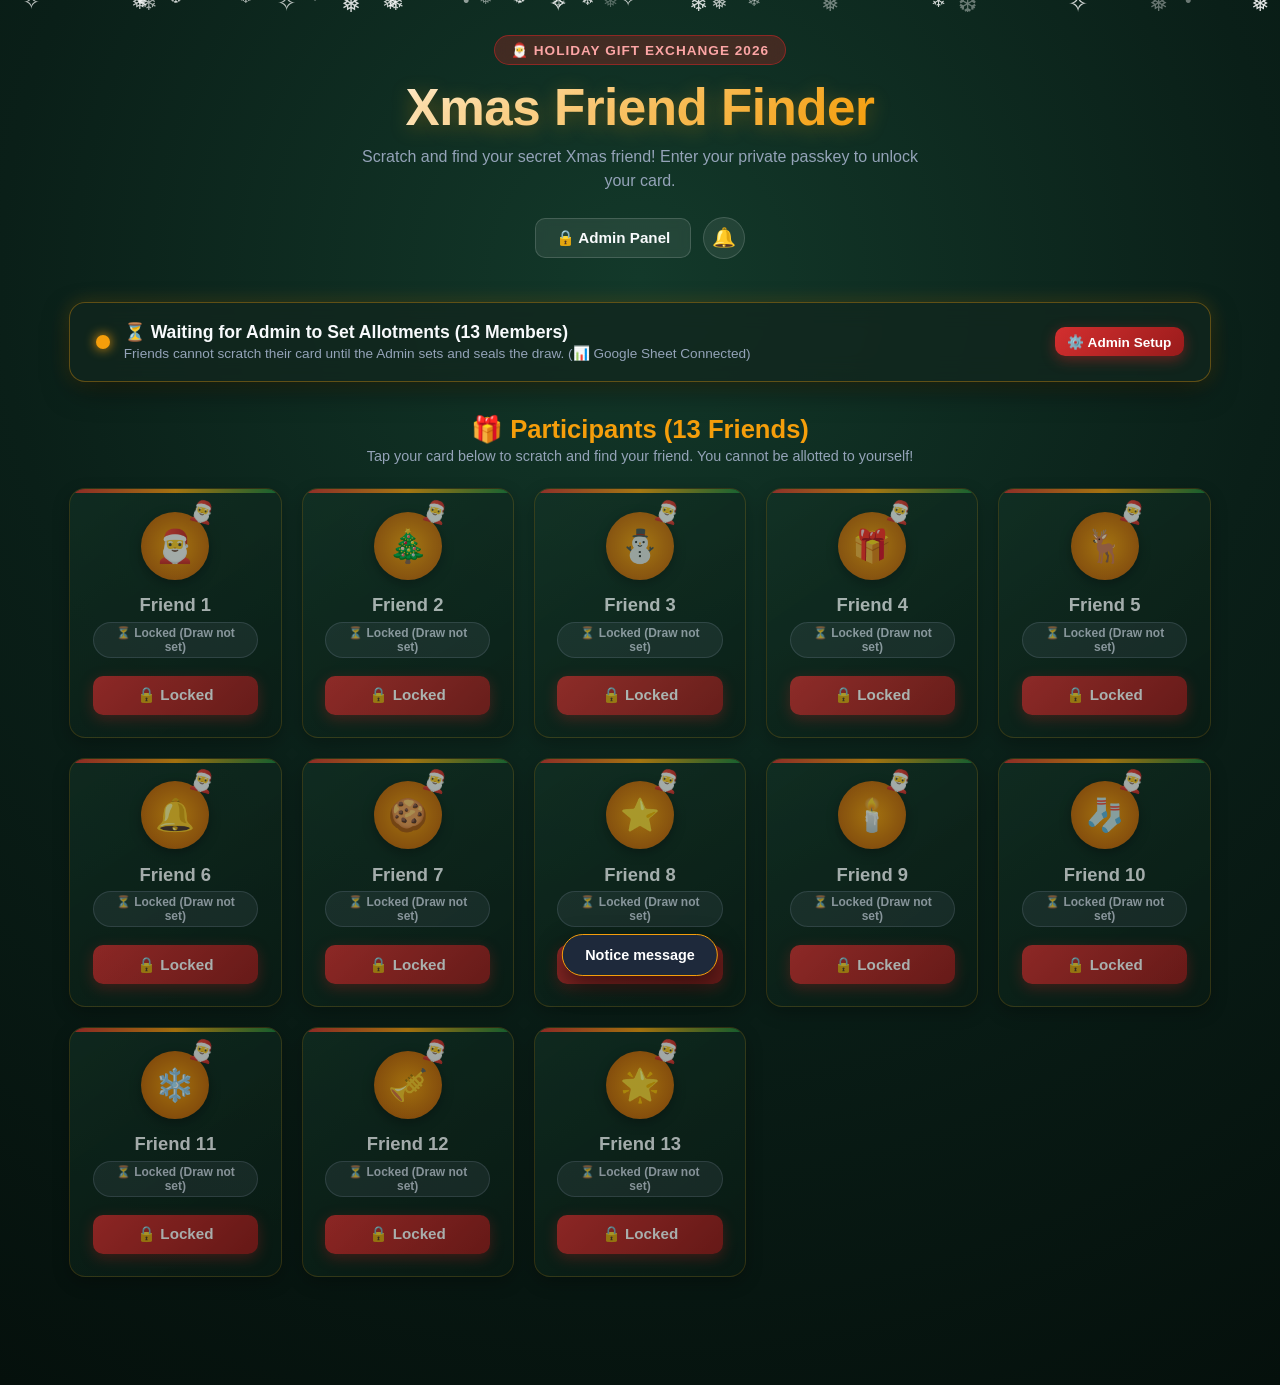
<file: xmas/index.html>
<!DOCTYPE html>
<html lang="en">
<head>
  <meta charset="UTF-8">
  <meta name="viewport" content="width=device-width, initial-scale=1.0, maximum-scale=1.0, user-scalable=no">
  <title>🎄 Xmas Friend Finder | Secret Scratch & Find</title>
  <meta name="description" content="Festive Secret Santa Scratch and Find Friend Finder. Hostable on GitHub Pages subdirectory with WhatsApp integration and Google Sheets database.">
  <link rel="stylesheet" href="./style.css">
</head>
<body>
  <!-- Falling Snow Layer -->
  <div id="snowContainer" class="snow-container"></div>

  <!-- Header -->
  <header>
    <div class="title-badge">🎅 Holiday Gift Exchange 2026</div>
    <h1>Xmas Friend Finder</h1>
    <p class="subtitle">
      Scratch and find your secret Xmas friend! Enter your private passkey to unlock your card.
    </p>

    <!-- Top Action Bar -->
    <div class="top-action-bar">
      <button id="openAdminBtn" class="btn btn-secondary" title="Admin Settings & Allotment Control">
        🔒 Admin Panel
      </button>
      <button id="soundToggleBtn" class="icon-pill" title="Toggle Sound Effects">
        🔔
      </button>
    </div>
  </header>

  <!-- Main Content Area -->
  <main>
    <!-- Status Banner -->
    <section id="statusBanner" class="status-banner">
      <!-- Injected via JavaScript -->
    </section>

    <!-- Friends Grid Section -->
    <section class="friends-grid-section">
      <div class="section-header">
        <h2>🎁 Participants (<span id="participantCount">13</span> Friends)</h2>
        <p style="font-size:0.9rem; color:var(--text-muted);">
          Tap your card below to scratch and find your friend. You cannot be allotted to yourself!
        </p>
      </div>
      <div id="friendsGrid" class="friends-grid">
        <!-- Injected via JavaScript -->
      </div>
    </section>
  </main>

  <!-- =========================================================================
       Friend Personal Secret Key Verification Modal
       ========================================================================= -->
  <div id="friendKeyModal" class="modal-backdrop">
    <div class="modal-dialog" style="max-width:400px; text-align:center;">
      <div style="font-size:2.8rem; margin-bottom:0.4rem;">🗝️</div>
      <h3 id="friendKeyTitle" style="font-size:1.35rem; margin-bottom:0.4rem; color:var(--festive-gold);">Enter Secret Passkey</h3>
      <p id="friendKeySubtitle" style="font-size:0.85rem; color:var(--text-muted); margin-bottom:1.2rem;">
        Please enter the private key given to you by the Admin to unlock your card.
      </p>

      <input type="text" id="friendKeyInput" class="name-input key-input-box" placeholder="ENTER KEY" maxlength="12" autocomplete="off" style="width:100%; margin-bottom:0.8rem;">
      <div id="friendKeyError" style="color:#f87171; font-size:0.85rem; margin-bottom:1rem; min-height:1.2rem;"></div>

      <div style="display:flex; gap:10px; justify-content:center;">
        <button id="friendKeyCancelBtn" class="btn btn-secondary" style="flex:1;">Cancel</button>
        <button id="friendKeySubmitBtn" class="btn btn-primary" style="flex:1;">✨ Unlock & Scratch</button>
      </div>
      <div style="margin-top:1rem; font-size:0.75rem; color:#64748b;">
        🔒 Kept private until Admin finishes the game.
      </div>
    </div>
  </div>

  <!-- =========================================================================
       Scratch Card Interactive Modal (Scratch and Find + Wishlists + Addresses)
       ========================================================================= -->
  <div id="scratchModal" class="modal-backdrop">
    <div class="modal-dialog">
      <button id="closeScratchBtn" class="modal-close-btn" title="Close Card">&times;</button>
      
      <!-- Modal Tabs: Switch between Reveal Friend, My Wishlist, and My Address -->
      <div class="modal-tabs">
        <button id="modalTabReveal" class="modal-tab-btn active">🎁 Friend</button>
        <button id="modalTabWishlist" class="modal-tab-btn">📝 Wishes (<span id="myWishlistBadgeCount">0</span>/5)</button>
        <button id="modalTabAddress" class="modal-tab-btn">📦 My Address</button>
      </div>

      <!-- Tab Content 1: Reveal / Scratch Card -->
      <div id="scratchTabContent">
        <div style="text-align:center;">
          <span style="font-size:0.8rem; text-transform:uppercase; letter-spacing:1px; color:var(--festive-gold);">🎄 Secret Holiday Mission 🎄</span>
          <h2 id="modalFriendTitle" style="font-size:1.6rem; color:#ffffff; margin:4px 0 8px;">Scratch & Find</h2>
          <p style="font-size:0.85rem; color:var(--text-muted); margin-bottom:1rem;">
            Swipe or drag across the golden foil to discover who you are gifting to!
          </p>
        </div>

        <!-- Scratch Box -->
        <div class="scratch-box-wrapper">
          <div class="scratch-stage">
            <!-- Revealed Content Underneath -->
            <div class="scratch-underlayer">
              <div class="underlayer-icon">🎁</div>
              <div class="underlayer-subtitle">Your Xmas Friend Is</div>
              <div id="revealedReceiverName" class="underlayer-name">Secret Friend</div>
              <div class="underlayer-wish">
                🌟 You are their Secret Santa! Keep it a surprise until gift day! 🎄
              </div>
            </div>
            <!-- Scratchable Canvas Overlay -->
            <canvas id="scratchCanvas" class="scratch-canvas"></canvas>
          </div>
        </div>

        <!-- Progress Meter (Clearly labeled so user knows what the % is for) -->
        <div style="display:flex; justify-content:space-between; align-items:center; margin-top:0.6rem; font-size:0.82rem; color:var(--text-muted);">
          <span>🪙 Foil Scratch Progress:</span>
          <span id="scratchProgressText" class="progress-label" style="font-weight:700; color:var(--festive-gold);">0%</span>
        </div>
        <div class="scratch-progress-box">
          <div class="progress-track">
            <div id="scratchProgressFill" class="progress-fill"></div>
          </div>
        </div>
        <div style="font-size:0.75rem; color:#64748b; text-align:center; margin-top:4px;">
          (Card reveals automatically once 40% of the foil is scratched!)
        </div>

        <!-- Revealed / Locked Notice -->
        <div id="alreadyRevealedNotice" class="already-revealed-notice" style="display:none;"></div>

        <!-- Receiver's Wishlist Display (Shown once revealed) -->
        <div id="receiverWishlistCard" class="receiver-wishlist-box" style="display:none;">
          <div class="receiver-wishlist-header">
            <h4 class="receiver-wishlist-title">🎁 <span id="receiverWishlistFriendName">Friend</span>'s Wishlist</h4>
            <span class="receiver-wishlist-badge">Max 5 ideas</span>
          </div>
          <div id="receiverWishlistContent">
            <!-- Populated dynamically -->
          </div>
        </div>

        <!-- Receiver's Postal / Shipping Address Display (Shown once revealed) -->
        <div id="receiverAddressCard" class="receiver-address-box" style="display:none;">
          <div class="receiver-address-header">
            <h4 class="receiver-address-title">📦 <span id="receiverAddressFriendName">Friend</span>'s Shipping Address</h4>
            <button id="copyReceiverAddressBtn" class="btn btn-secondary btn-sm" style="font-size:0.75rem; padding:3px 8px;">📋 Copy</button>
          </div>
          <div id="receiverAddressContent" class="receiver-address-content">
            <!-- Populated dynamically -->
          </div>
        </div>
      </div>

      <!-- Tab Content 2: My Own Wishlist -->
      <div id="wishlistTabContent" class="my-wishlist-panel" style="display:none;">
        <div style="text-align:center; margin-bottom:1rem;">
          <div style="font-size:2rem; margin-bottom:0.2rem;">📝</div>
          <h3 style="font-size:1.25rem; color:var(--festive-gold); margin-bottom:0.3rem;">My Holiday Wishlist</h3>
          <p style="font-size:0.85rem; color:var(--text-muted);">
            Add up to 5 gift ideas you would love from your Secret Santa!
          </p>
        </div>

        <div id="myWishlistItemsList" class="my-wishlist-items-list">
          <!-- Populated dynamically -->
        </div>

        <div id="myWishlistAddRow" style="display:flex; gap:8px; margin-top:1rem;">
          <input type="text" id="newWishlistItemInput" class="name-input" placeholder="e.g. Coffee mug, warm socks, book..." maxlength="70" style="flex:1; font-size:0.9rem;">
          <button id="addWishlistItemBtn" class="btn btn-secondary" style="background:rgba(34,197,94,0.2); border-color:#22c55e; color:#4ade80;">➕ Add</button>
        </div>
        <div id="wishlistNotice" style="font-size:0.8rem; margin-top:6px; min-height:1.2rem; color:var(--text-muted); text-align:center;"></div>

        <div style="display:flex; justify-content:space-between; align-items:center; margin-top:1.2rem; padding-top:1rem; border-top:1px solid rgba(255,255,255,0.1); flex-wrap:wrap; gap:8px;">
          <span style="font-size:0.8rem; color:var(--text-muted);"><span id="myWishlistCountText">0</span> of 5 items added</span>
          <button id="saveMyWishlistBtn" class="btn btn-gold">💾 Save Wishlist</button>
        </div>
        <div style="font-size:0.75rem; color:#64748b; text-align:center; margin-top:0.6rem;">
          💡 Your Secret Santa will see these gift ideas once they reveal your card!
        </div>
      </div>

      <!-- Tab Content 3: My Own Postal Address -->
      <div id="addressTabContent" class="my-address-panel" style="display:none;">
        <div style="text-align:center; margin-bottom:1rem;">
          <div style="font-size:2rem; margin-bottom:0.2rem;">📦</div>
          <h3 style="font-size:1.25rem; color:var(--festive-gold); margin-bottom:0.3rem;">My Delivery / Postal Address</h3>
          <p style="font-size:0.85rem; color:var(--text-muted);">
            Provide your postal address so your Secret Santa can courier or ship your gift!
          </p>
        </div>

        <div style="margin-bottom:1rem;">
          <label style="display:block; font-size:0.82rem; color:var(--text-muted); margin-bottom:6px;">
            Full Address (House/Flat No, Landmark, City, State, PIN code, Phone):
          </label>
          <textarea id="myAddressInput" class="name-input" rows="4" style="width:100%; resize:vertical; font-size:0.9rem; line-height:1.4; padding:10px;" placeholder="e.g.&#10;Flat 204, Green Heights&#10;Opposite City Mall, MG Road&#10;Bengaluru, Karnataka - 560001&#10;Ph: 9876543210"></textarea>
        </div>

        <div style="display:flex; justify-content:space-between; align-items:center; margin-top:1.2rem; padding-top:1rem; border-top:1px solid rgba(255,255,255,0.1); flex-wrap:wrap; gap:8px;">
          <span id="addressNotice" style="font-size:0.8rem; color:var(--text-muted);">Only visible to your Secret Santa.</span>
          <button id="saveMyAddressBtn" class="btn btn-gold">💾 Save Address</button>
        </div>
        <div style="font-size:0.75rem; color:#64748b; text-align:center; margin-top:0.6rem;">
          🔒 Confidential: Kept private and only revealed to the friend who drew you.
        </div>
      </div>
    </div>
  </div>

  <!-- =========================================================================
       Admin PIN Verification Modal
       ========================================================================= -->
  <div id="adminPinModal" class="modal-backdrop">
    <div class="modal-dialog" style="max-width:380px; text-align:center;">
      <div style="font-size:2.5rem; margin-bottom:0.5rem;">🔐</div>
      <h3 style="font-size:1.3rem; margin-bottom:0.4rem; color:var(--festive-gold);">Admin Authorization</h3>
      <p style="font-size:0.85rem; color:var(--text-muted); margin-bottom:1.2rem;">
        Enter your admin PIN to manage friend allotments, view secret keys, finish game, or reset.
      </p>

      <input type="password" id="adminPinInput" class="name-input" placeholder="Enter PIN (Default: 1225)" style="text-align:center; font-size:1.1rem; width:100%; margin-bottom:0.8rem;" maxlength="8">
      <div id="adminPinError" style="color:#f87171; font-size:0.85rem; margin-bottom:1rem; min-height:1.2rem;"></div>

      <div style="display:flex; gap:10px; justify-content:center;">
        <button id="adminPinCancelBtn" class="btn btn-secondary" style="flex:1;">Cancel</button>
        <button id="adminPinSubmitBtn" class="btn btn-primary" style="flex:1;">Unlock</button>
      </div>
      <div style="margin-top:1rem; font-size:0.75rem; color:#64748b;">Hint: Default passcode is <strong>1225</strong></div>
    </div>
  </div>

  <!-- =========================================================================
       Next Year Reset Options Modal (Preserve Members, Addresses & Wishes)
       ========================================================================= -->
  <div id="resetConfirmModal" class="modal-backdrop">
    <div class="modal-dialog" style="max-width:500px;">
      <div style="text-align:center; margin-bottom:1rem;">
        <div style="font-size:2.4rem; margin-bottom:0.3rem;">🔄</div>
        <h3 style="font-size:1.3rem; color:var(--festive-gold); margin-bottom:0.3rem;">Reset for Next Year</h3>
        <p style="font-size:0.85rem; color:var(--text-muted);">
          Choose how you would like to prepare the exchange for the new year:
        </p>
      </div>

      <div style="display:flex; flex-direction:column; gap:10px; margin-bottom:1.4rem;">
        <!-- Option 1: Keep Everything (Recommended) -->
        <label class="reset-option-card">
          <input type="radio" name="resetMode" value="keepAll" checked style="accent-color:var(--festive-gold);">
          <div>
            <strong style="color:#4ade80; font-size:0.95rem;">⭐ Keep Members, Addresses & Wishes (Recommended)</strong>
            <p style="font-size:0.8rem; color:var(--text-muted); margin-top:3px;">
              Wipes previous matches, clears scratch statuses, and generates brand new 4-digit secret keys. Keeps all members, WhatsApp numbers, postal addresses, and wishlists safe!
            </p>
          </div>
        </label>

        <!-- Option 2: Keep Members & Addresses, Clear Wishes -->
        <label class="reset-option-card">
          <input type="radio" name="resetMode" value="keepMembers" style="accent-color:var(--festive-gold);">
          <div>
            <strong style="color:var(--festive-gold); font-size:0.95rem;">📝 Keep Members & Addresses (Clear Wishes)</strong>
            <p style="font-size:0.8rem; color:var(--text-muted); margin-top:3px;">
              Keeps members and their postal addresses, but clears old wishlists so everyone can submit fresh gift ideas for next year.
            </p>
          </div>
        </label>

        <!-- Option 3: Full Reset -->
        <label class="reset-option-card">
          <input type="radio" name="resetMode" value="fullWipe" style="accent-color:var(--festive-gold);">
          <div>
            <strong style="color:#f87171; font-size:0.95rem;">⚠️ Full Factory Reset (Wipe Everything)</strong>
            <p style="font-size:0.8rem; color:var(--text-muted); margin-top:3px;">
              Wipes all data, addresses, and wishlists back to default sample members.
            </p>
          </div>
        </label>
      </div>

      <div style="display:flex; gap:10px; justify-content:flex-end;">
        <button id="cancelResetModalBtn" class="btn btn-secondary">Cancel</button>
        <button id="confirmResetModalBtn" class="btn btn-danger">Confirm Reset</button>
      </div>
    </div>
  </div>

  <!-- =========================================================================
       Admin Control Dashboard Modal
       ========================================================================= -->
  <div id="adminModal" class="modal-backdrop">
    <div class="modal-dialog" style="max-width:680px;">
      <button id="closeAdminBtn" class="modal-close-btn" title="Close Admin">&times;</button>
      
      <div style="display:flex; align-items:center; gap:10px; margin-bottom:1rem;">
        <span style="font-size:1.8rem;">⚙️</span>
        <div>
          <h2 style="font-size:1.4rem; color:var(--festive-gold);">Admin Control Center</h2>
          <p style="font-size:0.8rem; color:var(--text-muted);">Manage members, WhatsApp numbers, keys, Google Sheet database, or reset.</p>
        </div>
      </div>

      <!-- Tabs -->
      <div class="admin-tabs">
        <button class="tab-btn active" data-tab="tabDraw">🎲 Allotment & Members</button>
        <button class="tab-btn" data-tab="tabMaster">📋 Master List</button>
        <button class="tab-btn" data-tab="tabWishlists">🎁 Wishes & Addresses</button>
        <button class="tab-btn" data-tab="tabShare">💬 WhatsApp & Keys</button>
        <button class="tab-btn" data-tab="tabSettings">⚙️ Database & PIN</button>
      </div>

      <!-- Tab 1: Allotment & Names -->
      <div id="tabDraw" class="tab-content" style="display:block;">
        <div id="adminDrawStatusNote"></div>

        <!-- Admin Exclusivity Option -->
        <div style="background:rgba(255,255,255,0.06); border:1px solid rgba(255,255,255,0.15); border-radius:8px; padding:10px 14px; margin-bottom:1rem; display:flex; align-items:center; justify-content:space-between; gap:12px; flex-wrap:wrap;">
          <div>
            <strong style="color:var(--festive-gold); font-size:0.92rem;">🛡️ Admin Role (Exclusivity)</strong>
            <p style="font-size:0.8rem; color:var(--text-muted); margin-top:2px;">
              Mark whether Admin participates in the exchange or is strictly organizer.
            </p>
          </div>
          <label style="display:flex; align-items:center; gap:8px; cursor:pointer; font-size:0.85rem; font-weight:600; color:#fff;">
            <input type="checkbox" id="adminExcludedCheckbox" style="width:18px; height:18px; accent-color:var(--festive-gold);">
            <span>Exclude Admin from Draw (Organizer Only)</span>
          </label>
        </div>

        <div style="display:flex; justify-content:space-between; align-items:center; margin-bottom:0.6rem; flex-wrap:wrap; gap:8px;">
          <div>
            <h4 style="font-size:0.95rem; color:#f1f5f9;">Members & WhatsApp Numbers (<span id="adminMemberCount">13</span>)</h4>
            <p style="font-size:0.8rem; color:var(--text-muted);">Enter name and phone number (e.g. +919876543210) for direct WhatsApp sending.</p>
          </div>
          <button id="addMemberBtn" class="btn btn-secondary btn-sm" style="background:rgba(34, 197, 94, 0.2); border-color:#22c55e; color:#4ade80;">
            ➕ Add Member
          </button>
        </div>

        <div id="adminNamesGrid" class="admin-names-grid">
          <!-- Populated via JavaScript -->
        </div>

        <div style="display:flex; gap:10px; flex-wrap:wrap; justify-content:flex-end;">
          <button id="saveNamesBtn" class="btn btn-secondary">💾 Save Names & Numbers</button>
          <button id="triggerDrawBtn" class="btn btn-gold">🎅 Set & Seal Allotments</button>
          <button id="finishGameBtn" class="btn btn-gold" style="display:none;">🏁 Finish Game (No Keys Needed)</button>
          <button id="reopenGameBtn" class="btn btn-secondary" style="display:none;">🔒 Re-lock with Keys</button>
          <button id="resetDrawBtn" class="btn btn-danger" style="display:none;">🔄 Reset / New Year Draw</button>
        </div>
      </div>

      <!-- Tab 2: Master List (Spoiler protected) -->
      <div id="tabMaster" class="tab-content" style="display:none;">
        <div style="display:flex; justify-content:space-between; align-items:center; margin-bottom:0.8rem;">
          <h4 style="font-size:0.95rem; color:#f1f5f9;">Confidential Pairings & Keys</h4>
          <button id="toggleAllSpoilersBtn" class="btn btn-secondary btn-sm">👁️ Reveal All Matches</button>
        </div>
        <p style="font-size:0.8rem; color:var(--text-muted); margin-bottom:0.8rem;">
          Matches are blurred to protect surprises. Tap on any blurred cell to inspect.
        </p>
        <table class="master-table">
          <thead>
            <tr>
              <th>Friend (Giver)</th>
              <th>Secret Key</th>
              <th>Assigned Match (Receiver)</th>
              <th>Shipping Address</th>
              <th>Status</th>
            </tr>
          </thead>
          <tbody id="masterTableBody">
            <!-- Populated via JavaScript -->
          </tbody>
        </table>
      </div>

      <!-- Tab: Wishes & Addresses Overview -->
      <div id="tabWishlists" class="tab-content" style="display:none;">
        <div style="display:flex; justify-content:space-between; align-items:center; margin-bottom:0.6rem; flex-wrap:wrap; gap:8px;">
          <h4 style="font-size:0.95rem; color:#f1f5f9;">Participant Wishlists & Postal Addresses</h4>
          <span style="font-size:0.8rem; color:#4ade80;">Preserved on Annual Reset</span>
        </div>
        <p style="font-size:0.8rem; color:var(--text-muted); margin-bottom:1rem;">
          Review gift ideas and postal shipping addresses provided by participants.
        </p>
        <div id="adminWishlistsGrid" class="admin-wishlist-grid">
          <!-- Populated via JavaScript -->
        </div>
      </div>

      <!-- Tab 3: Shareable Keys & WhatsApp -->
      <div id="tabShare" class="tab-content" style="display:none;">
        <div style="display:flex; justify-content:space-between; align-items:center; margin-bottom:0.6rem; flex-wrap:wrap; gap:8px;">
          <h4 style="font-size:0.95rem; color:#f1f5f9;">Distribute Keys via WhatsApp</h4>
          <button id="copyAllKeysSummaryBtn" class="btn btn-gold btn-sm">📋 Copy All Keys Cheat-Sheet</button>
        </div>
        <p style="font-size:0.8rem; color:var(--text-muted); margin-bottom:1rem;">
          Send each friend their secret passkey. Clicking the WhatsApp button opens chat directly with their phone number!
        </p>
        <div id="shareLinksList" class="share-links-list">
          <!-- Populated via JavaScript -->
        </div>
      </div>

      <!-- Tab 4: Settings & Google Sheets Database -->
      <div id="tabSettings" class="tab-content" style="display:none;">
        <!-- Google Sheets Cloud Database Integration -->
        <div style="background:rgba(0,0,0,0.3); border:1px solid rgba(255,255,255,0.15); border-radius:8px; padding:1.2rem; max-width:540px; margin-bottom:1.5rem;">
          <div style="display:flex; justify-content:space-between; align-items:center; margin-bottom:0.5rem; flex-wrap:wrap; gap:8px;">
            <strong style="color:var(--festive-gold); font-size:1rem;">📊 Google Sheets Cloud Database</strong>
            <span id="sheetConnectionBadge" class="friend-badge badge-waiting">⚪ LocalStorage Only</span>
          </div>
          <p style="font-size:0.8rem; color:var(--text-muted); margin-bottom:0.8rem; line-height:1.4;">
            Paste your Google Apps Script Web App URL to automatically sync pairings, passkeys, and scratch status directly to a Google Sheet!
          </p>

          <div style="display:flex; gap:8px; margin-bottom:0.6rem; flex-wrap:wrap;">
            <input type="url" id="sheetApiUrlInput" class="name-input" placeholder="https://script.google.com/macros/s/.../exec" style="flex:1; min-width:240px; font-size:0.85rem;">
            <button id="saveSheetUrlBtn" class="btn btn-gold btn-sm">🔗 Connect</button>
            <button id="testSheetBtn" class="btn btn-secondary btn-sm">🔄 Sync</button>
          </div>
          <div id="sheetSyncNotice" style="font-size:0.8rem; color:#4ade80; min-height:1.2rem;"></div>
          <div style="font-size:0.75rem; color:#94a3b8; margin-top:4px;">
            Setup Guide: See <strong>GOOGLE_SHEET_SETUP.md</strong> in your project files.
          </div>
        </div>

        <!-- Admin PIN Change -->
        <h4 style="font-size:0.95rem; color:#f1f5f9; margin-bottom:0.6rem;">Admin Security & PIN Change</h4>
        <p style="font-size:0.85rem; color:var(--text-muted); margin-bottom:1.2rem;">
          Change your admin passcode to keep the control center secure.
        </p>

        <div style="background:rgba(0,0,0,0.3); border:1px solid rgba(255,255,255,0.15); border-radius:8px; padding:1.2rem; max-width:440px;">
          <div style="margin-bottom:1rem;">
            <label style="font-size:0.8rem; color:var(--text-muted); display:block; margin-bottom:4px;">Current Active PIN</label>
            <div id="currentPinDisplay" style="font-family:monospace; font-size:1.2rem; color:var(--festive-gold); font-weight:700;">1225</div>
          </div>

          <label style="font-size:0.8rem; color:var(--text-muted); display:block; margin-bottom:6px;">Enter New PIN (at least 4 digits/characters):</label>
          <div style="display:flex; gap:8px; margin-bottom:0.8rem;">
            <input type="text" id="newAdminPinInput" class="name-input" placeholder="e.g. 2026" maxlength="12" style="flex:1; font-family:monospace; font-size:1.1rem; text-align:center;">
            <button id="saveNewPinBtn" class="btn btn-gold">Update PIN</button>
          </div>
          <div id="pinChangeNotice" style="font-size:0.85rem; color:#4ade80; min-height:1.2rem;"></div>
        </div>
      </div>

    </div>
  </div>

  <!-- Toast Notice -->
  <div id="toastNotice" class="toast-notice">Notice message</div>

  <!-- Scripts: Relative paths for GitHub Pages subfolder compatibility -->
  <script src="./confetti.js"></script>
  <script src="./app.js"></script>
</body>
</html>
</file>
<file: xmas/style.css>
/* ==========================================================================
   Christmas Friend Finder - Stylesheet
   Modern, festive holiday theme optimized for desktop & mobile GitHub Pages
   ========================================================================== */

:root {
  --bg-gradient-top: #0a1f18;
  --bg-gradient-bottom: #05100c;
  --primary-red: #d32f2f;
  --primary-red-hover: #b71c1c;
  --festive-gold: #f59e0b;
  --festive-gold-light: #fef3c7;
  --pine-green: #15803d;
  --pine-green-dark: #0f4c28;
  --accent-snow: #f8fafc;
  --card-bg: rgba(18, 38, 30, 0.75);
  --card-border: rgba(245, 158, 11, 0.35);
  --text-main: #f8fafc;
  --text-muted: #94a3b8;
  --foil-metallic: #d1d5db;
  --shadow-holiday: 0 10px 30px -5px rgba(0, 0, 0, 0.6), 0 0 20px rgba(245, 158, 11, 0.2);
  --radius-lg: 16px;
  --radius-md: 10px;
  --radius-sm: 6px;
}

* {
  box-sizing: border-box;
  margin: 0;
  padding: 0;
  -webkit-tap-highlight-color: transparent;
}

body {
  font-family: 'Segoe UI', -apple-system, BlinkMacSystemFont, Roboto, Oxygen, Ubuntu, Cantarell, sans-serif;
  background: radial-gradient(circle at 50% 20%, #13392a 0%, var(--bg-gradient-top) 50%, var(--bg-gradient-bottom) 100%);
  color: var(--text-main);
  min-height: 100vh;
  position: relative;
  overflow-x: hidden;
  padding-bottom: 60px;
}

/* Snowflake falling animation layer */
.snow-container {
  position: fixed;
  top: 0;
  left: 0;
  width: 100%;
  height: 100%;
  pointer-events: none;
  z-index: 1;
  overflow: hidden;
}

.snowflake {
  position: absolute;
  top: -10px;
  color: #fff;
  opacity: 0.75;
  user-select: none;
  pointer-events: none;
  animation: fall linear infinite;
}

@keyframes fall {
  0% {
    transform: translateY(0) rotate(0deg);
  }
  100% {
    transform: translateY(105vh) rotate(360deg);
  }
}

/* Header & Navigation */
header {
  position: relative;
  z-index: 10;
  text-align: center;
  padding: 2.2rem 1rem 1.2rem;
}

.title-badge {
  display: inline-flex;
  align-items: center;
  gap: 8px;
  background: rgba(220, 38, 38, 0.25);
  border: 1px solid rgba(220, 38, 38, 0.5);
  color: #fca5a5;
  padding: 6px 16px;
  border-radius: 9999px;
  font-size: 0.85rem;
  font-weight: 600;
  text-transform: uppercase;
  letter-spacing: 1px;
  margin-bottom: 0.8rem;
  backdrop-filter: blur(8px);
}

h1 {
  font-size: clamp(2rem, 5vw, 3.2rem);
  font-weight: 800;
  background: linear-gradient(135deg, #ffffff 20%, var(--festive-gold) 70%, #fef3c7 100%);
  -webkit-background-clip: text;
  -webkit-text-fill-color: transparent;
  text-shadow: 0 4px 20px rgba(245, 158, 11, 0.3);
  margin-bottom: 0.5rem;
  letter-spacing: -0.5px;
}

.subtitle {
  font-size: 1rem;
  color: var(--text-muted);
  max-width: 580px;
  margin: 0 auto 1.5rem;
  line-height: 1.5;
}

/* Quick Bar / Admin trigger */
.top-action-bar {
  display: flex;
  justify-content: center;
  align-items: center;
  gap: 12px;
  flex-wrap: wrap;
  margin-bottom: 1.5rem;
}

.btn {
  display: inline-flex;
  align-items: center;
  justify-content: center;
  gap: 8px;
  padding: 0.65rem 1.25rem;
  font-size: 0.95rem;
  font-weight: 600;
  border-radius: var(--radius-md);
  border: none;
  cursor: pointer;
  transition: all 0.2s cubic-bezier(0.4, 0, 0.2, 1);
  text-decoration: none;
  user-select: none;
}

.btn-primary {
  background: linear-gradient(135deg, var(--primary-red) 0%, #991b1b 100%);
  color: white;
  box-shadow: 0 4px 14px rgba(220, 38, 38, 0.4);
}

.btn-primary:hover {
  transform: translateY(-2px);
  box-shadow: 0 6px 20px rgba(220, 38, 38, 0.6);
}

.btn-gold {
  background: linear-gradient(135deg, #f59e0b 0%, #b45309 100%);
  color: #1a1002;
  font-weight: 700;
  box-shadow: 0 4px 14px rgba(245, 158, 11, 0.4);
}

.btn-gold:hover {
  transform: translateY(-2px);
  box-shadow: 0 6px 20px rgba(245, 158, 11, 0.6);
}

.btn-secondary {
  background: rgba(255, 255, 255, 0.08);
  color: var(--text-main);
  border: 1px solid rgba(255, 255, 255, 0.15);
  backdrop-filter: blur(6px);
}

.btn-secondary:hover {
  background: rgba(255, 255, 255, 0.16);
  border-color: rgba(255, 255, 255, 0.3);
}

.btn-danger {
  background: rgba(239, 68, 68, 0.15);
  border: 1px solid rgba(239, 68, 68, 0.5);
  color: #f87171;
}

.btn-danger:hover {
  background: #dc2626;
  color: white;
}

.btn-sm {
  padding: 0.4rem 0.8rem;
  font-size: 0.85rem;
}

/* Sound toggle pill */
.icon-pill {
  width: 42px;
  height: 42px;
  border-radius: 50%;
  display: inline-flex;
  align-items: center;
  justify-content: center;
  background: rgba(255, 255, 255, 0.08);
  border: 1px solid rgba(255, 255, 255, 0.15);
  cursor: pointer;
  color: var(--festive-gold);
  font-size: 1.2rem;
  transition: all 0.2s;
}

.icon-pill:hover {
  background: rgba(255, 255, 255, 0.2);
  transform: scale(1.05);
}

/* Main Container */
main {
  position: relative;
  z-index: 10;
  max-width: 1180px;
  margin: 0 auto;
  padding: 0 1.2rem;
}

/* Status Banner */
.status-banner {
  display: flex;
  align-items: center;
  justify-content: space-between;
  gap: 1rem;
  flex-wrap: wrap;
  background: var(--card-bg);
  border: 1px solid var(--card-border);
  border-radius: var(--radius-lg);
  padding: 1.2rem 1.6rem;
  margin-bottom: 2rem;
  box-shadow: var(--shadow-holiday);
  backdrop-filter: blur(12px);
}

.status-info {
  display: flex;
  align-items: center;
  gap: 14px;
}

.status-dot {
  width: 14px;
  height: 14px;
  border-radius: 50%;
  position: relative;
}

.status-dot.active {
  background: #22c55e;
  box-shadow: 0 0 12px #22c55e;
}

.status-dot.active::after {
  content: '';
  position: absolute;
  inset: -4px;
  border-radius: 50%;
  border: 2px solid #22c55e;
  animation: pulse-ring 2s infinite;
}

.status-dot.pending {
  background: #f59e0b;
  box-shadow: 0 0 12px #f59e0b;
}

@keyframes pulse-ring {
  0% { transform: scale(0.9); opacity: 0.8; }
  100% { transform: scale(1.8); opacity: 0; }
}

.status-text h3 {
  font-size: 1.1rem;
  font-weight: 700;
  margin-bottom: 2px;
}

.status-text p {
  font-size: 0.85rem;
  color: var(--text-muted);
}

/* Grid of Friends Cards */
.friends-grid-section {
  margin-bottom: 3rem;
}

.section-header {
  text-align: center;
  margin-bottom: 1.5rem;
}

.section-header h2 {
  font-size: 1.6rem;
  color: var(--festive-gold);
  margin-bottom: 0.3rem;
}

.friends-grid {
  display: grid;
  grid-template-columns: repeat(auto-fit, minmax(210px, 1fr));
  gap: 1.25rem;
}

.friend-card {
  background: linear-gradient(145deg, rgba(21, 53, 40, 0.85) 0%, rgba(10, 28, 20, 0.95) 100%);
  border: 1px solid rgba(245, 158, 11, 0.25);
  border-radius: var(--radius-lg);
  padding: 1.4rem;
  display: flex;
  flex-direction: column;
  align-items: center;
  text-align: center;
  position: relative;
  overflow: hidden;
  transition: all 0.25s ease;
  box-shadow: 0 6px 18px rgba(0, 0, 0, 0.4);
  cursor: pointer;
}

.friend-card::before {
  content: '';
  position: absolute;
  top: 0;
  left: 0;
  right: 0;
  height: 4px;
  background: linear-gradient(90deg, #d32f2f, #f59e0b, #15803d);
}

.friend-card:hover:not(.locked-disabled) {
  transform: translateY(-4px);
  border-color: rgba(245, 158, 11, 0.6);
  box-shadow: 0 12px 28px rgba(0, 0, 0, 0.6), 0 0 15px rgba(245, 158, 11, 0.2);
}

.friend-card.locked-disabled {
  opacity: 0.65;
  cursor: not-allowed;
}

.friend-avatar {
  width: 68px;
  height: 68px;
  border-radius: 50%;
  background: radial-gradient(circle, #f59e0b 0%, #b45309 100%);
  display: flex;
  align-items: center;
  justify-content: center;
  font-size: 2rem;
  margin-bottom: 0.9rem;
  box-shadow: 0 4px 12px rgba(0, 0, 0, 0.4);
  position: relative;
}

.friend-avatar .hat-decor {
  position: absolute;
  top: -12px;
  right: -6px;
  font-size: 1.3rem;
  transform: rotate(15deg);
}

.friend-name {
  font-size: 1.15rem;
  font-weight: 700;
  color: var(--text-main);
  margin-bottom: 0.35rem;
  word-break: break-word;
}

.friend-badge {
  font-size: 0.75rem;
  padding: 3px 10px;
  border-radius: 999px;
  font-weight: 600;
  margin-bottom: 1rem;
}

.badge-ready {
  background: rgba(34, 197, 94, 0.18);
  color: #4ade80;
  border: 1px solid rgba(34, 197, 94, 0.3);
}

.badge-scratched {
  background: rgba(245, 158, 11, 0.18);
  color: #fcd34d;
  border: 1px solid rgba(245, 158, 11, 0.3);
}

.badge-waiting {
  background: rgba(148, 163, 184, 0.15);
  color: #cbd5e1;
  border: 1px solid rgba(148, 163, 184, 0.3);
}

.card-action-btn {
  margin-top: auto;
  width: 100%;
}

/* ==========================================================================
   Scratch Card Modal & Interactive Canvas
   ========================================================================== */

.modal-backdrop {
  position: fixed;
  inset: 0;
  background: rgba(0, 0, 0, 0.85);
  backdrop-filter: blur(10px);
  z-index: 1000;
  display: flex;
  align-items: center;
  justify-content: center;
  padding: 1rem;
  opacity: 0;
  pointer-events: none;
  transition: opacity 0.25s ease;
}

.modal-backdrop.show {
  opacity: 1;
  pointer-events: auto;
}

.modal-dialog {
  background: linear-gradient(160deg, #123326 0%, #0a1f17 100%);
  border: 2px solid var(--festive-gold);
  border-radius: var(--radius-lg);
  width: 100%;
  max-width: 540px;
  max-height: 92vh;
  overflow-y: auto;
  box-shadow: 0 20px 50px rgba(0, 0, 0, 0.8), 0 0 30px rgba(245, 158, 11, 0.3);
  position: relative;
  transform: scale(0.92);
  transition: transform 0.25s cubic-bezier(0.34, 1.56, 0.64, 1);
  padding: 1.8rem;
}

.modal-backdrop.show .modal-dialog {
  transform: scale(1);
}

.modal-close-btn {
  position: absolute;
  top: 14px;
  right: 14px;
  width: 36px;
  height: 36px;
  background: rgba(255, 255, 255, 0.1);
  border: 1px solid rgba(255, 255, 255, 0.2);
  color: white;
  border-radius: 50%;
  font-size: 1.2rem;
  cursor: pointer;
  display: flex;
  align-items: center;
  justify-content: center;
  transition: all 0.2s;
  z-index: 20;
}

.modal-close-btn:hover {
  background: var(--primary-red);
  transform: rotate(90deg);
}

/* Scratch Container */
.scratch-box-wrapper {
  margin: 1.2rem 0 0.8rem;
  position: relative;
  border-radius: var(--radius-md);
  overflow: hidden;
  box-shadow: 0 10px 25px rgba(0,0,0,0.5);
  border: 2px dashed rgba(245, 158, 11, 0.5);
}

.scratch-stage {
  position: relative;
  width: 100%;
  height: 250px;
  user-select: none;
}

/* Revealed secret message underneath */
.scratch-underlayer {
  position: absolute;
  inset: 0;
  background: radial-gradient(circle, #7f1d1d 0%, #450a0a 100%);
  display: flex;
  flex-direction: column;
  align-items: center;
  justify-content: center;
  text-align: center;
  padding: 1.5rem;
  z-index: 1;
}

.underlayer-icon {
  font-size: 2.8rem;
  margin-bottom: 0.4rem;
  animation: bounce-gentle 2s infinite ease-in-out;
}

@keyframes bounce-gentle {
  0%, 100% { transform: translateY(0); }
  50% { transform: translateY(-8px); }
}

.underlayer-subtitle {
  font-size: 0.85rem;
  text-transform: uppercase;
  letter-spacing: 1.5px;
  color: #fca5a5;
  margin-bottom: 0.2rem;
}

.underlayer-name {
  font-size: 2.2rem;
  font-weight: 800;
  color: #fef08a;
  text-shadow: 0 2px 10px rgba(0, 0, 0, 0.6);
  margin-bottom: 0.5rem;
  line-height: 1.1;
}

.underlayer-wish {
  font-size: 0.85rem;
  color: #cbd5e1;
  max-width: 85%;
  line-height: 1.4;
}

/* The interactive scratch canvas overlay */
.scratch-canvas {
  position: absolute;
  inset: 0;
  width: 100%;
  height: 100%;
  z-index: 2;
  cursor: grab;
  touch-action: none;
  transition: opacity 0.5s ease;
}

.scratch-canvas:active {
  cursor: grabbing;
}

/* Scratch Progress Bar */
.scratch-progress-box {
  display: flex;
  align-items: center;
  gap: 12px;
  margin-top: 0.4rem;
}

.progress-track {
  flex: 1;
  height: 9px;
  background: rgba(255, 255, 255, 0.1);
  border-radius: 999px;
  overflow: hidden;
}

.progress-fill {
  height: 100%;
  width: 0%;
  background: linear-gradient(90deg, #f59e0b, #22c55e);
  transition: width 0.15s ease-out;
}

.progress-label {
  font-size: 0.85rem;
  font-weight: 700;
  color: var(--festive-gold);
  min-width: 45px;
  text-align: right;
}

/* Already Scratched Banner in Modal */
.already-revealed-notice {
  background: rgba(245, 158, 11, 0.15);
  border: 1px solid rgba(245, 158, 11, 0.4);
  border-radius: var(--radius-md);
  padding: 1rem;
  text-align: center;
  margin-top: 1rem;
}

/* Admin Dashboard Modal */
.admin-tabs {
  display: flex;
  gap: 8px;
  border-bottom: 1px solid rgba(255, 255, 255, 0.15);
  margin-bottom: 1.25rem;
  padding-bottom: 0.5rem;
  overflow-x: auto;
}

.tab-btn {
  background: none;
  border: none;
  color: var(--text-muted);
  font-size: 0.95rem;
  font-weight: 600;
  padding: 0.5rem 0.9rem;
  cursor: pointer;
  border-radius: var(--radius-sm);
  transition: all 0.2s;
  white-space: nowrap;
}

.tab-btn.active {
  color: var(--festive-gold);
  background: rgba(245, 158, 11, 0.15);
}

/* Member Card in Admin Panel */
.admin-names-grid {
  display: flex;
  flex-direction: column;
  gap: 0.75rem;
  margin-bottom: 1.5rem;
  max-height: 380px;
  overflow-y: auto;
  padding-right: 6px;
}

.member-edit-card {
  background: rgba(0, 0, 0, 0.3);
  border: 1px solid rgba(255, 255, 255, 0.1);
  border-radius: var(--radius-sm);
  padding: 0.75rem 0.9rem;
  display: flex;
  flex-direction: column;
  gap: 6px;
}

.member-edit-header {
  display: flex;
  justify-content: space-between;
  align-items: center;
  font-size: 0.8rem;
  font-weight: 600;
  color: var(--text-muted);
}

.member-edit-inputs {
  display: flex;
  gap: 8px;
  align-items: center;
  flex-wrap: wrap;
}

.btn-icon-danger {
  background: rgba(239, 68, 68, 0.15);
  border: 1px solid rgba(239, 68, 68, 0.3);
  color: #f87171;
  border-radius: 4px;
  padding: 4px 8px;
  font-size: 0.8rem;
  cursor: pointer;
  transition: all 0.2s;
}

.btn-icon-danger:hover {
  background: #dc2626;
  color: white;
}

.name-input {
  background: rgba(0, 0, 0, 0.4);
  border: 1px solid rgba(255, 255, 255, 0.2);
  border-radius: var(--radius-sm);
  padding: 0.55rem 0.75rem;
  color: white;
  font-size: 0.9rem;
  outline: none;
  transition: border-color 0.2s;
}

.name-input:focus {
  border-color: var(--festive-gold);
  box-shadow: 0 0 8px rgba(245, 158, 11, 0.3);
}

/* Friend Personal Secret Passkey Styling */
.key-input-box {
  letter-spacing: 4px;
  font-family: monospace, 'Courier New', Courier;
  font-size: 1.35rem !important;
  font-weight: 700;
  text-align: center;
  text-transform: uppercase;
}

.friend-key-badge {
  display: inline-flex;
  align-items: center;
  gap: 6px;
  background: rgba(245, 158, 11, 0.18);
  border: 1px dashed var(--festive-gold);
  color: var(--festive-gold-light);
  font-family: monospace, 'Courier New', Courier;
  font-weight: 700;
  font-size: 0.92rem;
  padding: 2px 8px;
  border-radius: var(--radius-sm);
  letter-spacing: 1px;
}

/* Master list spoiler table */
.master-table {
  width: 100%;
  border-collapse: collapse;
  margin: 1rem 0;
  font-size: 0.9rem;
}

.master-table th, .master-table td {
  padding: 0.6rem 0.8rem;
  border: 1px solid rgba(255, 255, 255, 0.1);
  text-align: left;
}

.master-table th {
  background: rgba(245, 158, 11, 0.15);
  color: var(--festive-gold);
}

.master-table tr:nth-child(even) {
  background: rgba(255, 255, 255, 0.03);
}

.spoiler-hidden {
  filter: blur(8px);
  user-select: none;
  transition: filter 0.3s;
  cursor: pointer;
}

.spoiler-hidden:hover {
  filter: blur(3px);
}

/* Share Links Box */
.share-links-list {
  display: flex;
  flex-direction: column;
  gap: 0.85rem;
  max-height: 380px;
  overflow-y: auto;
  padding-right: 4px;
}

.share-link-item {
  display: flex;
  align-items: center;
  justify-content: space-between;
  gap: 10px;
  background: rgba(0, 0, 0, 0.3);
  border: 1px solid rgba(255, 255, 255, 0.1);
  padding: 0.75rem 0.9rem;
  border-radius: var(--radius-sm);
  flex-wrap: wrap;
}

.share-link-name {
  font-weight: 700;
  font-size: 0.95rem;
  color: var(--festive-gold-light);
  display: flex;
  align-items: center;
  gap: 8px;
  flex-wrap: wrap;
}

/* Toast Notification */
.toast-notice {
  position: fixed;
  bottom: 24px;
  left: 50%;
  transform: translateX(-50%) translateY(100px);
  background: #1e293b;
  border: 1px solid var(--festive-gold);
  color: white;
  padding: 0.75rem 1.4rem;
  border-radius: 999px;
  font-size: 0.9rem;
  font-weight: 600;
  box-shadow: 0 10px 25px rgba(0,0,0,0.5);
  display: flex;
  align-items: center;
  gap: 8px;
  z-index: 10000;
  transition: transform 0.3s cubic-bezier(0.34, 1.56, 0.64, 1);
  pointer-events: none;
}

.toast-notice.show {
  transform: translateX(-50%) translateY(0);
}

/* Mobile adjustments */
@media (max-width: 640px) {
  header {
    padding: 1.5rem 1rem 1rem;
  }
  
  .status-banner {
    flex-direction: column;
    text-align: center;
  }
  
  .status-info {
    flex-direction: column;
    gap: 8px;
  }

  .friends-grid {
    grid-template-columns: 1fr;
  }

  .share-link-item {
    flex-direction: column;
    align-items: flex-start;
  }
}

/* ==========================================================================
   Wishlist Component Styles (Max 5 items per member)
   ========================================================================== */
.modal-tabs {
  display: flex;
  background: rgba(0, 0, 0, 0.4);
  border-radius: 12px;
  padding: 4px;
  margin-bottom: 1.2rem;
  border: 1px solid rgba(255, 255, 255, 0.1);
}

.modal-tab-btn {
  flex: 1;
  padding: 8px 12px;
  border-radius: 8px;
  font-size: 0.85rem;
  font-weight: 600;
  border: none;
  background: transparent;
  color: var(--text-muted);
  cursor: pointer;
  transition: all 0.2s ease;
  display: flex;
  align-items: center;
  justify-content: center;
  gap: 6px;
}

.modal-tab-btn:hover {
  color: #fff;
}

.modal-tab-btn.active {
  background: linear-gradient(135deg, rgba(212, 175, 55, 0.25), rgba(15, 76, 40, 0.4));
  color: var(--festive-gold);
  border: 1px solid rgba(212, 175, 55, 0.4);
  box-shadow: 0 4px 12px rgba(0, 0, 0, 0.25);
}

/* Receiver Wishlist Box (Under revealed card) */
.receiver-wishlist-box {
  margin-top: 1.2rem;
  background: rgba(15, 76, 40, 0.22);
  border: 1px solid rgba(74, 222, 128, 0.35);
  border-radius: 12px;
  padding: 14px 16px;
  text-align: left;
}

.receiver-wishlist-header {
  display: flex;
  align-items: center;
  justify-content: space-between;
  margin-bottom: 8px;
  padding-bottom: 6px;
  border-bottom: 1px solid rgba(255, 255, 255, 0.1);
}

.receiver-wishlist-title {
  font-size: 0.95rem;
  font-weight: 700;
  color: var(--festive-gold);
  display: flex;
  align-items: center;
  gap: 6px;
  margin: 0;
}

.receiver-wishlist-badge {
  font-size: 0.72rem;
  padding: 2px 8px;
  border-radius: 10px;
  background: rgba(245, 158, 11, 0.2);
  border: 1px solid rgba(245, 158, 11, 0.4);
  color: #fbbf24;
  font-weight: 600;
}

.receiver-wishlist-item {
  display: flex;
  align-items: flex-start;
  gap: 8px;
  padding: 8px 10px;
  background: rgba(255, 255, 255, 0.05);
  border-radius: 8px;
  margin-bottom: 6px;
  font-size: 0.88rem;
  color: #f1f5f9;
  line-height: 1.4;
  border: 1px solid rgba(255, 255, 255, 0.06);
}

.receiver-wishlist-item:last-child {
  margin-bottom: 0;
}

.receiver-wishlist-empty {
  font-size: 0.82rem;
  color: var(--text-muted);
  font-style: italic;
  padding: 6px 0;
  text-align: center;
}

/* My Wishlist Panel */
.my-wishlist-panel {
  padding: 4px 0;
}

.my-wishlist-items-list {
  display: flex;
  flex-direction: column;
  gap: 8px;
  margin-top: 1rem;
}

.my-wishlist-item-row {
  display: flex;
  align-items: center;
  justify-content: space-between;
  gap: 10px;
  padding: 8px 12px;
  background: rgba(255, 255, 255, 0.06);
  border: 1px solid rgba(255, 255, 255, 0.12);
  border-radius: 8px;
  transition: background 0.2s;
}

.my-wishlist-item-row:hover {
  background: rgba(255, 255, 255, 0.09);
}

.wishlist-item-num {
  font-size: 0.8rem;
  font-weight: 700;
  color: var(--festive-gold);
  width: 20px;
}

.wishlist-item-text {
  flex: 1;
  font-size: 0.88rem;
  color: #f8fafc;
  word-break: break-word;
}

.wishlist-item-delete-btn {
  background: rgba(239, 68, 68, 0.18);
  border: 1px solid rgba(239, 68, 68, 0.4);
  color: #f87171;
  border-radius: 6px;
  width: 28px;
  height: 28px;
  display: flex;
  align-items: center;
  justify-content: center;
  cursor: pointer;
  font-size: 0.8rem;
  transition: all 0.2s;
}

.wishlist-item-delete-btn:hover {
  background: rgba(239, 68, 68, 0.4);
  color: #ffffff;
}

/* Wishlist Badge on Grid Participant Card */
.wishlist-pill {
  display: inline-flex;
  align-items: center;
  gap: 4px;
  font-size: 0.72rem;
  padding: 2px 8px;
  border-radius: 12px;
  background: rgba(245, 158, 11, 0.15);
  border: 1px solid rgba(245, 158, 11, 0.3);
  color: #fbbf24;
  margin-top: 4px;
}

/* Admin Wishlist Tab */
.admin-wishlist-grid {
  display: grid;
  grid-template-columns: repeat(auto-fill, minmax(280px, 1fr));
  gap: 12px;
  margin-top: 1rem;
}

.admin-wishlist-card {
  background: rgba(0, 0, 0, 0.3);
  border: 1px solid rgba(255, 255, 255, 0.12);
  border-radius: 10px;
  padding: 12px 14px;
}

.admin-wishlist-card-header {
  display: flex;
  justify-content: space-between;
  align-items: center;
  margin-bottom: 8px;
  padding-bottom: 6px;
  border-bottom: 1px solid rgba(255, 255, 255, 0.08);
}

/* ==========================================================================
   Postal Address & Next Year Reset Styles
   ========================================================================== */
.receiver-address-box {
  margin-top: 1rem;
  background: rgba(30, 58, 138, 0.22);
  border: 1px solid rgba(96, 165, 250, 0.35);
  border-radius: 12px;
  padding: 14px 16px;
  text-align: left;
}

.receiver-address-header {
  display: flex;
  align-items: center;
  justify-content: space-between;
  margin-bottom: 8px;
  padding-bottom: 6px;
  border-bottom: 1px solid rgba(255, 255, 255, 0.1);
}

.receiver-address-title {
  font-size: 0.95rem;
  font-weight: 700;
  color: #93c5fd;
  display: flex;
  align-items: center;
  gap: 6px;
  margin: 0;
}

.receiver-address-content {
  font-size: 0.88rem;
  color: #f1f5f9;
  line-height: 1.5;
  white-space: pre-wrap;
  word-break: break-word;
  background: rgba(255, 255, 255, 0.05);
  padding: 10px 12px;
  border-radius: 8px;
  border: 1px solid rgba(255, 255, 255, 0.06);
}

.receiver-address-empty {
  font-size: 0.82rem;
  color: var(--text-muted);
  font-style: italic;
  padding: 6px 0;
  text-align: center;
}

/* My Address Panel */
.my-address-panel {
  padding: 4px 0;
}

/* Address Badge on Grid Participant Card */
.address-pill {
  display: inline-flex;
  align-items: center;
  gap: 4px;
  font-size: 0.72rem;
  padding: 2px 8px;
  border-radius: 12px;
  background: rgba(59, 130, 246, 0.16);
  border: 1px solid rgba(96, 165, 250, 0.35);
  color: #93c5fd;
  margin-top: 4px;
}

/* Reset Options Cards in Next Year Reset Modal */
.reset-option-card {
  display: flex;
  align-items: flex-start;
  gap: 12px;
  padding: 12px 14px;
  background: rgba(255, 255, 255, 0.05);
  border: 1px solid rgba(255, 255, 255, 0.12);
  border-radius: 10px;
  cursor: pointer;
  transition: all 0.2s ease;
}

.reset-option-card:hover {
  background: rgba(255, 255, 255, 0.09);
  border-color: rgba(212, 175, 55, 0.4);
}

.reset-option-card input[type="radio"] {
  margin-top: 3px;
  width: 18px;
  height: 18px;
  cursor: pointer;
}
</file>
